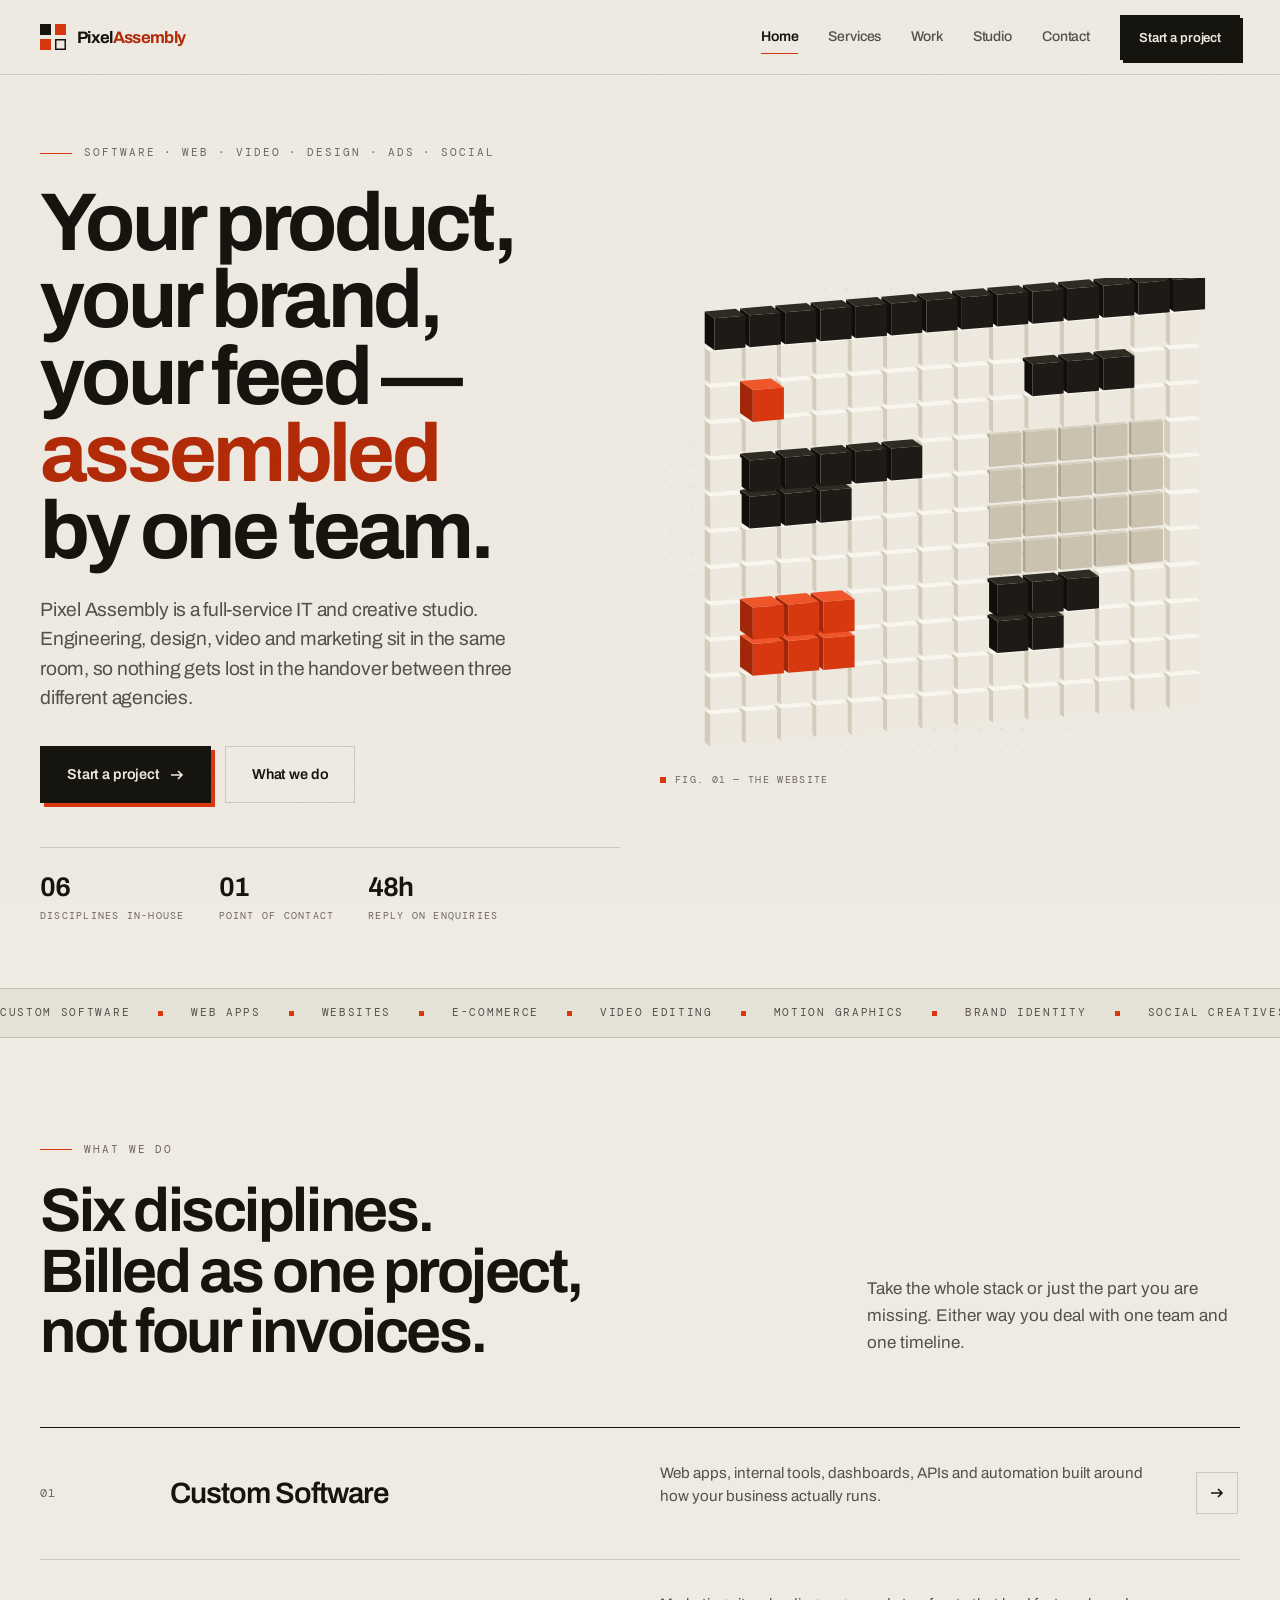
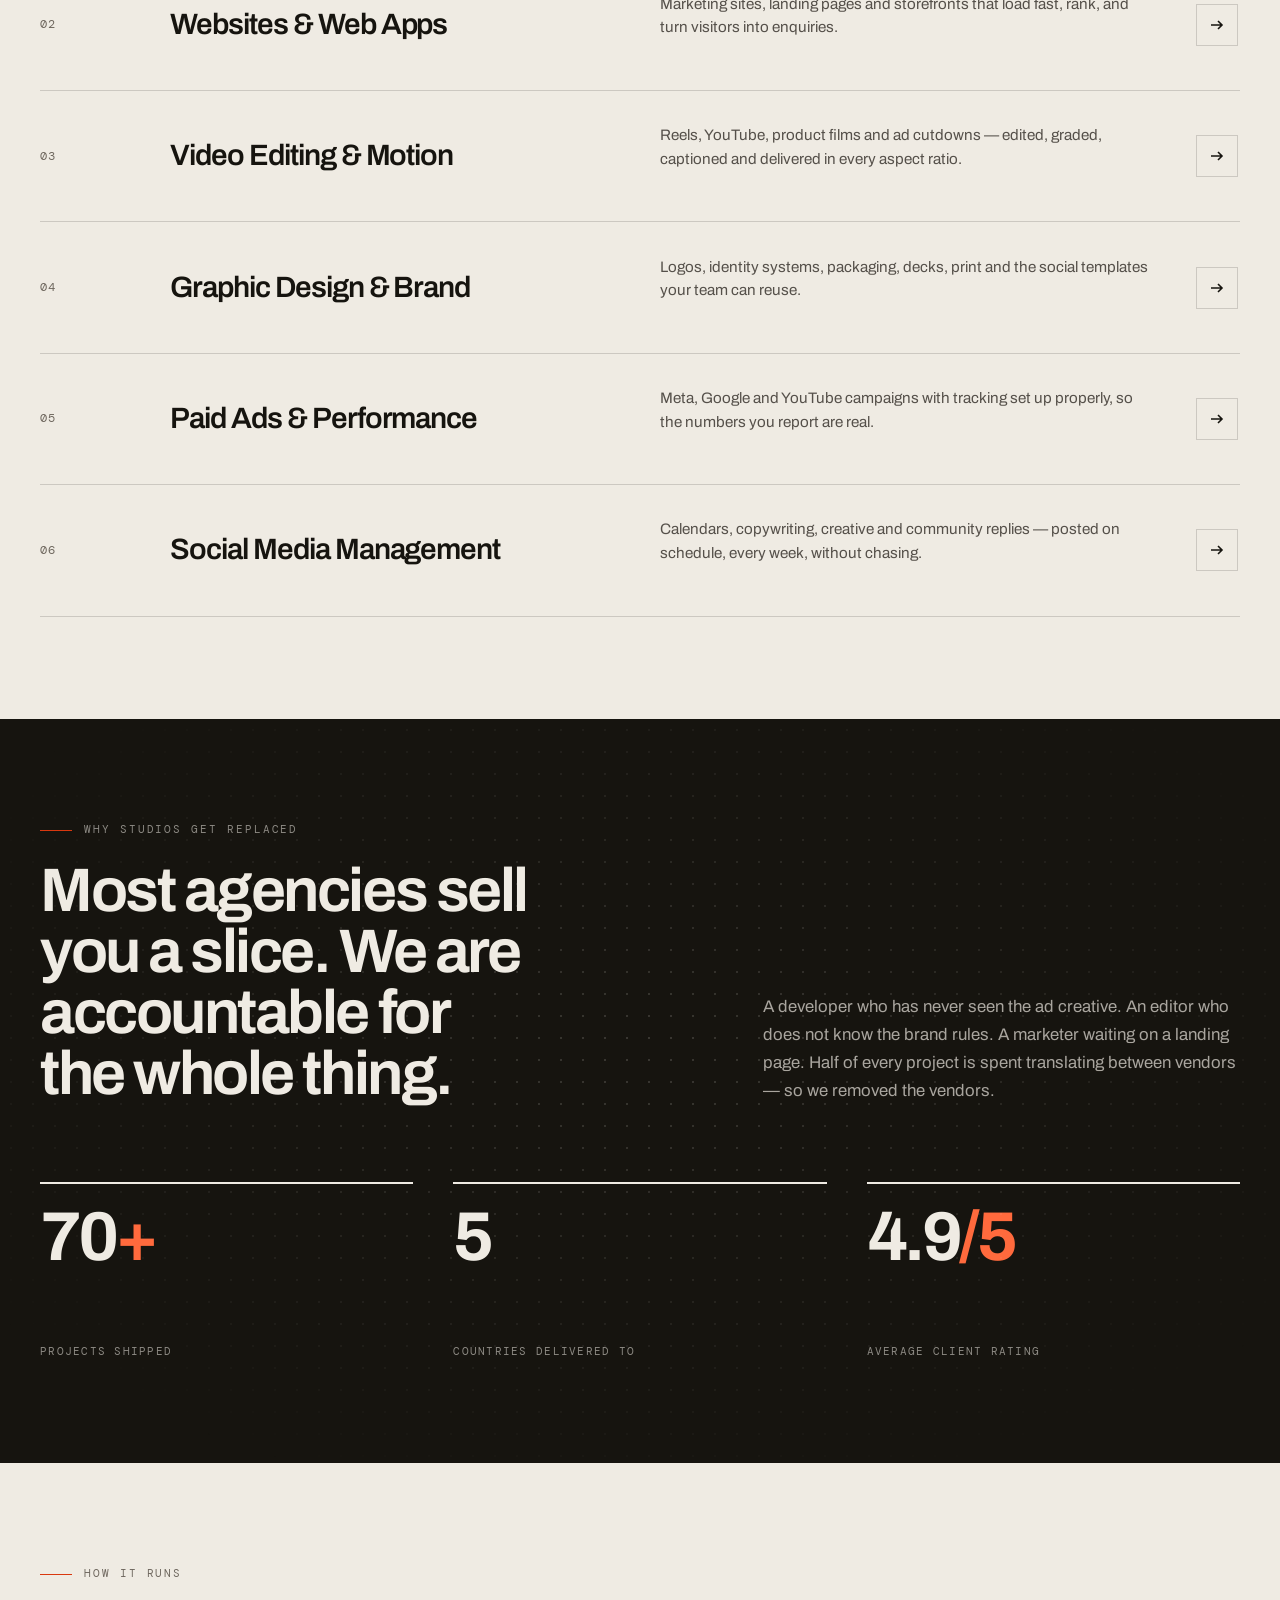
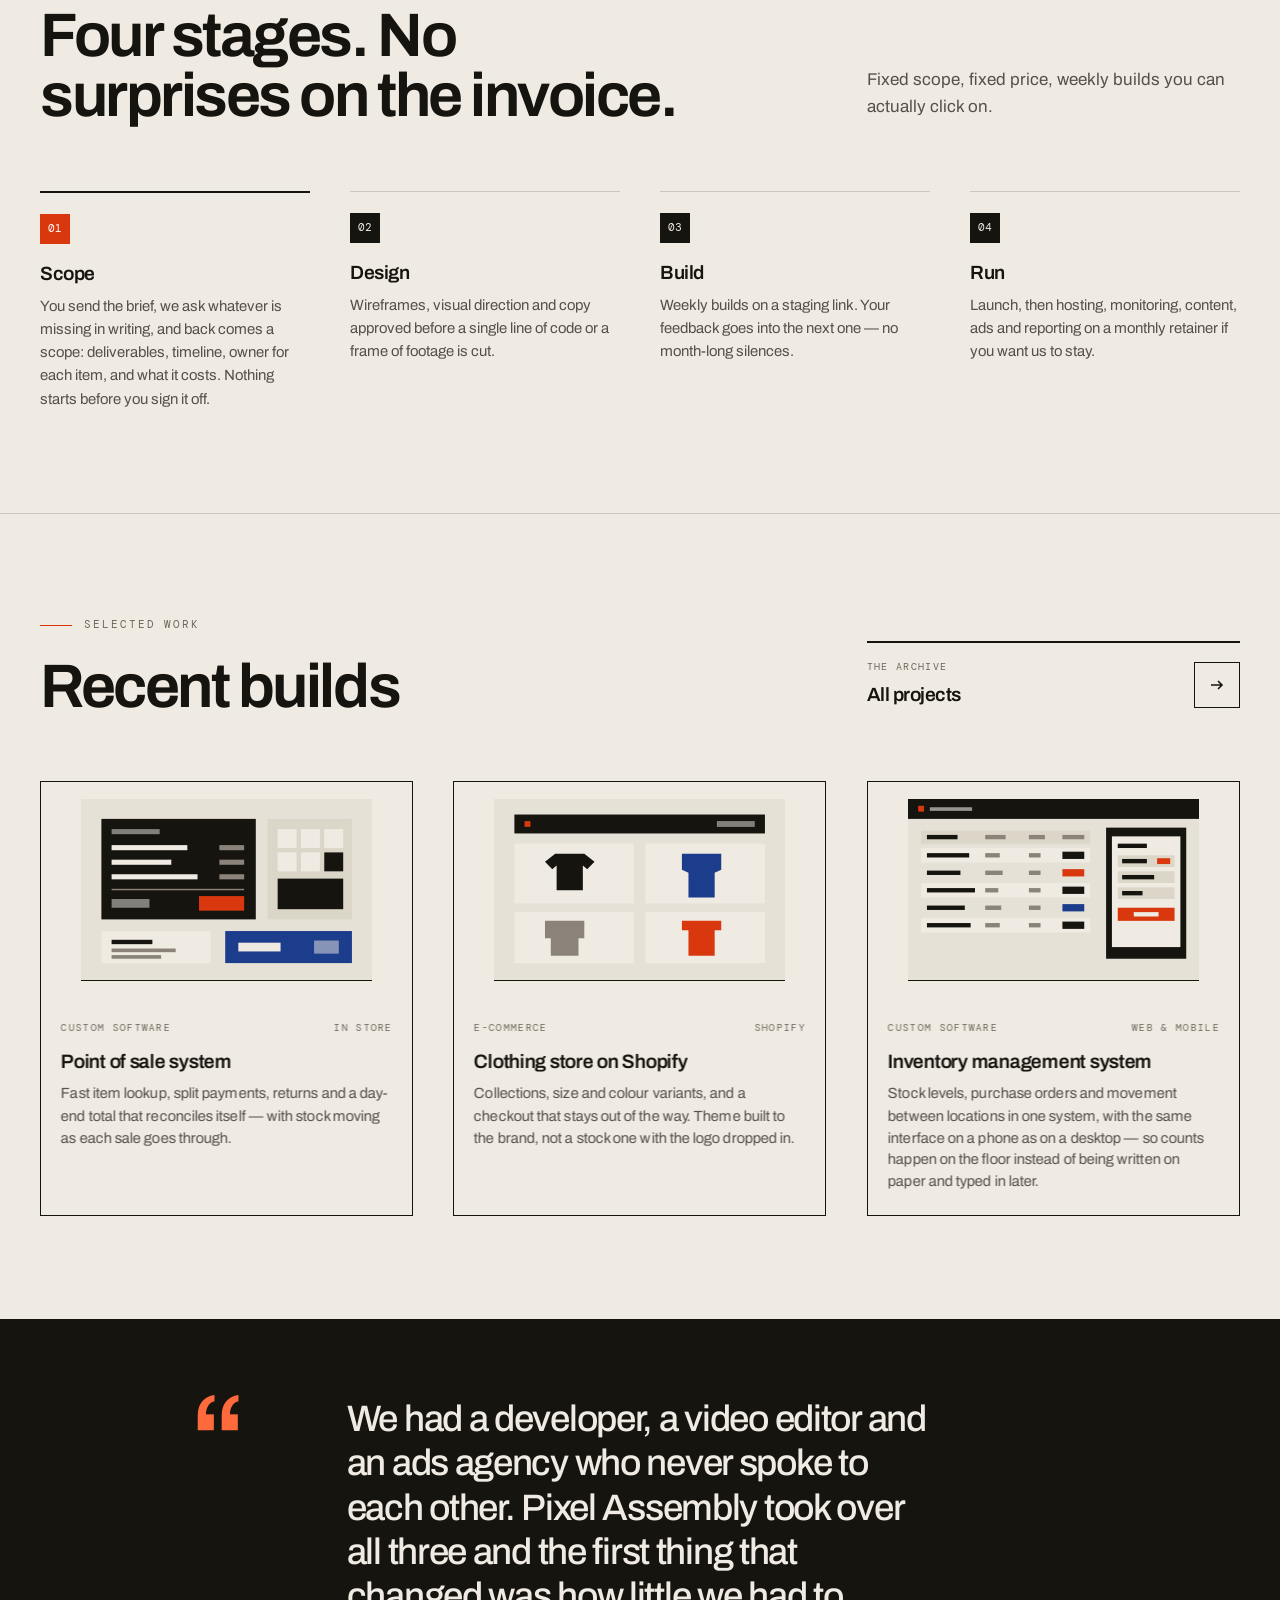
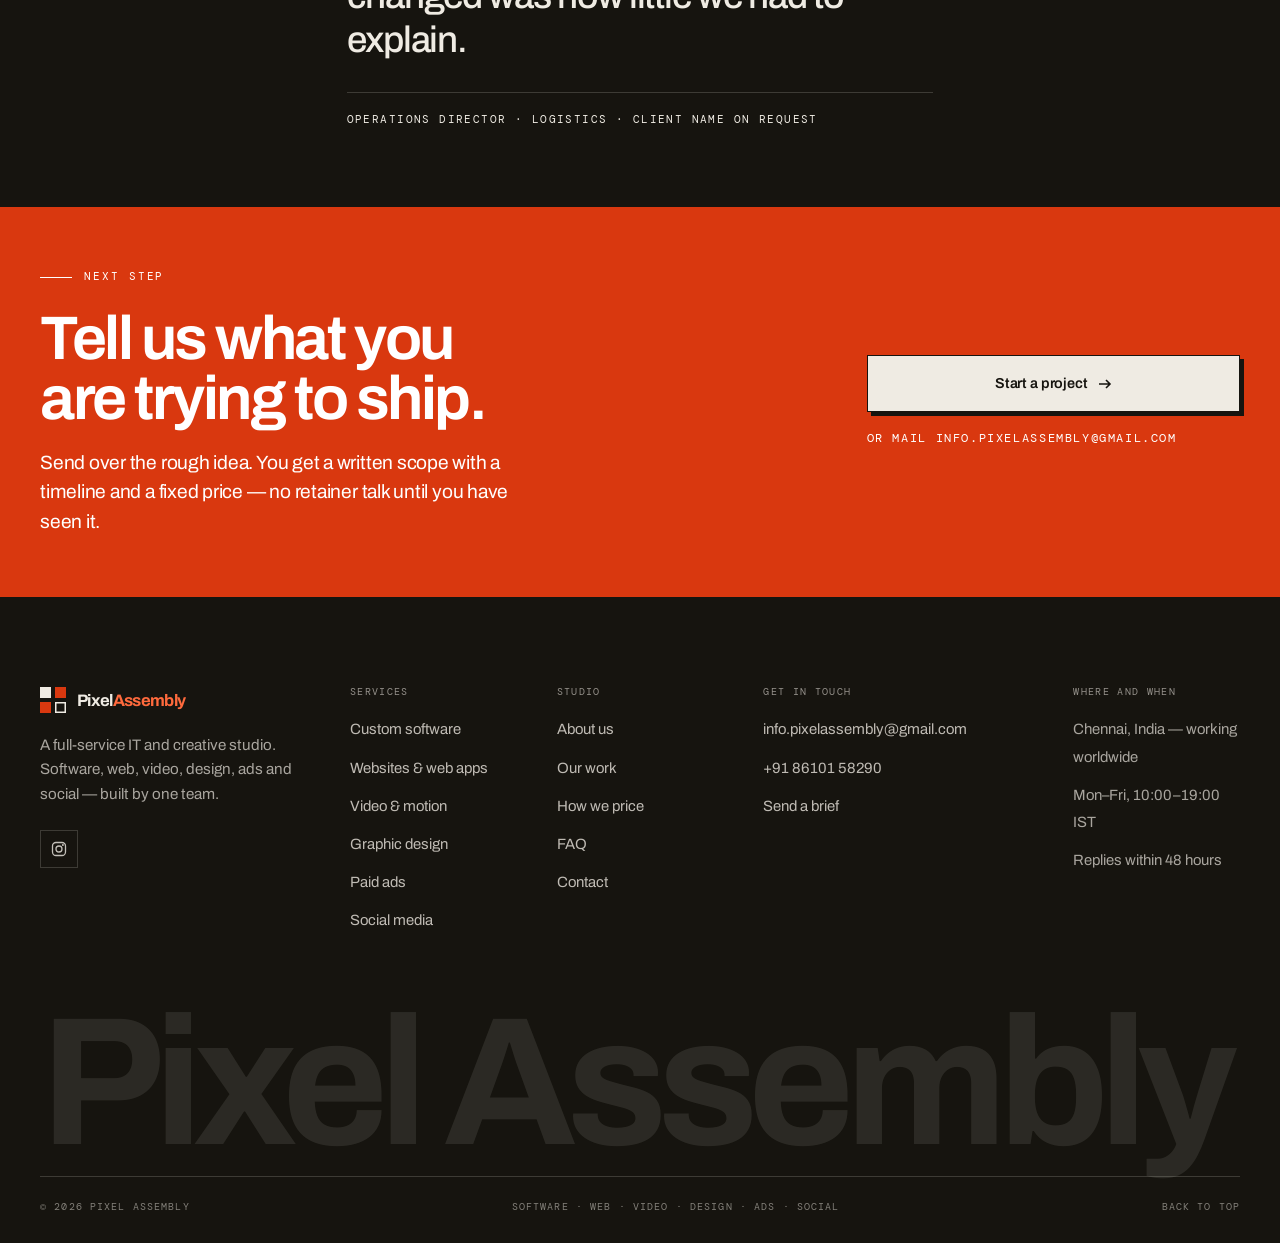
<file: index.html>
<!doctype html>
<html lang="en">
<head>
<meta charset="utf-8">
<meta name="viewport" content="width=device-width, initial-scale=1">
<title>Pixel Assembly — Software, Websites, Video, Design &amp; Ads</title>
<meta name="description" content="Pixel Assembly is a full-service IT and creative studio: custom software, websites, video editing, graphic design, paid ads and social media management — one team, one point of contact.">
<link rel="canonical" href="https://pixelassembly.studio/">
<meta name="theme-color" content="#efebe3">

<meta property="og:type" content="website">
<meta property="og:site_name" content="Pixel Assembly">
<meta property="og:title" content="Pixel Assembly — Software, Websites, Video, Design &amp; Ads">
<meta property="og:description" content="Custom software, websites, video, design, ads and social — handled by one team, so nothing gets lost between agencies.">
<meta property="og:url" content="https://pixelassembly.studio/">
<meta name="twitter:card" content="summary_large_image">

<link rel="icon" href="assets/img/favicon.svg" type="image/svg+xml">
<link rel="preconnect" href="https://fonts.googleapis.com">
<link rel="preconnect" href="https://fonts.gstatic.com" crossorigin>
<link rel="stylesheet" href="https://fonts.googleapis.com/css2?family=Archivo:ital,wght@0,100..900;1,100..900&family=DM+Mono:wght@400;500&display=swap">
<link rel="stylesheet" href="assets/css/styles.css">

<script type="application/ld+json">
{
  "@context": "https://schema.org",
  "@type": "ProfessionalService",
  "name": "Pixel Assembly",
  "description": "Full-service IT and creative studio: custom software, websites, video editing, graphic design, paid advertising and social media management.",
  "url": "https://pixelassembly.studio/",
  "email": "info.pixelassembly@gmail.com",
  "telephone": "+91-86101-58290",
  "address": {
    "@type": "PostalAddress",
    "addressLocality": "Chennai",
    "addressRegion": "Tamil Nadu",
    "addressCountry": "IN"
  },
  "areaServed": "Worldwide",
  "makesOffer": [
    { "@type": "Offer", "itemOffered": { "@type": "Service", "name": "Custom software development" } },
    { "@type": "Offer", "itemOffered": { "@type": "Service", "name": "Website design and development" } },
    { "@type": "Offer", "itemOffered": { "@type": "Service", "name": "Video editing and motion graphics" } },
    { "@type": "Offer", "itemOffered": { "@type": "Service", "name": "Graphic design and brand identity" } },
    { "@type": "Offer", "itemOffered": { "@type": "Service", "name": "Paid advertising and performance marketing" } },
    { "@type": "Offer", "itemOffered": { "@type": "Service", "name": "Social media management" } }
  ]
}
</script>
</head>
<body>
<a class="skip" href="#main">Skip to content</a>

<!-- ============================================================ header -->
<header class="hdr">
  <div class="container hdr__in">
    <a class="brand" href="index.html" aria-label="Pixel Assembly — home">
      <svg class="brand__mark" viewBox="0 0 26 26" aria-hidden="true">
        <rect width="11" height="11" fill="#16140F"/>
        <rect x="15" width="11" height="11" fill="#D9380F"/>
        <rect y="15" width="11" height="11" fill="#D9380F"/>
        <rect x="15.75" y="15.75" width="9.5" height="9.5" fill="none" stroke="#16140F" stroke-width="1.5"/>
      </svg>
      <span class="brand__txt">Pixel<span>Assembly</span></span>
    </a>

    <nav class="nav" id="nav" aria-label="Primary">
      <a href="index.html" aria-current="page">Home</a>
      <a href="services.html">Services</a>
      <a href="work.html">Work</a>
      <a href="about.html">Studio</a>
      <a href="contact.html">Contact</a>
      <a class="btn btn--solid btn--sm" href="contact.html">Start a project</a>
    </nav>

    <button class="burger" id="burger" type="button" aria-expanded="false" aria-controls="nav" aria-label="Open menu">
      <span></span><span></span><span></span>
    </button>
  </div>
</header>

<main id="main">

  <!-- ========================================================== hero -->
  <section class="hero">
    <div class="container hero__grid">
      <div class="hero__copy">
        <p class="eyebrow">Software &middot; Web &middot; Video &middot; Design &middot; Ads &middot; Social</p>
        <h1 class="d1 balance">Your product, your brand, your feed &mdash; <em>assembled</em> by one team.</h1>
        <p class="lede hero__lede">Pixel Assembly is a full-service IT and creative studio. Engineering, design, video and marketing sit in the same room, so nothing gets lost in the handover between three different agencies.</p>

        <div class="btn-row">
          <a class="btn btn--solid" href="contact.html">
            Start a project
            <svg width="14" height="14" viewBox="0 0 14 14" fill="none" aria-hidden="true"><path d="M1 7h11M8 3l4 4-4 4" stroke="currentColor" stroke-width="1.6"/></svg>
          </a>
          <a class="btn btn--ghost" href="services.html">What we do</a>
        </div>

        <div class="hero__meta">
          <div><b>06</b><span>Disciplines in-house</span></div>
          <div><b>01</b><span>Point of contact</span></div>
          <div><b>48h</b><span>Reply on enquiries</span></div>
        </div>
      </div>

      <div class="hero__stage">
        <div class="dots" aria-hidden="true"></div>
        <!-- A lattice of cubes that rises into the things a client ends up
             with — their site, their brand, their feed, an edit, a campaign,
             the build underneath — then re-forms into the next. Drawn by
             assets/js/main.js; the figure maps are at the top of that file. -->
        <div class="stage3d" aria-hidden="true">
          <canvas class="stage3d__cv" id="assembly"></canvas>
        </div>
        <p class="stage3d__cap" id="assembly-cap" aria-hidden="true">Fig. 01 &mdash; the website</p>
      </div>
    </div>
  </section>

  <!-- ======================================================== ticker -->
  <div class="ticker" aria-hidden="true">
    <div class="ticker__track">
      <div class="ticker__set">
        <span class="ticker__item">Custom software</span>
        <span class="ticker__item">Web apps</span>
        <span class="ticker__item">Websites</span>
        <span class="ticker__item">E-commerce</span>
        <span class="ticker__item">Video editing</span>
        <span class="ticker__item">Motion graphics</span>
        <span class="ticker__item">Brand identity</span>
        <span class="ticker__item">Social creatives</span>
        <span class="ticker__item">Meta ads</span>
        <span class="ticker__item">Google ads</span>
        <span class="ticker__item">SEO</span>
        <span class="ticker__item">Content calendars</span>
        <span class="ticker__item">UI / UX</span>
        <span class="ticker__item">Mobile apps</span>
        <span class="ticker__item">API integrations</span>
        <span class="ticker__item">Automation</span>
      </div>
    </div>
  </div>

  <!-- ===================================================== what we do -->
  <section class="sect" id="services">
    <div class="container">
      <div class="sect-head" data-reveal>
        <div class="sect-head__title">
          <p class="eyebrow">What we do</p>
          <h2 class="d2 balance">Six disciplines. Billed as one project, not four invoices.</h2>
        </div>
        <div class="sect-head__aside">
          <p class="soft">Take the whole stack or just the part you are missing. Either way you deal with one team and one timeline.</p>
        </div>
      </div>

      <ol class="ledger" data-reveal>
        <li class="ledger__row">
          <span class="ledger__num">01</span>
          <h3 class="ledger__name">Custom Software</h3>
          <p class="ledger__desc">Web apps, internal tools, dashboards, APIs and automation built around how your business actually runs.</p>
          <a class="ledger__go" href="services.html#software" aria-label="Custom software">
            <svg width="14" height="14" viewBox="0 0 14 14" fill="none" aria-hidden="true"><path d="M1 7h11M8 3l4 4-4 4" stroke="currentColor" stroke-width="1.6"/></svg>
          </a>
        </li>
        <li class="ledger__row">
          <span class="ledger__num">02</span>
          <h3 class="ledger__name">Websites &amp; Web Apps</h3>
          <p class="ledger__desc">Marketing sites, landing pages and storefronts that load fast, rank, and turn visitors into enquiries.</p>
          <a class="ledger__go" href="services.html#web" aria-label="Websites and web apps">
            <svg width="14" height="14" viewBox="0 0 14 14" fill="none" aria-hidden="true"><path d="M1 7h11M8 3l4 4-4 4" stroke="currentColor" stroke-width="1.6"/></svg>
          </a>
        </li>
        <li class="ledger__row">
          <span class="ledger__num">03</span>
          <h3 class="ledger__name">Video Editing &amp; Motion</h3>
          <p class="ledger__desc">Reels, YouTube, product films and ad cutdowns &mdash; edited, graded, captioned and delivered in every aspect ratio.</p>
          <a class="ledger__go" href="services.html#video" aria-label="Video editing and motion">
            <svg width="14" height="14" viewBox="0 0 14 14" fill="none" aria-hidden="true"><path d="M1 7h11M8 3l4 4-4 4" stroke="currentColor" stroke-width="1.6"/></svg>
          </a>
        </li>
        <li class="ledger__row">
          <span class="ledger__num">04</span>
          <h3 class="ledger__name">Graphic Design &amp; Brand</h3>
          <p class="ledger__desc">Logos, identity systems, packaging, decks, print and the social templates your team can reuse.</p>
          <a class="ledger__go" href="services.html#design" aria-label="Graphic design and brand">
            <svg width="14" height="14" viewBox="0 0 14 14" fill="none" aria-hidden="true"><path d="M1 7h11M8 3l4 4-4 4" stroke="currentColor" stroke-width="1.6"/></svg>
          </a>
        </li>
        <li class="ledger__row">
          <span class="ledger__num">05</span>
          <h3 class="ledger__name">Paid Ads &amp; Performance</h3>
          <p class="ledger__desc">Meta, Google and YouTube campaigns with tracking set up properly, so the numbers you report are real.</p>
          <a class="ledger__go" href="services.html#ads" aria-label="Paid ads and performance">
            <svg width="14" height="14" viewBox="0 0 14 14" fill="none" aria-hidden="true"><path d="M1 7h11M8 3l4 4-4 4" stroke="currentColor" stroke-width="1.6"/></svg>
          </a>
        </li>
        <li class="ledger__row">
          <span class="ledger__num">06</span>
          <h3 class="ledger__name">Social Media Management</h3>
          <p class="ledger__desc">Calendars, copywriting, creative and community replies &mdash; posted on schedule, every week, without chasing.</p>
          <a class="ledger__go" href="services.html#social" aria-label="Social media management">
            <svg width="14" height="14" viewBox="0 0 14 14" fill="none" aria-hidden="true"><path d="M1 7h11M8 3l4 4-4 4" stroke="currentColor" stroke-width="1.6"/></svg>
          </a>
        </li>
      </ol>
    </div>
  </section>

  <!-- ====================================================== studio/stats -->
  <section class="sect inv">
    <div class="dots" aria-hidden="true"></div>
    <div class="container">
      <div class="grid" style="align-items:end" data-reveal>
        <div style="grid-column:1/7">
          <p class="eyebrow">Why studios get replaced</p>
          <h2 class="d2 balance">Most agencies sell you a slice. We are accountable for the whole thing.</h2>
        </div>
        <div style="grid-column:8/13">
          <p class="body-lg">A developer who has never seen the ad creative. An editor who does not know the brand rules. A marketer waiting on a landing page. Half of every project is spent translating between vendors &mdash; so we removed the vendors.</p>
        </div>
      </div>

      <!-- PLACEHOLDER FIGURES — replace with your real numbers before launch -->
      <div class="stats stats--3" style="margin-top:clamp(48px,6vw,86px)" data-reveal>
        <div class="stats__cell">
          <p class="stats__n"><span data-count="70">0</span><i>+</i></p>
          <p class="stats__l">Projects shipped</p>
        </div>
        <div class="stats__cell">
          <p class="stats__n"><span data-count="5">0</span></p>
          <p class="stats__l">Countries delivered to</p>
        </div>
        <div class="stats__cell">
          <p class="stats__n"><span data-count="4.9" data-dec="1">0</span><i>/5</i></p>
          <p class="stats__l">Average client rating</p>
        </div>
      </div>
    </div>
  </section>

  <!-- ======================================================= process -->
  <section class="sect">
    <div class="container">
      <div class="sect-head" data-reveal>
        <div class="sect-head__title">
          <p class="eyebrow">How it runs</p>
          <h2 class="d2 balance">Four stages. No surprises on the invoice.</h2>
        </div>
        <div class="sect-head__aside">
          <p class="soft">Fixed scope, fixed price, weekly builds you can actually click on.</p>
        </div>
      </div>

      <div class="track" data-reveal>
        <div class="track__step">
          <span class="track__k">01</span>
          <h3 class="d4">Scope</h3>
          <p>You send the brief, we ask whatever is missing in writing, and back comes a scope: deliverables, timeline, owner for each item, and what it costs. Nothing starts before you sign it off.</p>
        </div>
        <div class="track__step">
          <span class="track__k">02</span>
          <h3 class="d4">Design</h3>
          <p>Wireframes, visual direction and copy approved before a single line of code or a frame of footage is cut.</p>
        </div>
        <div class="track__step">
          <span class="track__k">03</span>
          <h3 class="d4">Build</h3>
          <p>Weekly builds on a staging link. Your feedback goes into the next one &mdash; no month-long silences.</p>
        </div>
        <div class="track__step">
          <span class="track__k">04</span>
          <h3 class="d4">Run</h3>
          <p>Launch, then hosting, monitoring, content, ads and reporting on a monthly retainer if you want us to stay.</p>
        </div>
      </div>
    </div>
  </section>

  <!-- ==================================================== selected work -->
  <section class="sect sect-rule">
    <div class="container">
      <div class="sect-head" data-reveal>
        <div class="sect-head__title">
          <p class="eyebrow">Selected work</p>
          <h2 class="d2 balance">Recent builds</h2>
        </div>
        <div class="sect-head__aside">
          <a class="more" href="work.html">
            <span class="more__k">The archive</span>
            <span class="more__t">All projects</span>
            <span class="more__i" aria-hidden="true">
              <svg width="14" height="14" viewBox="0 0 14 14" fill="none"><path d="M1 7h11M8 3l4 4-4 4" stroke="currentColor" stroke-width="1.6"/></svg>
            </span>
          </a>
        </div>
      </div>

      <!-- Three of the builds from work.html. Keep them in step with that page. -->
      <div class="work">
        <article class="work__item tilt" data-tilt="8" data-reveal>
          <a class="card tilt__in" href="work.html">
            <figure class="card__fig card--wide" style="aspect-ratio:16/10">
              <svg viewBox="0 0 400 250" preserveAspectRatio="xMidYMid slice" aria-hidden="true" style="width:100%;height:100%">
                <rect width="400" height="250" fill="#E6E1D7"/>
                <rect x="28" y="28" width="212" height="138" fill="#16140F"/>
                <rect x="42" y="42" width="66" height="7" fill="#EFEBE3" opacity=".5"/>
                <rect x="42" y="64" width="104" height="7" fill="#EFEBE3"/>
                <rect x="190" y="64" width="34" height="7" fill="#8B8379"/>
                <rect x="42" y="84" width="82" height="7" fill="#EFEBE3"/>
                <rect x="190" y="84" width="34" height="7" fill="#8B8379"/>
                <rect x="42" y="104" width="118" height="7" fill="#EFEBE3"/>
                <rect x="190" y="104" width="34" height="7" fill="#8B8379"/>
                <rect x="42" y="124" width="182" height="2" fill="#8B8379"/>
                <rect x="42" y="138" width="52" height="12" fill="#EFEBE3" opacity=".5"/>
                <rect x="162" y="134" width="62" height="20" fill="#D9380F"/>
                <rect x="256" y="28" width="116" height="138" fill="#DCD6C9"/>
                <rect x="270" y="42" width="26" height="26" fill="#EFEBE3"/>
                <rect x="302" y="42" width="26" height="26" fill="#EFEBE3"/>
                <rect x="334" y="42" width="26" height="26" fill="#EFEBE3"/>
                <rect x="270" y="74" width="26" height="26" fill="#EFEBE3"/>
                <rect x="302" y="74" width="26" height="26" fill="#EFEBE3"/>
                <rect x="334" y="74" width="26" height="26" fill="#16140F"/>
                <rect x="270" y="110" width="90" height="42" fill="#16140F"/>
                <rect x="28" y="182" width="150" height="44" fill="#EFEBE3"/>
                <rect x="42" y="194" width="56" height="6" fill="#16140F"/>
                <rect x="42" y="206" width="88" height="5" fill="#8B8379"/>
                <rect x="42" y="215" width="68" height="5" fill="#8B8379"/>
                <rect x="198" y="182" width="174" height="44" fill="#1C3C8C"/>
                <rect x="216" y="198" width="58" height="12" fill="#EFEBE3"/>
                <rect x="320" y="195" width="34" height="18" fill="#EFEBE3" opacity=".5"/>
              </svg>
            </figure>
            <div class="card__body tilt__pop--deep">
              <div class="card__meta"><span>Custom software</span><span>In store</span></div>
              <h3 class="d4">Point of sale system</h3>
              <p class="measure">Fast item lookup, split payments, returns and a day-end total that reconciles itself &mdash; with stock moving as each sale goes through.</p>
            </div>
          </a>
        </article>

        <article class="work__item tilt" data-tilt="8" data-reveal data-delay="1">
          <a class="card tilt__in" href="work.html">
            <figure class="card__fig card--wide" style="aspect-ratio:16/10">
              <svg viewBox="0 0 400 250" preserveAspectRatio="xMidYMid slice" aria-hidden="true" style="width:100%;height:100%">
                <rect width="400" height="250" fill="#E6E1D7"/>
                <rect x="28" y="22" width="344" height="26" fill="#16140F"/>
                <rect x="42" y="31" width="8" height="8" fill="#D9380F"/>
                <rect x="306" y="31" width="52" height="8" fill="#EFEBE3" opacity=".5"/>
                <rect x="28" y="62" width="164" height="82" fill="#EFEBE3"/>
                <path d="M84 76h40l14 11-10 10-6-5v34H86V92l-6 5-10-10z" fill="#16140F"/>
                <rect x="208" y="62" width="164" height="82" fill="#EFEBE3"/>
                <path d="M258 76h54v22l-9 4v34h-36V102l-9-4z" fill="#1C3C8C"/>
                <rect x="28" y="156" width="164" height="70" fill="#EFEBE3"/>
                <path d="M70 168h54v24h-8v24H78v-24h-8z" fill="#8B8379"/>
                <rect x="208" y="156" width="164" height="70" fill="#EFEBE3"/>
                <path d="M258 168h54v13h-9v35h-36v-35h-9z" fill="#D9380F"/>
              </svg>
            </figure>
            <div class="card__body tilt__pop--deep">
              <div class="card__meta"><span>E-commerce</span><span>Shopify</span></div>
              <h3 class="d4">Clothing store on Shopify</h3>
              <p class="measure">Collections, size and colour variants, and a checkout that stays out of the way. Theme built to the brand, not a stock one with the logo dropped in.</p>
            </div>
          </a>
        </article>

        <article class="work__item tilt" data-tilt="8" data-reveal data-delay="2">
          <a class="card tilt__in" href="work.html">
            <figure class="card__fig card--wide" style="aspect-ratio:16/10">
              <svg viewBox="0 0 400 250" preserveAspectRatio="xMidYMid slice" aria-hidden="true" style="width:100%;height:100%">
                <rect width="400" height="250" fill="#E6E1D7"/>
                <rect width="400" height="28" fill="#16140F"/>
                <rect x="14" y="10" width="8" height="8" fill="#D9380F"/>
                <rect x="30" y="12" width="58" height="5" fill="#EFEBE3" opacity=".6"/>
                <rect x="18" y="44" width="232" height="18" fill="#DCD6C9"/>
                <rect x="26" y="50" width="42" height="6" fill="#16140F"/>
                <rect x="106" y="50" width="28" height="6" fill="#8B8379"/>
                <rect x="166" y="50" width="22" height="6" fill="#8B8379"/>
                <rect x="212" y="50" width="30" height="6" fill="#8B8379"/>
                <rect x="18" y="68" width="232" height="20" fill="#EFEBE3"/>
                <rect x="26" y="75" width="58" height="6" fill="#16140F"/>
                <rect x="106" y="75" width="20" height="6" fill="#8B8379"/>
                <rect x="166" y="75" width="16" height="6" fill="#8B8379"/>
                <rect x="212" y="73" width="30" height="10" fill="#16140F"/>
                <rect x="26" y="99" width="46" height="6" fill="#16140F"/>
                <rect x="106" y="99" width="24" height="6" fill="#8B8379"/>
                <rect x="166" y="99" width="16" height="6" fill="#8B8379"/>
                <rect x="212" y="97" width="30" height="10" fill="#D9380F"/>
                <rect x="18" y="116" width="232" height="20" fill="#EFEBE3"/>
                <rect x="26" y="123" width="66" height="6" fill="#16140F"/>
                <rect x="106" y="123" width="18" height="6" fill="#8B8379"/>
                <rect x="166" y="123" width="16" height="6" fill="#8B8379"/>
                <rect x="212" y="121" width="30" height="10" fill="#16140F"/>
                <rect x="26" y="147" width="52" height="6" fill="#16140F"/>
                <rect x="106" y="147" width="22" height="6" fill="#8B8379"/>
                <rect x="166" y="147" width="16" height="6" fill="#8B8379"/>
                <rect x="212" y="145" width="30" height="10" fill="#1C3C8C"/>
                <rect x="18" y="164" width="232" height="20" fill="#EFEBE3"/>
                <rect x="26" y="171" width="60" height="6" fill="#16140F"/>
                <rect x="106" y="171" width="20" height="6" fill="#8B8379"/>
                <rect x="166" y="171" width="16" height="6" fill="#8B8379"/>
                <rect x="212" y="169" width="30" height="10" fill="#16140F"/>
                <rect x="272" y="40" width="110" height="180" fill="#16140F"/>
                <rect x="280" y="52" width="94" height="152" fill="#EFEBE3"/>
                <rect x="288" y="62" width="40" height="6" fill="#16140F"/>
                <rect x="288" y="78" width="78" height="16" fill="#DCD6C9"/>
                <rect x="294" y="83" width="34" height="6" fill="#16140F"/>
                <rect x="342" y="82" width="18" height="8" fill="#D9380F"/>
                <rect x="288" y="100" width="78" height="16" fill="#DCD6C9"/>
                <rect x="294" y="105" width="44" height="6" fill="#16140F"/>
                <rect x="288" y="122" width="78" height="16" fill="#DCD6C9"/>
                <rect x="294" y="127" width="28" height="6" fill="#16140F"/>
                <rect x="288" y="150" width="78" height="18" fill="#D9380F"/>
                <rect x="310" y="156" width="34" height="6" fill="#EFEBE3"/>
              </svg>
            </figure>
            <div class="card__body tilt__pop--deep">
              <div class="card__meta"><span>Custom software</span><span>Web &amp; mobile</span></div>
              <h3 class="d4">Inventory management system</h3>
              <p class="measure">Stock levels, purchase orders and movement between locations in one system, with the same interface on a phone as on a desktop &mdash; so counts happen on the floor instead of being written on paper and typed in later.</p>
            </div>
          </a>
        </article>
      </div>
    </div>
  </section>

  <!-- ========================================================= quote -->
  <section class="sect-sm inv">
    <div class="container container-tight">
      <!-- PLACEHOLDER TESTIMONIAL — replace with a real, approved quote -->
      <figure class="quote" data-reveal>
        <div class="quote__mark" aria-hidden="true">&ldquo;</div>
        <div class="quote__body">
          <blockquote>We had a developer, a video editor and an ads agency who never spoke to each other. Pixel Assembly took over all three and the first thing that changed was how little we had to explain.</blockquote>
          <figcaption>Operations Director &middot; Logistics &middot; Client name on request</figcaption>
        </div>
      </figure>
    </div>
  </section>

  <!-- =========================================================== cta -->
  <section class="sect-sm band-flame">
    <div class="container">
      <div class="grid" style="align-items:center">
        <div style="grid-column:1/8">
          <p class="eyebrow">Next step</p>
          <h2 class="d2 balance">Tell us what you are trying to ship.</h2>
          <p class="lede" style="margin-top:18px;max-width:46ch">Send over the rough idea. You get a written scope with a timeline and a fixed price &mdash; no retainer talk until you have seen it.</p>
        </div>
        <div style="grid-column:9/13">
          <a class="btn" href="contact.html" style="width:100%;justify-content:center">
            Start a project
            <svg width="14" height="14" viewBox="0 0 14 14" fill="none" aria-hidden="true"><path d="M1 7h11M8 3l4 4-4 4" stroke="currentColor" stroke-width="1.6"/></svg>
          </a>
          <p class="mono" style="margin-top:18px">Or mail info.pixelassembly@gmail.com</p>
        </div>
      </div>
    </div>
  </section>

</main>

<!-- ============================================================ footer -->
<footer class="ftr inv">
  <div class="container">
    <div class="ftr__top">
      <div class="ftr__brand">
        <a class="brand" href="index.html" style="margin-bottom:20px">
          <svg class="brand__mark" viewBox="0 0 26 26" aria-hidden="true">
            <rect width="11" height="11" fill="#EFEBE3"/>
            <rect x="15" width="11" height="11" fill="#D9380F"/>
            <rect y="15" width="11" height="11" fill="#D9380F"/>
            <rect x="15.75" y="15.75" width="9.5" height="9.5" fill="none" stroke="#EFEBE3" stroke-width="1.5"/>
          </svg>
          <span class="brand__txt" style="color:var(--paper)">Pixel<span>Assembly</span></span>
        </a>
        <p class="soft" style="max-width:34ch;font-size:.95rem">A full-service IT and creative studio. Software, web, video, design, ads and social &mdash; built by one team.</p>
        <div class="ftr__social">
          <a href="https://www.instagram.com/pixel.assembly_/" target="_blank" rel="noopener" aria-label="Instagram"><svg width="16" height="16" viewBox="0 0 16 16" fill="none" aria-hidden="true"><rect x="1.5" y="1.5" width="13" height="13" rx="3.5" stroke="currentColor" stroke-width="1.3"/><circle cx="8" cy="8" r="3" stroke="currentColor" stroke-width="1.3"/><circle cx="11.9" cy="4.1" r="1" fill="currentColor"/></svg></a>
        </div>
      </div>

      <div class="ftr__col">
        <h4>Services</h4>
        <ul>
          <li><a href="services.html#software">Custom software</a></li>
          <li><a href="services.html#web">Websites &amp; web apps</a></li>
          <li><a href="services.html#video">Video &amp; motion</a></li>
          <li><a href="services.html#design">Graphic design</a></li>
          <li><a href="services.html#ads">Paid ads</a></li>
          <li><a href="services.html#social">Social media</a></li>
        </ul>
      </div>

      <div class="ftr__col">
        <h4>Studio</h4>
        <ul>
          <li><a href="about.html">About us</a></li>
          <li><a href="work.html">Our work</a></li>
          <li><a href="services.html#engagement">How we price</a></li>
          <li><a href="services.html#faq">FAQ</a></li>
          <li><a href="contact.html">Contact</a></li>
        </ul>
      </div>

      <div class="ftr__col ftr__col--wide">
        <h4>Get in touch</h4>
        <ul>
          <li><a href="mailto:info.pixelassembly@gmail.com">info.pixelassembly@gmail.com</a></li>
          <li><a href="tel:+918610158290">+91 86101 58290</a></li>
          <li><a href="contact.html">Send a brief</a></li>
        </ul>
      </div>

      <div class="ftr__col">
        <h4>Where and when</h4>
        <ul>
          <li><span class="soft" style="font-size:.93rem">Chennai, India &mdash; working worldwide</span></li>
          <li><span class="soft" style="font-size:.93rem">Mon&ndash;Fri, 10:00&ndash;19:00 IST</span></li>
          <li><span class="soft" style="font-size:.93rem">Replies within 48 hours</span></li>
        </ul>
      </div>
    </div>

    <div class="ftr__word" aria-hidden="true">Pixel&nbsp;Assembly</div>

    <div class="ftr__bar">
      <span>&copy; <span data-year>2026</span> Pixel Assembly</span>
      <span>Software &middot; Web &middot; Video &middot; Design &middot; Ads &middot; Social</span>
      <span><a href="#main">Back to top</a></span>
    </div>
  </div>
</footer>

<script src="assets/js/main.js" defer></script>
</body>
</html>
</file>
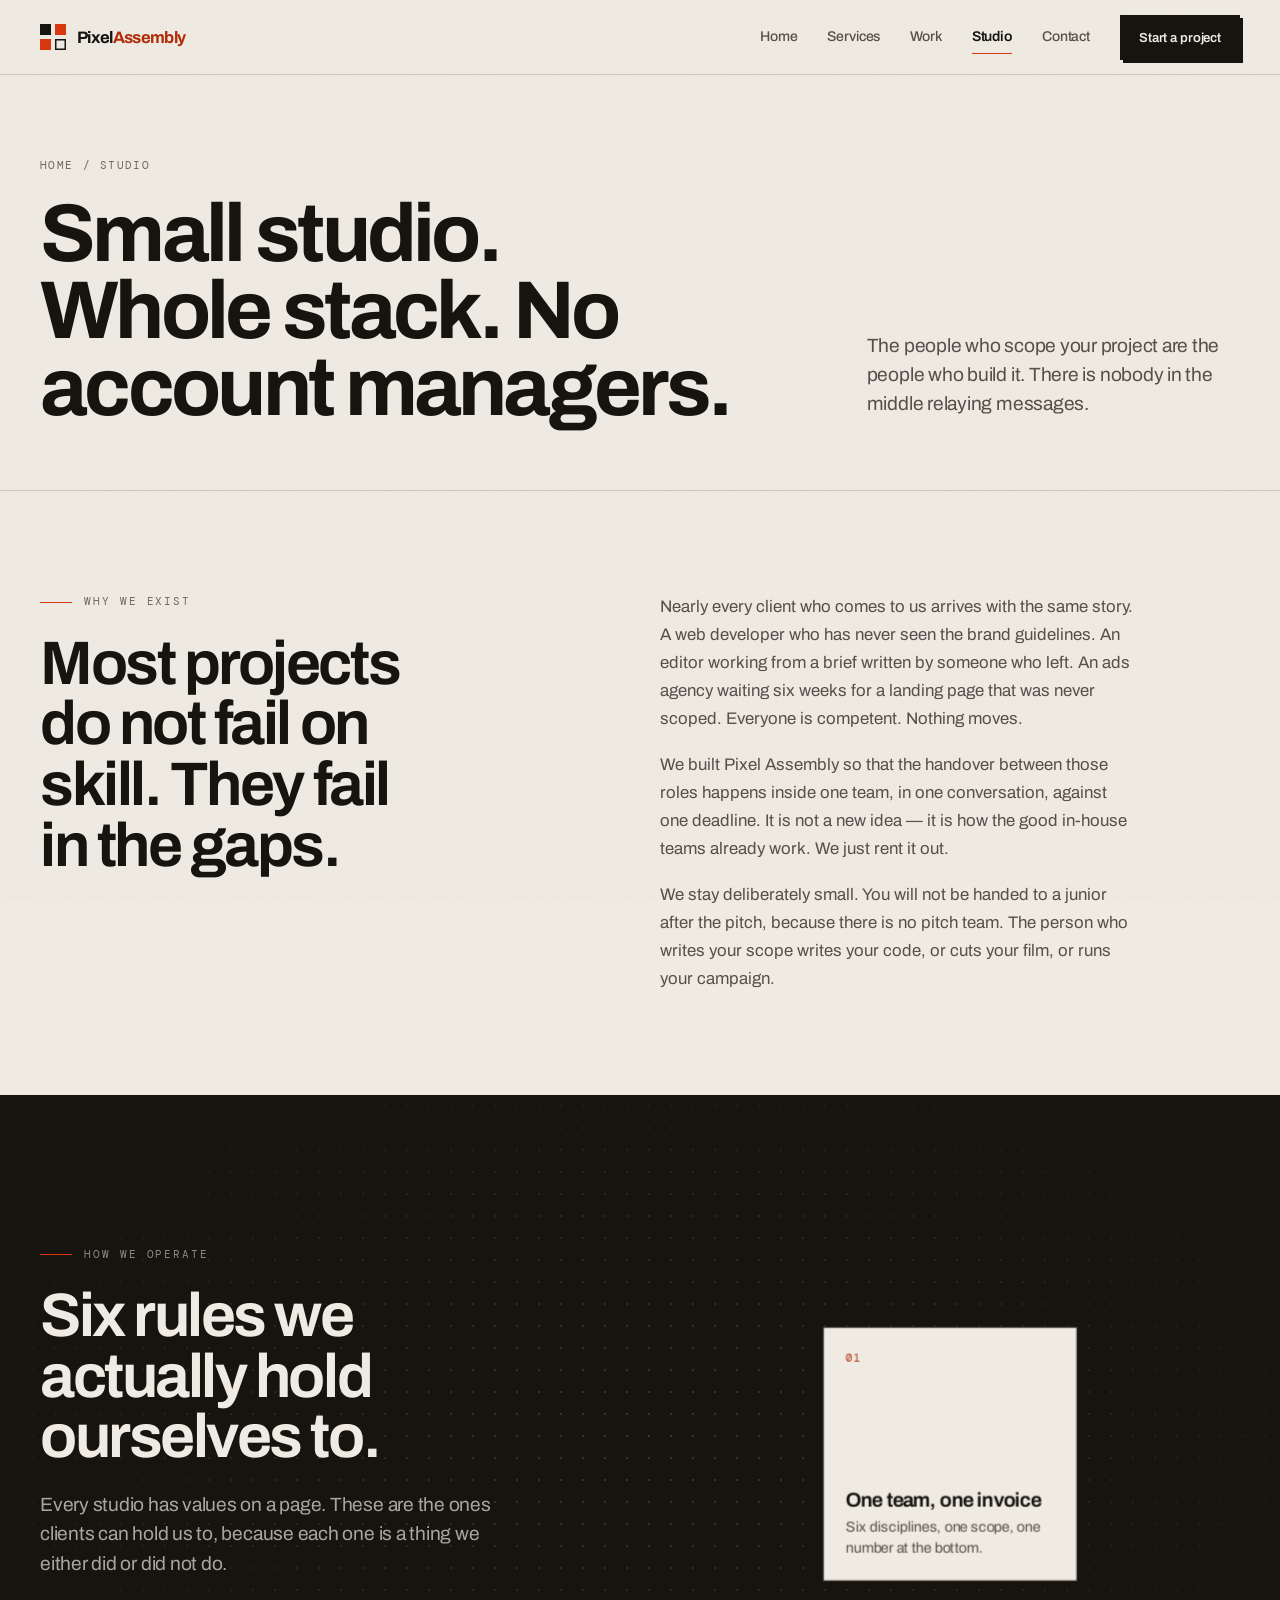
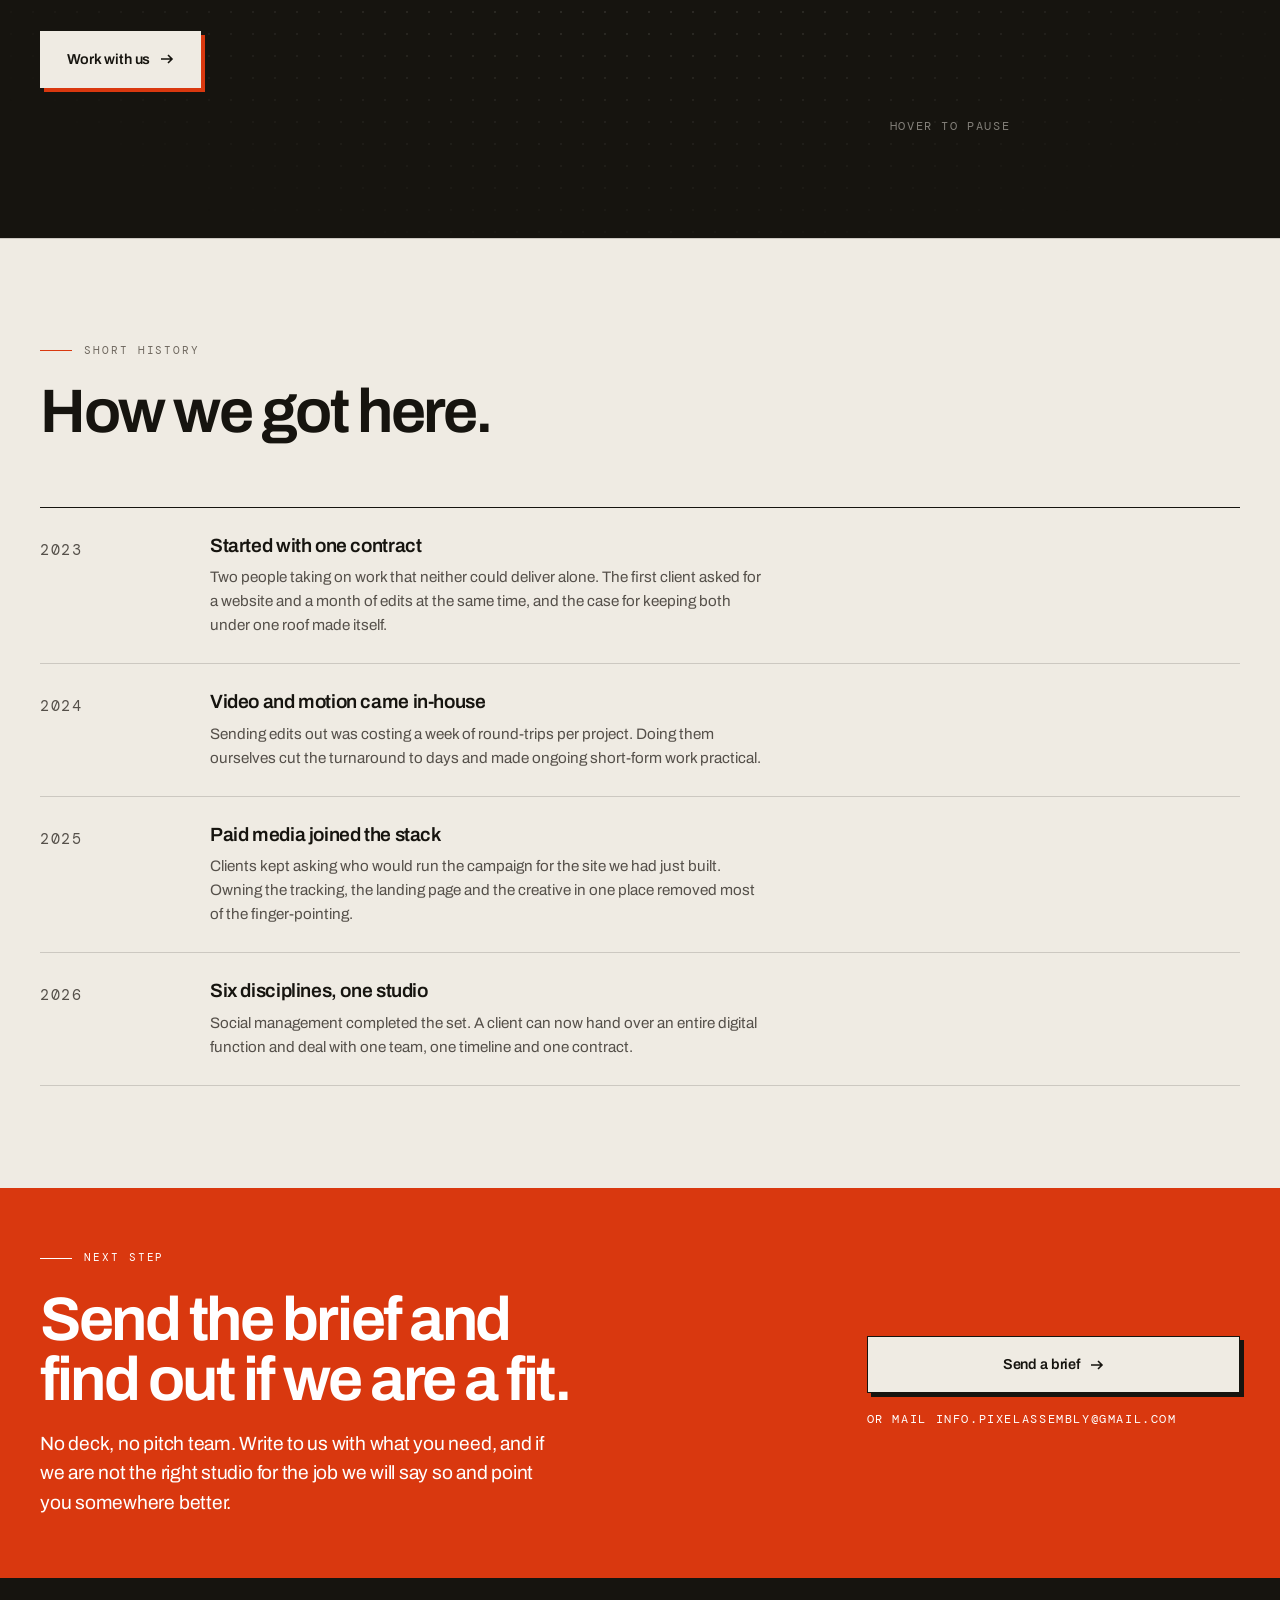
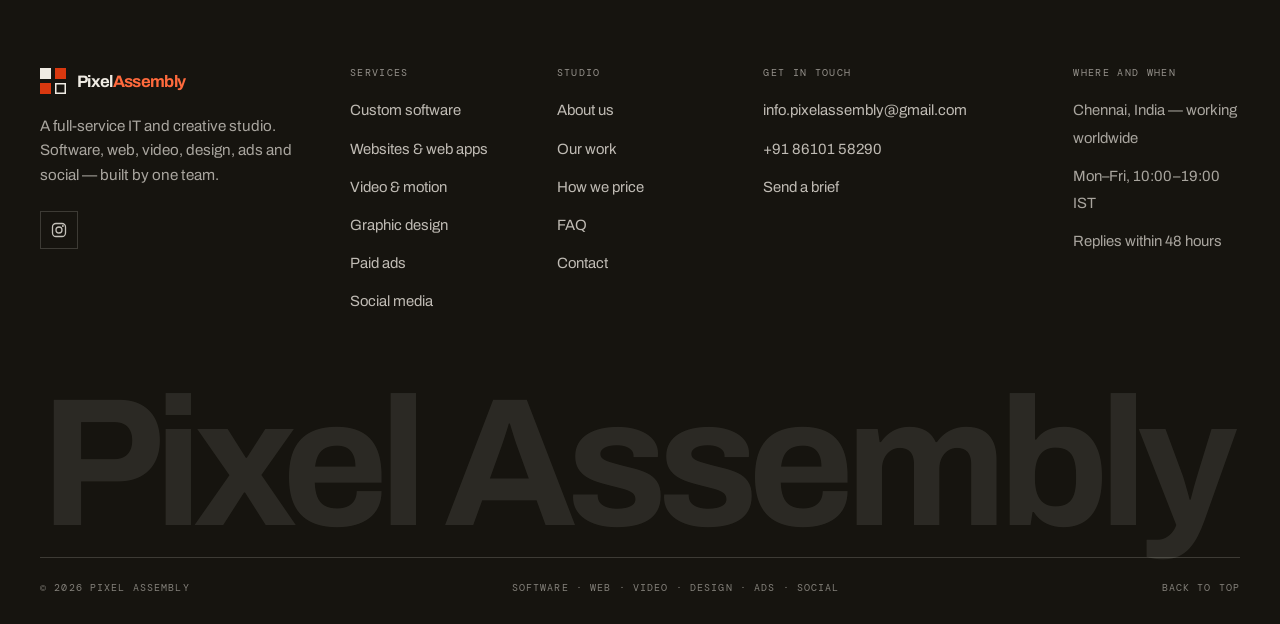
<file: about.html>
<!doctype html>
<html lang="en">
<head>
<meta charset="utf-8">
<meta name="viewport" content="width=device-width, initial-scale=1">
<title>Studio — How Pixel Assembly works | Pixel Assembly</title>
<meta name="description" content="Pixel Assembly is a small full-service studio: engineers, designers, editors and marketers in one team. How we work, what we believe, and who you will actually be talking to.">
<link rel="canonical" href="https://pixelassembly.studio/about.html">
<meta name="theme-color" content="#efebe3">
<meta property="og:type" content="website">
<meta property="og:site_name" content="Pixel Assembly">
<meta property="og:title" content="Studio | Pixel Assembly">
<meta property="og:description" content="A small full-service studio: engineers, designers, editors and marketers in one team.">
<meta property="og:url" content="https://pixelassembly.studio/about.html">
<link rel="icon" href="assets/img/favicon.svg" type="image/svg+xml">
<link rel="preconnect" href="https://fonts.googleapis.com">
<link rel="preconnect" href="https://fonts.gstatic.com" crossorigin>
<link rel="stylesheet" href="https://fonts.googleapis.com/css2?family=Archivo:ital,wght@0,100..900;1,100..900&family=DM+Mono:wght@400;500&display=swap">
<link rel="stylesheet" href="assets/css/styles.css">
</head>
<body>
<a class="skip" href="#main">Skip to content</a>

<header class="hdr">
  <div class="container hdr__in">
    <a class="brand" href="index.html" aria-label="Pixel Assembly — home">
      <svg class="brand__mark" viewBox="0 0 26 26" aria-hidden="true">
        <rect width="11" height="11" fill="#16140F"/>
        <rect x="15" width="11" height="11" fill="#D9380F"/>
        <rect y="15" width="11" height="11" fill="#D9380F"/>
        <rect x="15.75" y="15.75" width="9.5" height="9.5" fill="none" stroke="#16140F" stroke-width="1.5"/>
      </svg>
      <span class="brand__txt">Pixel<span>Assembly</span></span>
    </a>
    <nav class="nav" id="nav" aria-label="Primary">
      <a href="index.html">Home</a>
      <a href="services.html">Services</a>
      <a href="work.html">Work</a>
      <a href="about.html" aria-current="page">Studio</a>
      <a href="contact.html">Contact</a>
      <a class="btn btn--solid btn--sm" href="contact.html">Start a project</a>
    </nav>
    <button class="burger" id="burger" type="button" aria-expanded="false" aria-controls="nav" aria-label="Open menu">
      <span></span><span></span><span></span>
    </button>
  </div>
</header>

<main id="main">

  <section class="phead">
    <div class="container phead__grid">
      <div class="phead__title">
        <nav class="crumb" aria-label="Breadcrumb"><a href="index.html">Home</a> <span>/</span> <span>Studio</span></nav>
        <h1 class="d1 balance">Small studio. Whole stack. No account managers.</h1>
      </div>
      <div class="phead__aside">
        <p class="lede">The people who scope your project are the people who build it. There is nobody in the middle relaying messages.</p>
      </div>
    </div>
  </section>

  <!-- ========================================================= story -->
  <section class="sect">
    <div class="container grid">
      <div style="grid-column:1/6" data-reveal>
        <p class="eyebrow">Why we exist</p>
        <h2 class="d2 balance">Most projects do not fail on skill. They fail in the gaps.</h2>
      </div>
      <div style="grid-column:7/12" data-reveal data-delay="1">
        <p class="body-lg">Nearly every client who comes to us arrives with the same story. A web developer who has never seen the brand guidelines. An editor working from a brief written by someone who left. An ads agency waiting six weeks for a landing page that was never scoped. Everyone is competent. Nothing moves.</p>
        <p class="body-lg">We built Pixel Assembly so that the handover between those roles happens inside one team, in one conversation, against one deadline. It is not a new idea &mdash; it is how the good in-house teams already work. We just rent it out.</p>
        <p class="body-lg">We stay deliberately small. You will not be handed to a junior after the pitch, because there is no pitch team. The person who writes your scope writes your code, or cuts your film, or runs your campaign.</p>
      </div>
    </div>
  </section>

  <!-- ======================================================== values -->
  <section class="sect inv">
    <div class="dots" aria-hidden="true"></div>
    <div class="container grid" style="align-items:center">
      <div style="grid-column:1/6" data-reveal>
        <p class="eyebrow">How we operate</p>
        <h2 class="d2 balance">Six rules we actually hold ourselves to.</h2>
        <p class="lede" style="margin-top:22px">Every studio has values on a page. These are the ones clients can hold us to, because each one is a thing we either did or did not do.</p>
        <a class="btn btn--solid" href="contact.html" style="margin-top:32px">
          Work with us
          <svg width="14" height="14" viewBox="0 0 14 14" fill="none" aria-hidden="true"><path d="M1 7h11M8 3l4 4-4 4" stroke="currentColor" stroke-width="1.6"/></svg>
        </a>
      </div>

      <div style="grid-column:7/13" data-reveal data-delay="1">
        <!-- 3D rotating cube — hover to pause -->
        <div class="cube-wrap" tabindex="0" role="img" aria-label="Rotating cube showing six studio principles: one team one invoice, scope in writing, you own everything, we say the hard thing, we ship weekly, no account managers">
          <div class="cube" aria-hidden="true">
            <div class="cube__f cube__f--1"><span class="mono">01</span><div><b>One team, one invoice</b><p>Six disciplines, one scope, one number at the bottom.</p></div></div>
            <div class="cube__f cube__f--2"><span class="mono">02</span><div><b>Scope in writing</b><p>Nothing starts until both sides have signed the same document.</p></div></div>
            <div class="cube__f cube__f--3"><span class="mono">03</span><div><b>You own everything</b><p>Code, files, accounts and domains transfer on final payment.</p></div></div>
            <div class="cube__f cube__f--4"><span class="mono">04</span><div><b>We say the hard thing</b><p>If a channel is wasting your money, you hear it from us first.</p></div></div>
            <div class="cube__f cube__f--5"><span class="mono">05</span><div><b>We ship weekly</b><p>A link you can click every Friday, not a reveal in month three.</p></div></div>
            <div class="cube__f cube__f--6"><span class="mono">06</span><div><b>No account managers</b><p>You talk to the people doing the work. Always.</p></div></div>
          </div>
        </div>
        <p class="mono muted" style="text-align:center;margin-top:8px">Hover to pause</p>
      </div>
    </div>
  </section>

  <!-- ====================================================== timeline -->
  <section class="sect sect-rule">
    <div class="container">
      <div class="sect-head" data-reveal>
        <div class="sect-head__title">
          <p class="eyebrow">Short history</p>
          <h2 class="d2 balance">How we got here.</h2>
        </div>
      </div>

      <!-- PLACEHOLDER TIMELINE — rewrite with your real dates and milestones -->
      <div class="tl" data-reveal>
        <div class="tl__row">
          <p class="tl__yr">2023</p>
          <div>
            <h3 class="d4">Started with one contract</h3>
            <p>Two people taking on work that neither could deliver alone. The first client asked for a website and a month of edits at the same time, and the case for keeping both under one roof made itself.</p>
          </div>
        </div>
        <div class="tl__row">
          <p class="tl__yr">2024</p>
          <div>
            <h3 class="d4">Video and motion came in-house</h3>
            <p>Sending edits out was costing a week of round-trips per project. Doing them ourselves cut the turnaround to days and made ongoing short-form work practical.</p>
          </div>
        </div>
        <div class="tl__row">
          <p class="tl__yr">2025</p>
          <div>
            <h3 class="d4">Paid media joined the stack</h3>
            <p>Clients kept asking who would run the campaign for the site we had just built. Owning the tracking, the landing page and the creative in one place removed most of the finger-pointing.</p>
          </div>
        </div>
        <div class="tl__row">
          <p class="tl__yr">2026</p>
          <div>
            <h3 class="d4">Six disciplines, one studio</h3>
            <p>Social management completed the set. A client can now hand over an entire digital function and deal with one team, one timeline and one contract.</p>
          </div>
        </div>
      </div>
    </div>
  </section>

  <section class="sect-sm band-flame">
    <div class="container">
      <div class="grid" style="align-items:center">
        <div style="grid-column:1/8">
          <p class="eyebrow">Next step</p>
          <h2 class="d2 balance">Send the brief and find out if we are a fit.</h2>
          <p class="lede" style="margin-top:18px;max-width:46ch">No deck, no pitch team. Write to us with what you need, and if we are not the right studio for the job we will say so and point you somewhere better.</p>
        </div>
        <div style="grid-column:9/13">
          <a class="btn" href="contact.html" style="width:100%;justify-content:center">
            Send a brief
            <svg width="14" height="14" viewBox="0 0 14 14" fill="none" aria-hidden="true"><path d="M1 7h11M8 3l4 4-4 4" stroke="currentColor" stroke-width="1.6"/></svg>
          </a>
          <p class="mono" style="margin-top:18px">Or mail info.pixelassembly@gmail.com</p>
        </div>
      </div>
    </div>
  </section>

</main>

<footer class="ftr inv">
  <div class="container">
    <div class="ftr__top">
      <div class="ftr__brand">
        <a class="brand" href="index.html" style="margin-bottom:20px">
          <svg class="brand__mark" viewBox="0 0 26 26" aria-hidden="true">
            <rect width="11" height="11" fill="#EFEBE3"/>
            <rect x="15" width="11" height="11" fill="#D9380F"/>
            <rect y="15" width="11" height="11" fill="#D9380F"/>
            <rect x="15.75" y="15.75" width="9.5" height="9.5" fill="none" stroke="#EFEBE3" stroke-width="1.5"/>
          </svg>
          <span class="brand__txt" style="color:var(--paper)">Pixel<span>Assembly</span></span>
        </a>
        <p class="soft" style="max-width:34ch;font-size:.95rem">A full-service IT and creative studio. Software, web, video, design, ads and social &mdash; built by one team.</p>
        <div class="ftr__social">
          <a href="https://www.instagram.com/pixel.assembly_/" target="_blank" rel="noopener" aria-label="Instagram"><svg width="16" height="16" viewBox="0 0 16 16" fill="none" aria-hidden="true"><rect x="1.5" y="1.5" width="13" height="13" rx="3.5" stroke="currentColor" stroke-width="1.3"/><circle cx="8" cy="8" r="3" stroke="currentColor" stroke-width="1.3"/><circle cx="11.9" cy="4.1" r="1" fill="currentColor"/></svg></a>
        </div>
      </div>
      <div class="ftr__col">
        <h4>Services</h4>
        <ul>
          <li><a href="services.html#software">Custom software</a></li>
          <li><a href="services.html#web">Websites &amp; web apps</a></li>
          <li><a href="services.html#video">Video &amp; motion</a></li>
          <li><a href="services.html#design">Graphic design</a></li>
          <li><a href="services.html#ads">Paid ads</a></li>
          <li><a href="services.html#social">Social media</a></li>
        </ul>
      </div>
      <div class="ftr__col">
        <h4>Studio</h4>
        <ul>
          <li><a href="about.html">About us</a></li>
          <li><a href="work.html">Our work</a></li>
          <li><a href="services.html#engagement">How we price</a></li>
          <li><a href="services.html#faq">FAQ</a></li>
          <li><a href="contact.html">Contact</a></li>
        </ul>
      </div>
      <div class="ftr__col ftr__col--wide">
        <h4>Get in touch</h4>
        <ul>
          <li><a href="mailto:info.pixelassembly@gmail.com">info.pixelassembly@gmail.com</a></li>
          <li><a href="tel:+918610158290">+91 86101 58290</a></li>
          <li><a href="contact.html">Send a brief</a></li>
        </ul>
      </div>
      <div class="ftr__col">
        <h4>Where and when</h4>
        <ul>
          <li><span class="soft" style="font-size:.93rem">Chennai, India &mdash; working worldwide</span></li>
          <li><span class="soft" style="font-size:.93rem">Mon&ndash;Fri, 10:00&ndash;19:00 IST</span></li>
          <li><span class="soft" style="font-size:.93rem">Replies within 48 hours</span></li>
        </ul>
      </div>
    </div>
    <div class="ftr__word" aria-hidden="true">Pixel&nbsp;Assembly</div>
    <div class="ftr__bar">
      <span>&copy; <span data-year>2026</span> Pixel Assembly</span>
      <span>Software &middot; Web &middot; Video &middot; Design &middot; Ads &middot; Social</span>
      <span><a href="#main">Back to top</a></span>
    </div>
  </div>
</footer>

<script src="assets/js/main.js" defer></script>
</body>
</html>
</file>
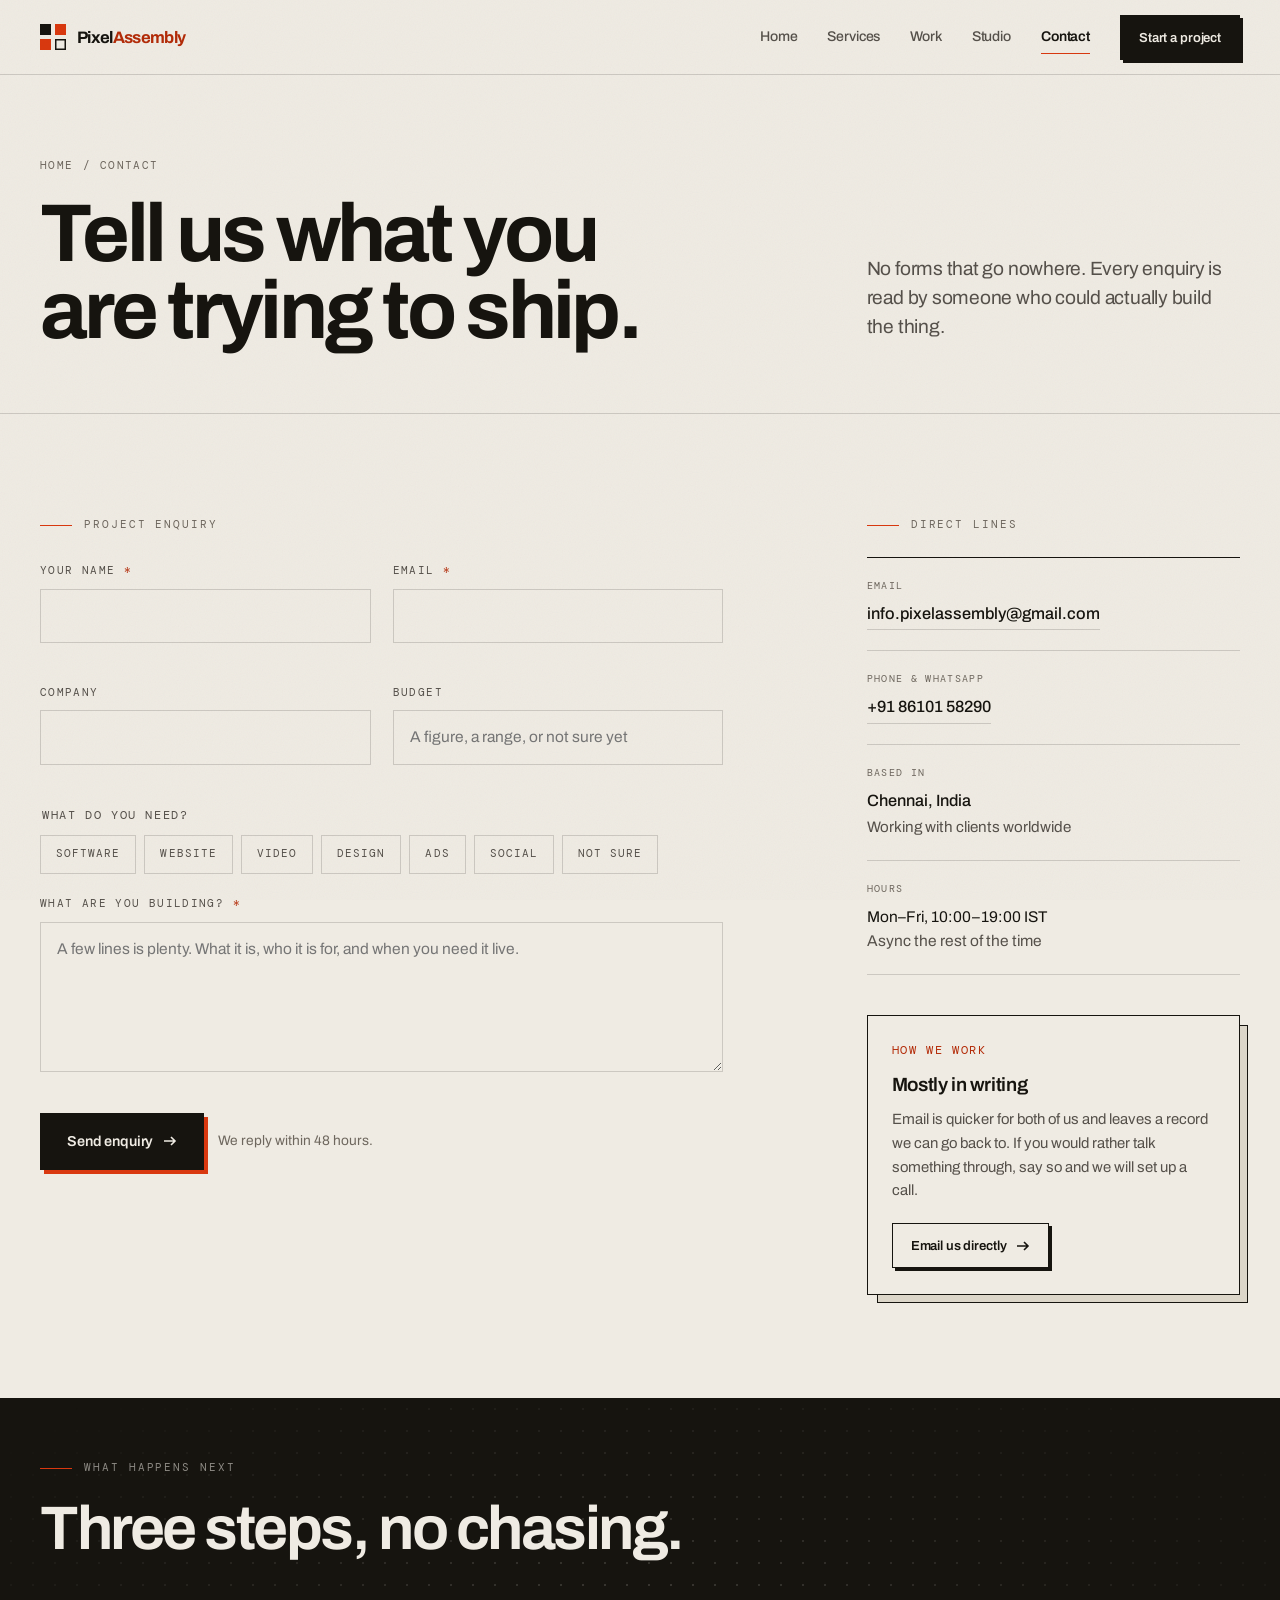
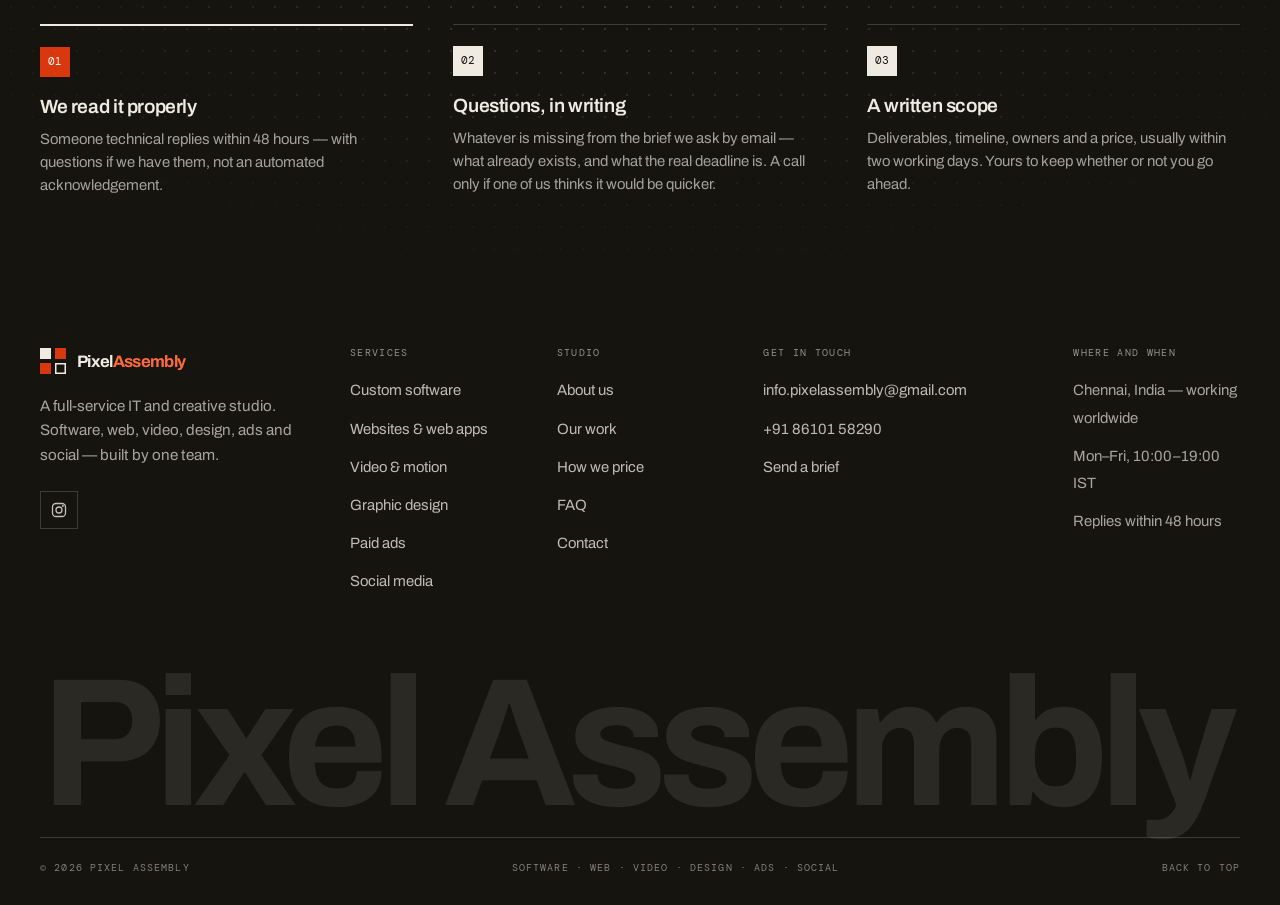
<file: contact.html>
<!doctype html>
<html lang="en">
<head>
<meta charset="utf-8">
<meta name="viewport" content="width=device-width, initial-scale=1">
<title>Contact — Start a project | Pixel Assembly</title>
<meta name="description" content="Tell us what you are trying to ship. Send a brief and get a written scope, timeline and price back — usually within two working days. Based in Chennai, India, working worldwide.">
<link rel="canonical" href="https://pixelassembly.studio/contact.html">
<meta name="theme-color" content="#efebe3">
<meta property="og:type" content="website">
<meta property="og:site_name" content="Pixel Assembly">
<meta property="og:title" content="Contact | Pixel Assembly">
<meta property="og:description" content="Send a brief and get a written scope, timeline and fixed price back.">
<meta property="og:url" content="https://pixelassembly.studio/contact.html">
<link rel="icon" href="assets/img/favicon.svg" type="image/svg+xml">
<link rel="preconnect" href="https://fonts.googleapis.com">
<link rel="preconnect" href="https://fonts.gstatic.com" crossorigin>
<link rel="stylesheet" href="https://fonts.googleapis.com/css2?family=Archivo:ital,wght@0,100..900;1,100..900&family=DM+Mono:wght@400;500&display=swap">
<link rel="stylesheet" href="assets/css/styles.css">
</head>
<body>
<a class="skip" href="#main">Skip to content</a>

<header class="hdr">
  <div class="container hdr__in">
    <a class="brand" href="index.html" aria-label="Pixel Assembly — home">
      <svg class="brand__mark" viewBox="0 0 26 26" aria-hidden="true">
        <rect width="11" height="11" fill="#16140F"/>
        <rect x="15" width="11" height="11" fill="#D9380F"/>
        <rect y="15" width="11" height="11" fill="#D9380F"/>
        <rect x="15.75" y="15.75" width="9.5" height="9.5" fill="none" stroke="#16140F" stroke-width="1.5"/>
      </svg>
      <span class="brand__txt">Pixel<span>Assembly</span></span>
    </a>
    <nav class="nav" id="nav" aria-label="Primary">
      <a href="index.html">Home</a>
      <a href="services.html">Services</a>
      <a href="work.html">Work</a>
      <a href="about.html">Studio</a>
      <a href="contact.html" aria-current="page">Contact</a>
      <a class="btn btn--solid btn--sm" href="#enquiry">Start a project</a>
    </nav>
    <button class="burger" id="burger" type="button" aria-expanded="false" aria-controls="nav" aria-label="Open menu">
      <span></span><span></span><span></span>
    </button>
  </div>
</header>

<main id="main">

  <section class="phead">
    <div class="container phead__grid">
      <div class="phead__title">
        <nav class="crumb" aria-label="Breadcrumb"><a href="index.html">Home</a> <span>/</span> <span>Contact</span></nav>
        <h1 class="d1 balance">Tell us what you are trying to ship.</h1>
      </div>
      <div class="phead__aside">
        <p class="lede">No forms that go nowhere. Every enquiry is read by someone who could actually build the thing.</p>
      </div>
    </div>
  </section>

  <section class="sect">
    <div class="container grid">

      <!-- ------------------------------------------------------ form -->
      <div style="grid-column:1/8">
        <form class="form" id="enquiry" novalidate data-reveal>
          <p class="eyebrow" style="margin-bottom:6px">Project enquiry</p>

          <div class="row-2">
            <div class="field">
              <label for="name">Your name <span class="req" aria-hidden="true">*</span></label>
              <input type="text" id="name" name="name" autocomplete="name" required>
              <p class="field__err" aria-live="polite"></p>
            </div>
            <div class="field">
              <label for="email">Email <span class="req" aria-hidden="true">*</span></label>
              <input type="email" id="email" name="email" autocomplete="email" required>
              <p class="field__err" aria-live="polite"></p>
            </div>
          </div>

          <div class="row-2">
            <div class="field">
              <label for="company">Company</label>
              <input type="text" id="company" name="company" autocomplete="organization">
              <p class="field__err" aria-live="polite"></p>
            </div>
            <div class="field">
              <label for="budget">Budget</label>
              <!-- Deliberately a free line rather than a set of brackets.
                   Asking someone to pick a band makes them anchor low or
                   close the tab; a box they can write anything in does
                   neither, and it matches how the work is actually priced. -->
              <input type="text" id="budget" name="budget" autocomplete="off"
                     placeholder="A figure, a range, or not sure yet">
              <p class="field__err" aria-live="polite"></p>
            </div>
          </div>

          <fieldset style="border:0;padding:0;margin:0">
            <legend class="mono" style="color:var(--ink-soft);margin-bottom:10px">What do you need?</legend>
            <div class="checks">
              <input type="checkbox" id="s1" name="services" value="Custom software"><label for="s1">Software</label>
              <input type="checkbox" id="s2" name="services" value="Website"><label for="s2">Website</label>
              <input type="checkbox" id="s3" name="services" value="Video editing"><label for="s3">Video</label>
              <input type="checkbox" id="s4" name="services" value="Graphic design"><label for="s4">Design</label>
              <input type="checkbox" id="s5" name="services" value="Paid ads"><label for="s5">Ads</label>
              <input type="checkbox" id="s6" name="services" value="Social media"><label for="s6">Social</label>
              <input type="checkbox" id="s7" name="services" value="Not sure"><label for="s7">Not sure</label>
            </div>
          </fieldset>

          <div class="field">
            <label for="message">What are you building? <span class="req" aria-hidden="true">*</span></label>
            <textarea id="message" name="message" required placeholder="A few lines is plenty. What it is, who it is for, and when you need it live."></textarea>
            <p class="field__err" aria-live="polite"></p>
          </div>

          <!-- Spam trap. Invisible to people, irresistible to bots; must stay empty. -->
          <div class="hp" aria-hidden="true">
            <label for="website">Website</label>
            <input type="text" id="website" name="website" tabindex="-1" autocomplete="off">
          </div>

          <div class="btn-row">
            <button class="btn btn--solid" type="submit" id="formSubmit">
              Send enquiry
              <svg width="14" height="14" viewBox="0 0 14 14" fill="none" aria-hidden="true"><path d="M1 7h11M8 3l4 4-4 4" stroke="currentColor" stroke-width="1.6"/></svg>
            </button>
            <p class="form__note">We reply within 48 hours.</p>
          </div>

          <p class="form__status" id="formStatus" role="status" aria-live="polite" hidden></p>
        </form>
      </div>

      <!-- --------------------------------------------------- details -->
      <aside style="grid-column:9/13" data-reveal data-delay="1">
        <p class="eyebrow">Direct lines</p>
        <dl class="contact-list">
          <div class="contact-list__row">
            <dt>Email</dt>
            <dd><a class="link-u" href="mailto:info.pixelassembly@gmail.com">info.pixelassembly@gmail.com</a></dd>
          </div>
          <div class="contact-list__row">
            <dt>Phone &amp; WhatsApp</dt>
            <dd><a class="link-u" href="tel:+918610158290">+91 86101 58290</a></dd>
          </div>
          <div class="contact-list__row">
            <dt>Based in</dt>
            <dd>Chennai, India<br><span class="soft" style="font-weight:400;font-size:.95rem">Working with clients worldwide</span></dd>
          </div>
          <div class="contact-list__row">
            <dt>Hours</dt>
            <dd style="font-weight:400;font-size:.97rem">Mon&ndash;Fri, 10:00&ndash;19:00 IST<br><span class="soft">Async the rest of the time</span></dd>
          </div>
        </dl>

        <div class="plate" style="margin-top:40px;padding:26px 24px">
          <p class="mono flame" style="margin-bottom:12px">How we work</p>
          <h2 class="d4" style="margin-bottom:12px">Mostly in writing</h2>
          <p class="soft" style="font-size:.93rem;margin-bottom:20px">Email is quicker for both of us and leaves a record we can go back to. If you would rather talk something through, say so and we will set up a call.</p>
          <a class="btn btn--sm" href="mailto:info.pixelassembly@gmail.com?subject=Project%20enquiry">
            Email us directly
            <svg width="14" height="14" viewBox="0 0 14 14" fill="none" aria-hidden="true"><path d="M1 7h11M8 3l4 4-4 4" stroke="currentColor" stroke-width="1.6"/></svg>
          </a>
        </div>
      </aside>

    </div>
  </section>

  <!-- ================================================== what happens -->
  <section class="sect-sm inv">
    <div class="dots" aria-hidden="true"></div>
    <div class="container">
      <div class="sect-head" data-reveal>
        <div class="sect-head__title">
          <p class="eyebrow">What happens next</p>
          <h2 class="d2 balance">Three steps, no chasing.</h2>
        </div>
      </div>
      <div class="track track--3" data-reveal>
        <div class="track__step">
          <span class="track__k">01</span>
          <h3 class="d4">We read it properly</h3>
          <p>Someone technical replies within 48 hours &mdash; with questions if we have them, not an automated acknowledgement.</p>
        </div>
        <div class="track__step">
          <span class="track__k">02</span>
          <h3 class="d4">Questions, in writing</h3>
          <p>Whatever is missing from the brief we ask by email &mdash; what already exists, and what the real deadline is. A call only if one of us thinks it would be quicker.</p>
        </div>
        <div class="track__step">
          <span class="track__k">03</span>
          <h3 class="d4">A written scope</h3>
          <p>Deliverables, timeline, owners and a price, usually within two working days. Yours to keep whether or not you go ahead.</p>
        </div>
      </div>
    </div>
  </section>

</main>

<footer class="ftr inv">
  <div class="container">
    <div class="ftr__top">
      <div class="ftr__brand">
        <a class="brand" href="index.html" style="margin-bottom:20px">
          <svg class="brand__mark" viewBox="0 0 26 26" aria-hidden="true">
            <rect width="11" height="11" fill="#EFEBE3"/>
            <rect x="15" width="11" height="11" fill="#D9380F"/>
            <rect y="15" width="11" height="11" fill="#D9380F"/>
            <rect x="15.75" y="15.75" width="9.5" height="9.5" fill="none" stroke="#EFEBE3" stroke-width="1.5"/>
          </svg>
          <span class="brand__txt" style="color:var(--paper)">Pixel<span>Assembly</span></span>
        </a>
        <p class="soft" style="max-width:34ch;font-size:.95rem">A full-service IT and creative studio. Software, web, video, design, ads and social &mdash; built by one team.</p>
        <div class="ftr__social">
          <a href="https://www.instagram.com/pixel.assembly_/" target="_blank" rel="noopener" aria-label="Instagram"><svg width="16" height="16" viewBox="0 0 16 16" fill="none" aria-hidden="true"><rect x="1.5" y="1.5" width="13" height="13" rx="3.5" stroke="currentColor" stroke-width="1.3"/><circle cx="8" cy="8" r="3" stroke="currentColor" stroke-width="1.3"/><circle cx="11.9" cy="4.1" r="1" fill="currentColor"/></svg></a>
        </div>
      </div>
      <div class="ftr__col">
        <h4>Services</h4>
        <ul>
          <li><a href="services.html#software">Custom software</a></li>
          <li><a href="services.html#web">Websites &amp; web apps</a></li>
          <li><a href="services.html#video">Video &amp; motion</a></li>
          <li><a href="services.html#design">Graphic design</a></li>
          <li><a href="services.html#ads">Paid ads</a></li>
          <li><a href="services.html#social">Social media</a></li>
        </ul>
      </div>
      <div class="ftr__col">
        <h4>Studio</h4>
        <ul>
          <li><a href="about.html">About us</a></li>
          <li><a href="work.html">Our work</a></li>
          <li><a href="services.html#engagement">How we price</a></li>
          <li><a href="services.html#faq">FAQ</a></li>
          <li><a href="contact.html">Contact</a></li>
        </ul>
      </div>
      <div class="ftr__col ftr__col--wide">
        <h4>Get in touch</h4>
        <ul>
          <li><a href="mailto:info.pixelassembly@gmail.com">info.pixelassembly@gmail.com</a></li>
          <li><a href="tel:+918610158290">+91 86101 58290</a></li>
          <li><a href="contact.html">Send a brief</a></li>
        </ul>
      </div>
      <div class="ftr__col">
        <h4>Where and when</h4>
        <ul>
          <li><span class="soft" style="font-size:.93rem">Chennai, India &mdash; working worldwide</span></li>
          <li><span class="soft" style="font-size:.93rem">Mon&ndash;Fri, 10:00&ndash;19:00 IST</span></li>
          <li><span class="soft" style="font-size:.93rem">Replies within 48 hours</span></li>
        </ul>
      </div>
    </div>
    <div class="ftr__word" aria-hidden="true">Pixel&nbsp;Assembly</div>
    <div class="ftr__bar">
      <span>&copy; <span data-year>2026</span> Pixel Assembly</span>
      <span>Software &middot; Web &middot; Video &middot; Design &middot; Ads &middot; Social</span>
      <span><a href="#main">Back to top</a></span>
    </div>
  </div>
</footer>

<script src="assets/js/main.js" defer></script>
</body>
</html>
</file>
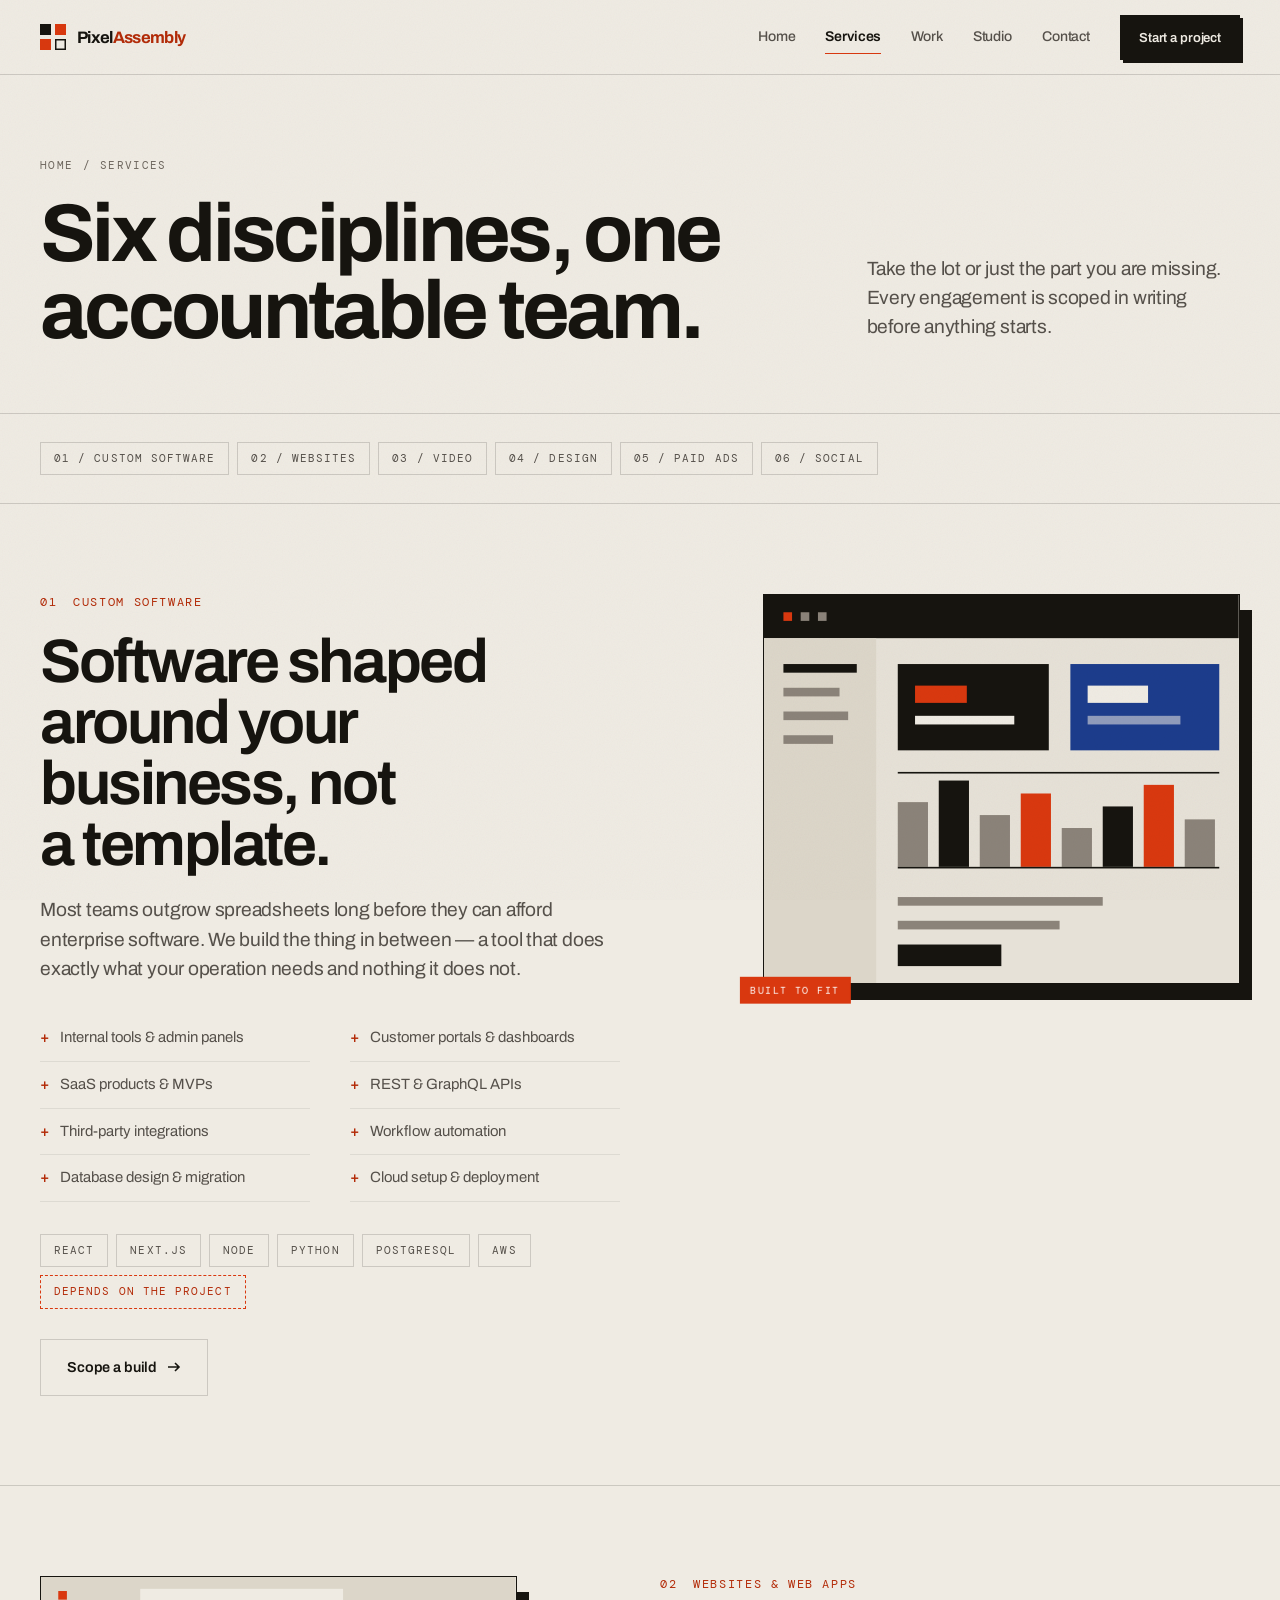
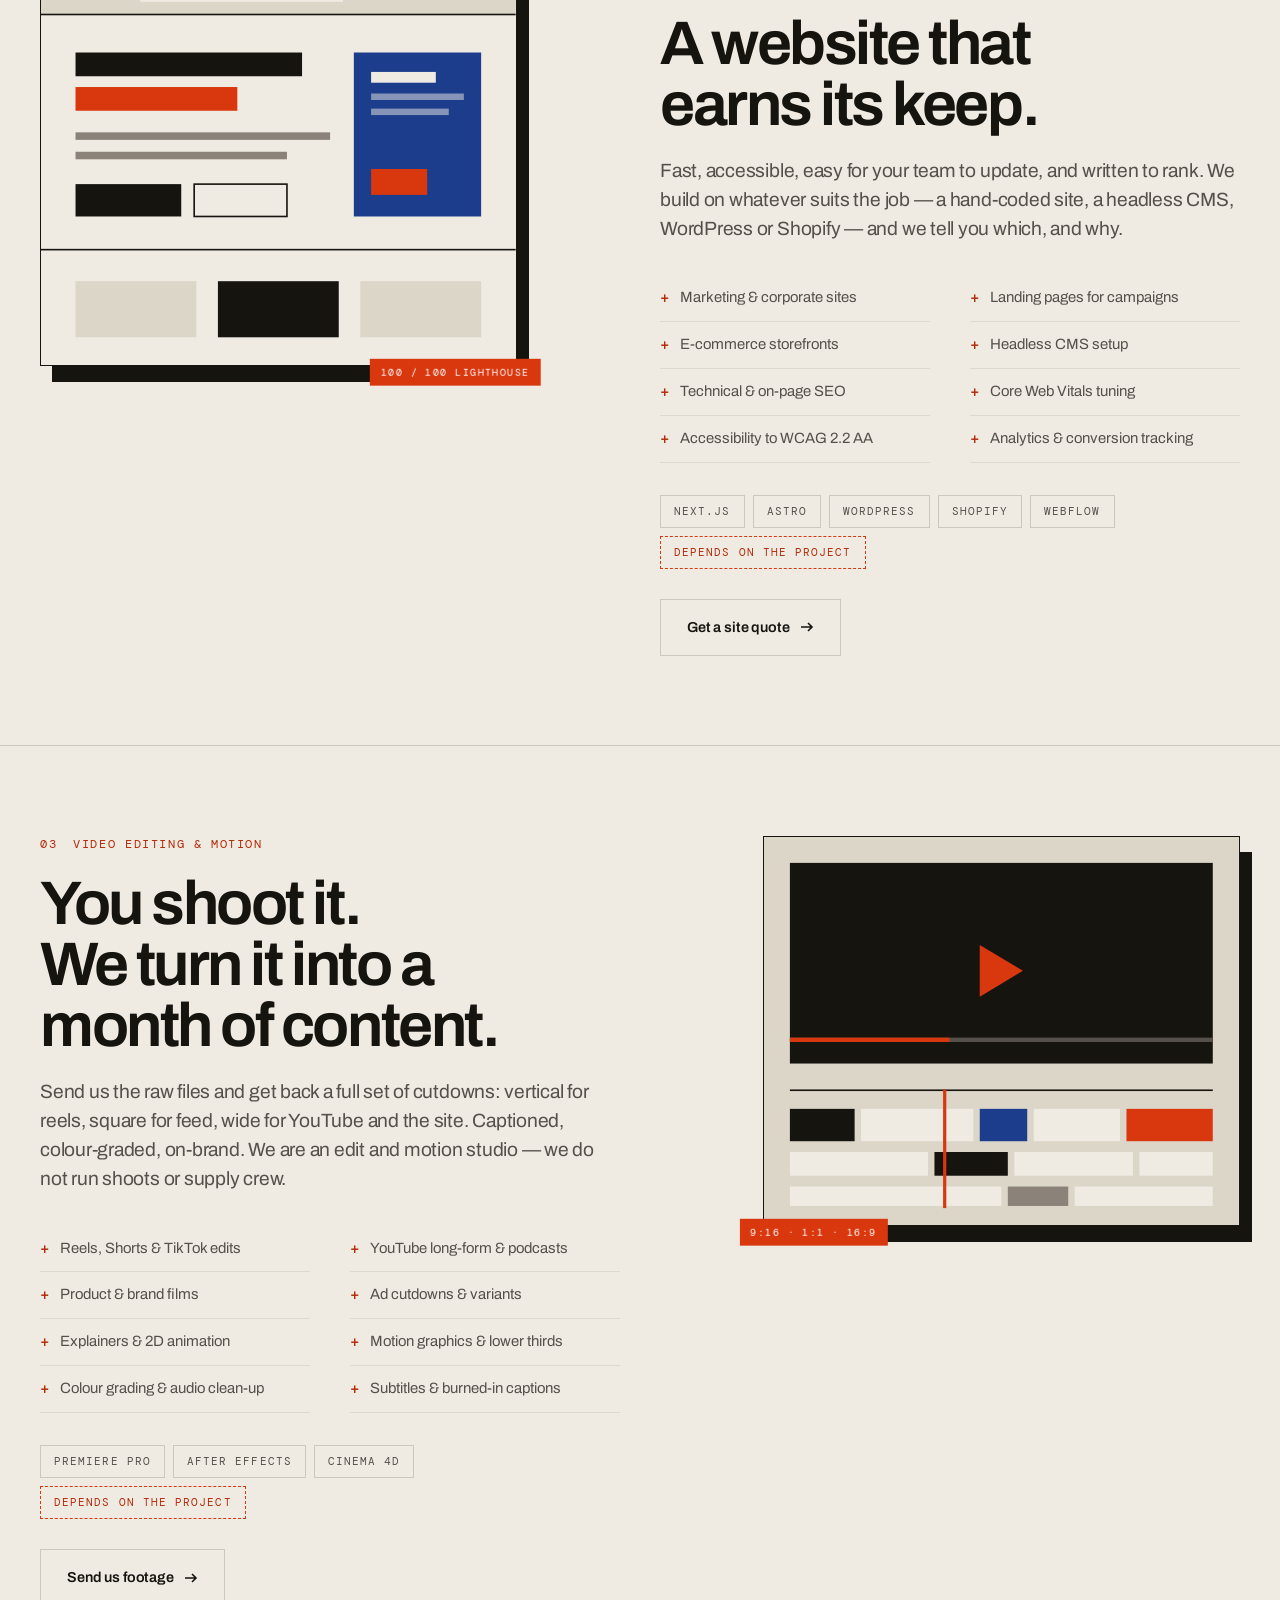
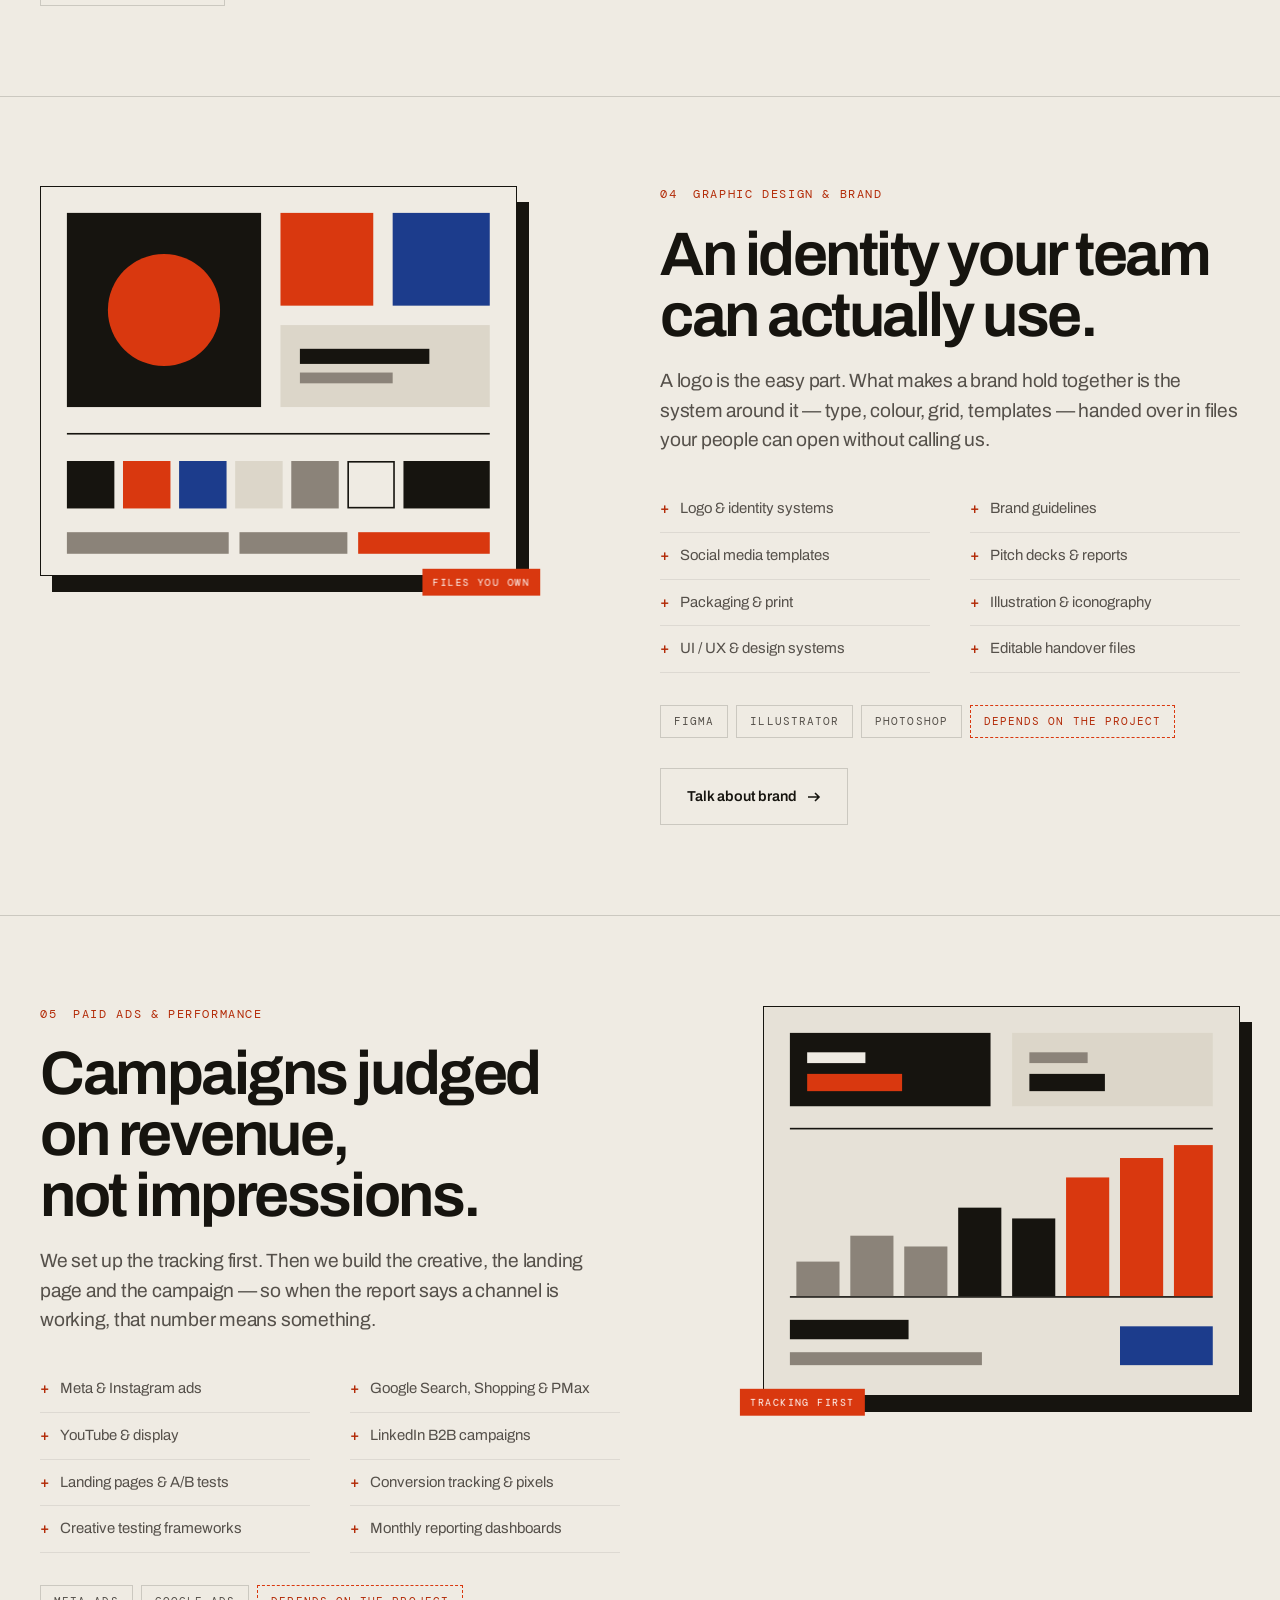
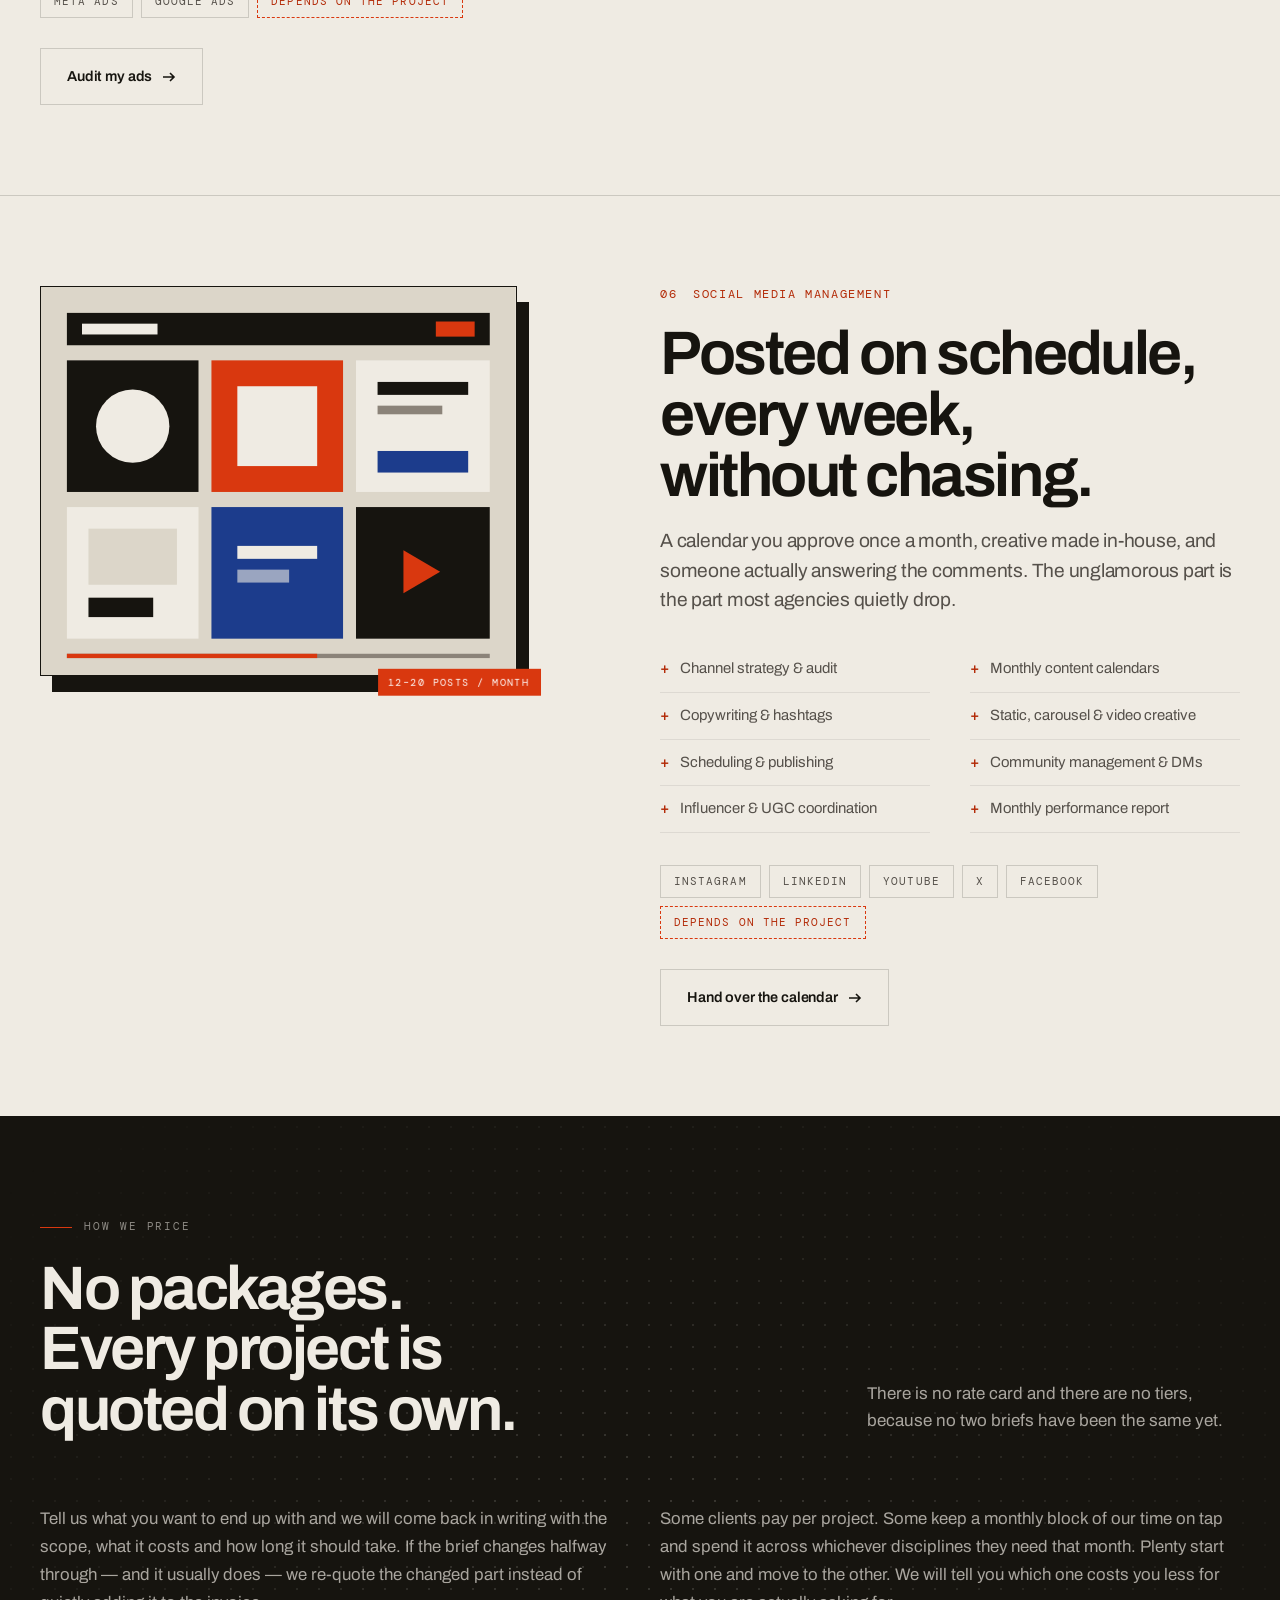
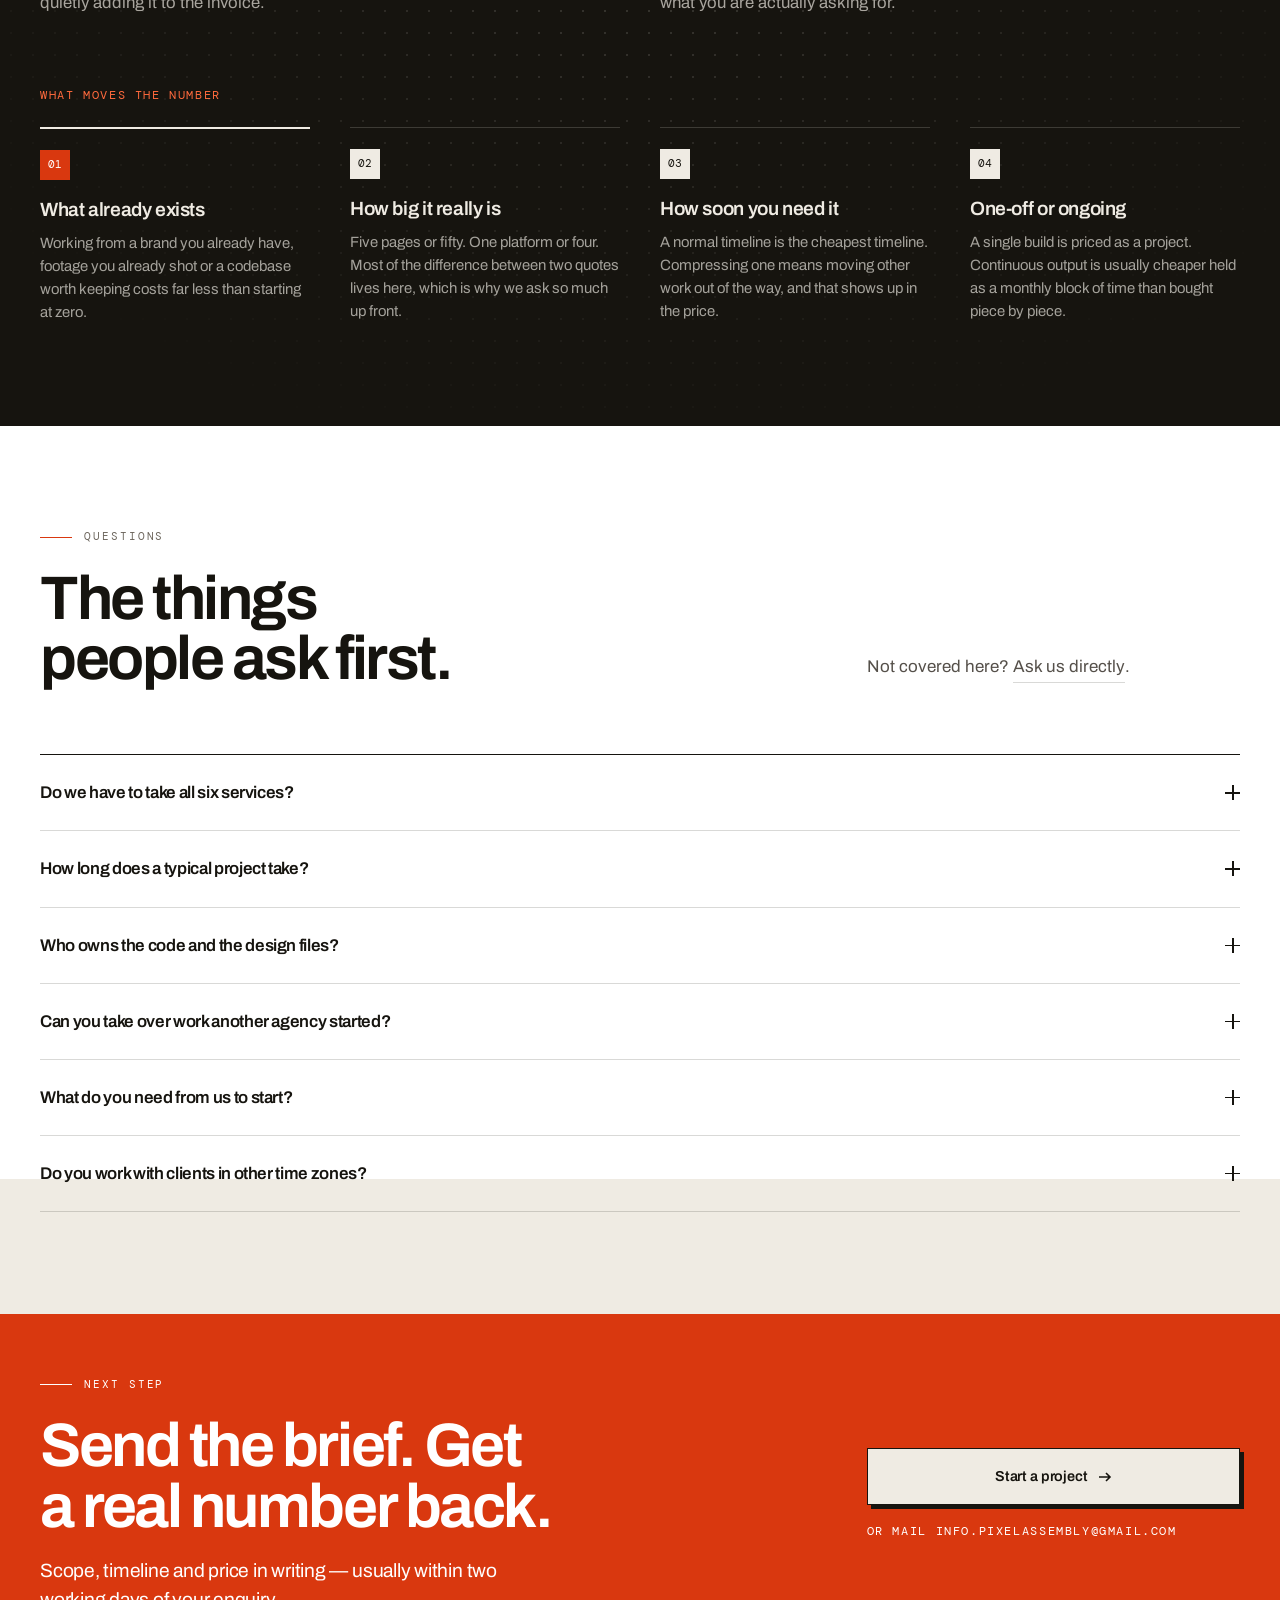
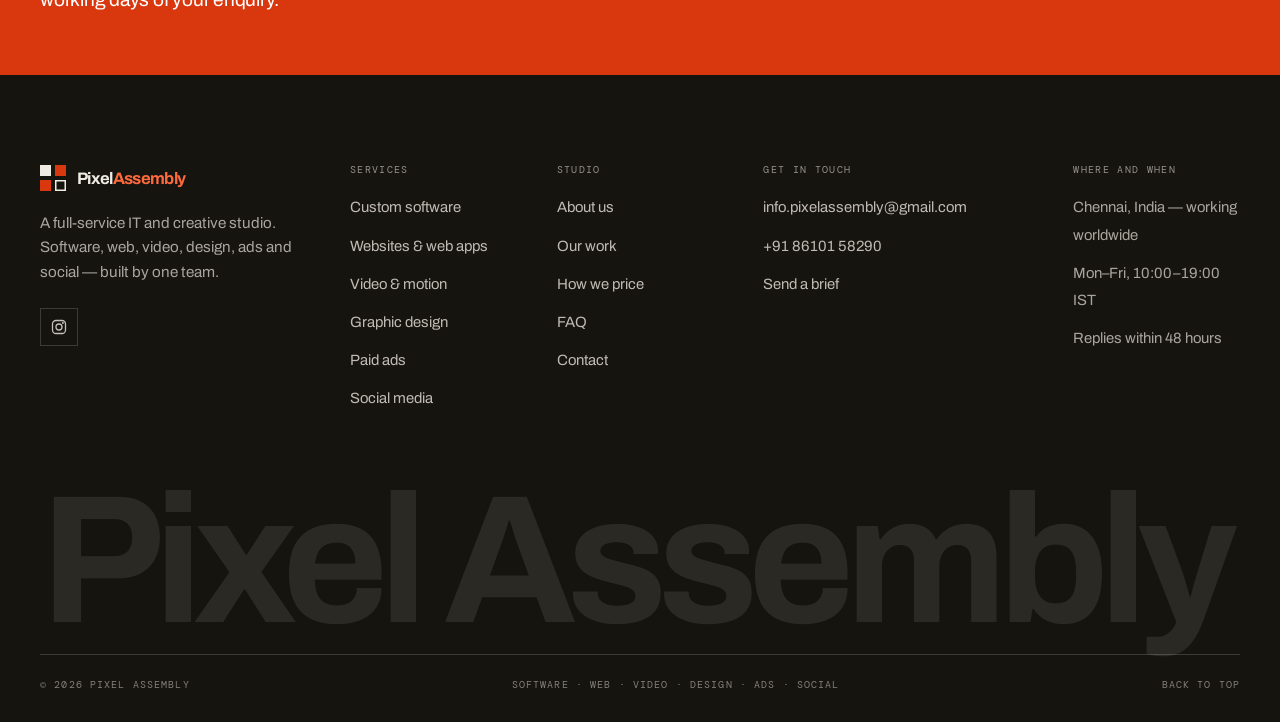
<file: services.html>
<!doctype html>
<html lang="en">
<head>
<meta charset="utf-8">
<meta name="viewport" content="width=device-width, initial-scale=1">
<title>Services — Software, Web, Video, Design, Ads &amp; Social | Pixel Assembly</title>
<meta name="description" content="Six disciplines under one roof: custom software, websites and web apps, video editing and motion, graphic design and brand, paid advertising, and social media management.">
<link rel="canonical" href="https://pixelassembly.studio/services.html">
<meta name="theme-color" content="#efebe3">
<meta property="og:type" content="website">
<meta property="og:site_name" content="Pixel Assembly">
<meta property="og:title" content="Services | Pixel Assembly">
<meta property="og:description" content="Custom software, websites, video, design, ads and social media — scoped, priced and delivered by one team.">
<meta property="og:url" content="https://pixelassembly.studio/services.html">
<link rel="icon" href="assets/img/favicon.svg" type="image/svg+xml">
<link rel="preconnect" href="https://fonts.googleapis.com">
<link rel="preconnect" href="https://fonts.gstatic.com" crossorigin>
<link rel="stylesheet" href="https://fonts.googleapis.com/css2?family=Archivo:ital,wght@0,100..900;1,100..900&family=DM+Mono:wght@400;500&display=swap">
<link rel="stylesheet" href="assets/css/styles.css">
</head>
<body>
<a class="skip" href="#main">Skip to content</a>

<header class="hdr">
  <div class="container hdr__in">
    <a class="brand" href="index.html" aria-label="Pixel Assembly — home">
      <svg class="brand__mark" viewBox="0 0 26 26" aria-hidden="true">
        <rect width="11" height="11" fill="#16140F"/>
        <rect x="15" width="11" height="11" fill="#D9380F"/>
        <rect y="15" width="11" height="11" fill="#D9380F"/>
        <rect x="15.75" y="15.75" width="9.5" height="9.5" fill="none" stroke="#16140F" stroke-width="1.5"/>
      </svg>
      <span class="brand__txt">Pixel<span>Assembly</span></span>
    </a>
    <nav class="nav" id="nav" aria-label="Primary">
      <a href="index.html">Home</a>
      <a href="services.html" aria-current="page">Services</a>
      <a href="work.html">Work</a>
      <a href="about.html">Studio</a>
      <a href="contact.html">Contact</a>
      <a class="btn btn--solid btn--sm" href="contact.html">Start a project</a>
    </nav>
    <button class="burger" id="burger" type="button" aria-expanded="false" aria-controls="nav" aria-label="Open menu">
      <span></span><span></span><span></span>
    </button>
  </div>
</header>

<main id="main">

  <!-- ================================================== page header -->
  <section class="phead">
    <div class="container phead__grid">
      <div class="phead__title">
        <nav class="crumb" aria-label="Breadcrumb"><a href="index.html">Home</a> <span>/</span> <span>Services</span></nav>
        <h1 class="d1 balance">Six disciplines, one accountable team.</h1>
      </div>
      <div class="phead__aside">
        <p class="lede">Take the lot or just the part you are missing. Every engagement is scoped in writing before anything starts.</p>
      </div>
    </div>
  </section>

  <div class="container" style="padding-top:28px;padding-bottom:28px">
    <div class="chip-row">
      <a class="chip" href="#software">01 / Custom software</a>
      <a class="chip" href="#web">02 / Websites</a>
      <a class="chip" href="#video">03 / Video</a>
      <a class="chip" href="#design">04 / Design</a>
      <a class="chip" href="#ads">05 / Paid ads</a>
      <a class="chip" href="#social">06 / Social</a>
    </div>
  </div>

  <!-- ====================================================== 01 software -->
  <section class="svc" id="software">
    <div class="container svc__grid">
      <div class="svc__copy" data-reveal>
        <p class="svc__kicker"><span>01</span><span>Custom software</span></p>
        <h2 class="d2 balance">Software shaped around your business, not a template.</h2>
        <p class="lede measure">Most teams outgrow spreadsheets long before they can afford enterprise software. We build the thing in between — a tool that does exactly what your operation needs and nothing it does not.</p>

        <ul class="deliver">
          <li>Internal tools &amp; admin panels</li>
          <li>Customer portals &amp; dashboards</li>
          <li>SaaS products &amp; MVPs</li>
          <li>REST &amp; GraphQL APIs</li>
          <li>Third-party integrations</li>
          <li>Workflow automation</li>
          <li>Database design &amp; migration</li>
          <li>Cloud setup &amp; deployment</li>
        </ul>

        <div class="chip-row" style="margin-bottom:30px">
          <span class="chip">React</span><span class="chip">Next.js</span><span class="chip">Node</span>
          <span class="chip">Python</span><span class="chip">PostgreSQL</span><span class="chip">AWS</span><span class="chip chip--more">Depends on the project</span>
        </div>

        <a class="btn btn--ghost" href="contact.html">Scope a build
          <svg width="14" height="14" viewBox="0 0 14 14" fill="none" aria-hidden="true"><path d="M1 7h11M8 3l4 4-4 4" stroke="currentColor" stroke-width="1.6"/></svg>
        </a>
      </div>

      <div class="svc__visual tilt" data-tilt="10" data-reveal data-delay="1">
        <div class="tilt__in" style="position:relative;border:1.5px solid var(--ink);box-shadow:12px 16px 0 var(--ink)">
          <svg viewBox="0 0 440 360" aria-hidden="true" style="width:100%;height:auto;display:block">
            <rect width="440" height="360" fill="#E6E1D7"/>
            <rect x="0" y="0" width="440" height="40" fill="#16140F"/>
            <rect x="18" y="16" width="8" height="8" fill="#D9380F"/>
            <rect x="34" y="16" width="8" height="8" fill="#8B8379"/>
            <rect x="50" y="16" width="8" height="8" fill="#8B8379"/>
            <rect x="0" y="40" width="104" height="320" fill="#DCD6C9"/>
            <rect x="18" y="64" width="68" height="8" fill="#16140F"/>
            <rect x="18" y="86" width="52" height="8" fill="#8B8379"/>
            <rect x="18" y="108" width="60" height="8" fill="#8B8379"/>
            <rect x="18" y="130" width="46" height="8" fill="#8B8379"/>
            <rect x="124" y="64" width="140" height="80" fill="#16140F"/>
            <rect x="140" y="84" width="48" height="16" fill="#D9380F"/>
            <rect x="140" y="112" width="92" height="8" fill="#EFEBE3"/>
            <rect x="284" y="64" width="138" height="80" fill="#1C3C8C"/>
            <rect x="300" y="84" width="56" height="16" fill="#EFEBE3"/>
            <rect x="300" y="112" width="86" height="8" fill="#EFEBE3" opacity=".55"/>
            <rect x="124" y="164" width="298" height="1.5" fill="#16140F"/>
            <rect x="124" y="192" width="28" height="60" fill="#8B8379"/>
            <rect x="162" y="172" width="28" height="80" fill="#16140F"/>
            <rect x="200" y="204" width="28" height="48" fill="#8B8379"/>
            <rect x="238" y="184" width="28" height="68" fill="#D9380F"/>
            <rect x="276" y="216" width="28" height="36" fill="#8B8379"/>
            <rect x="314" y="196" width="28" height="56" fill="#16140F"/>
            <rect x="352" y="176" width="28" height="76" fill="#D9380F"/>
            <rect x="390" y="208" width="28" height="44" fill="#8B8379"/>
            <rect x="124" y="252" width="298" height="1.5" fill="#16140F"/>
            <rect x="124" y="280" width="190" height="8" fill="#8B8379"/>
            <rect x="124" y="302" width="150" height="8" fill="#8B8379"/>
            <rect x="124" y="324" width="96" height="20" fill="#16140F"/>
          </svg>
          <span class="tag tag--flame tilt__pop" style="position:absolute;left:-16px;bottom:-14px">Built to fit</span>
        </div>
      </div>
    </div>
  </section>

  <!-- =========================================================== 02 web -->
  <section class="svc svc--flip" id="web">
    <div class="container svc__grid">
      <div class="svc__copy" data-reveal>
        <p class="svc__kicker"><span>02</span><span>Websites &amp; web apps</span></p>
        <h2 class="d2 balance">A website that earns its keep.</h2>
        <p class="lede measure">Fast, accessible, easy for your team to update, and written to rank. We build on whatever suits the job — a hand-coded site, a headless CMS, WordPress or Shopify — and we tell you which, and why.</p>

        <ul class="deliver">
          <li>Marketing &amp; corporate sites</li>
          <li>Landing pages for campaigns</li>
          <li>E-commerce storefronts</li>
          <li>Headless CMS setup</li>
          <li>Technical &amp; on-page SEO</li>
          <li>Core Web Vitals tuning</li>
          <li>Accessibility to WCAG 2.2 AA</li>
          <li>Analytics &amp; conversion tracking</li>
        </ul>

        <div class="chip-row" style="margin-bottom:30px">
          <span class="chip">Next.js</span><span class="chip">Astro</span><span class="chip">WordPress</span>
          <span class="chip">Shopify</span><span class="chip">Webflow</span><span class="chip chip--more">Depends on the project</span>
        </div>

        <a class="btn btn--ghost" href="contact.html">Get a site quote
          <svg width="14" height="14" viewBox="0 0 14 14" fill="none" aria-hidden="true"><path d="M1 7h11M8 3l4 4-4 4" stroke="currentColor" stroke-width="1.6"/></svg>
        </a>
      </div>

      <div class="svc__visual tilt" data-tilt="10" data-reveal data-delay="1">
        <div class="tilt__in" style="position:relative;border:1.5px solid var(--ink);box-shadow:12px 16px 0 var(--ink)">
          <svg viewBox="0 0 440 360" aria-hidden="true" style="width:100%;height:auto;display:block">
            <rect width="440" height="360" fill="#EFEBE3"/>
            <rect x="0" y="0" width="440" height="34" fill="#DCD6C9"/>
            <rect x="16" y="13" width="8" height="8" fill="#D9380F"/>
            <rect x="92" y="11" width="188" height="12" fill="#EFEBE3"/>
            <rect x="0" y="34" width="440" height="1.5" fill="#16140F"/>
            <rect x="32" y="70" width="210" height="22" fill="#16140F"/>
            <rect x="32" y="102" width="150" height="22" fill="#D9380F"/>
            <rect x="32" y="144" width="236" height="7" fill="#8B8379"/>
            <rect x="32" y="162" width="196" height="7" fill="#8B8379"/>
            <rect x="32" y="192" width="98" height="30" fill="#16140F"/>
            <rect x="142" y="192" width="86" height="30" fill="none" stroke="#16140F" stroke-width="1.5"/>
            <rect x="290" y="70" width="118" height="152" fill="#1C3C8C"/>
            <rect x="306" y="88" width="60" height="10" fill="#EFEBE3"/>
            <rect x="306" y="108" width="86" height="6" fill="#EFEBE3" opacity=".5"/>
            <rect x="306" y="122" width="72" height="6" fill="#EFEBE3" opacity=".5"/>
            <rect x="306" y="178" width="52" height="24" fill="#D9380F"/>
            <rect x="0" y="252" width="440" height="1.5" fill="#16140F"/>
            <rect x="32" y="282" width="112" height="52" fill="#DCD6C9"/>
            <rect x="164" y="282" width="112" height="52" fill="#16140F"/>
            <rect x="296" y="282" width="112" height="52" fill="#DCD6C9"/>
          </svg>
          <span class="tag tag--flame tilt__pop" style="position:absolute;right:-16px;bottom:-14px">100 / 100 Lighthouse</span>
        </div>
      </div>
    </div>
  </section>

  <!-- ========================================================= 03 video -->
  <section class="svc" id="video">
    <div class="container svc__grid">
      <div class="svc__copy" data-reveal>
        <p class="svc__kicker"><span>03</span><span>Video editing &amp; motion</span></p>
        <h2 class="d2 balance">You shoot it. We turn it into a month of content.</h2>
        <p class="lede measure">Send us the raw files and get back a full set of cutdowns: vertical for reels, square for feed, wide for YouTube and the site. Captioned, colour-graded, on-brand. We are an edit and motion studio &mdash; we do not run shoots or supply crew.</p>

        <ul class="deliver">
          <li>Reels, Shorts &amp; TikTok edits</li>
          <li>YouTube long-form &amp; podcasts</li>
          <li>Product &amp; brand films</li>
          <li>Ad cutdowns &amp; variants</li>
          <li>Explainers &amp; 2D animation</li>
          <li>Motion graphics &amp; lower thirds</li>
          <li>Colour grading &amp; audio clean-up</li>
          <li>Subtitles &amp; burned-in captions</li>
        </ul>

        <div class="chip-row" style="margin-bottom:30px">
          <span class="chip">Premiere Pro</span><span class="chip">After Effects</span>
          <span class="chip">Cinema 4D</span><span class="chip chip--more">Depends on the project</span>
        </div>

        <a class="btn btn--ghost" href="contact.html">Send us footage
          <svg width="14" height="14" viewBox="0 0 14 14" fill="none" aria-hidden="true"><path d="M1 7h11M8 3l4 4-4 4" stroke="currentColor" stroke-width="1.6"/></svg>
        </a>
      </div>

      <div class="svc__visual tilt" data-tilt="10" data-reveal data-delay="1">
        <div class="tilt__in" style="position:relative;border:1.5px solid var(--ink);box-shadow:12px 16px 0 var(--ink)">
          <svg viewBox="0 0 440 360" aria-hidden="true" style="width:100%;height:auto;display:block">
            <rect width="440" height="360" fill="#DCD6C9"/>
            <rect x="24" y="24" width="392" height="186" fill="#16140F"/>
            <path d="M200 100l40 24-40 24z" fill="#D9380F"/>
            <rect x="24" y="186" width="392" height="4" fill="#55504A"/>
            <rect x="24" y="186" width="148" height="4" fill="#D9380F"/>
            <rect x="24" y="234" width="392" height="1.5" fill="#16140F"/>
            <rect x="24" y="252" width="60" height="30" fill="#16140F"/>
            <rect x="90" y="252" width="104" height="30" fill="#EFEBE3"/>
            <rect x="200" y="252" width="44" height="30" fill="#1C3C8C"/>
            <rect x="250" y="252" width="80" height="30" fill="#EFEBE3"/>
            <rect x="336" y="252" width="80" height="30" fill="#D9380F"/>
            <rect x="24" y="292" width="128" height="22" fill="#EFEBE3"/>
            <rect x="158" y="292" width="68" height="22" fill="#16140F"/>
            <rect x="232" y="292" width="110" height="22" fill="#EFEBE3"/>
            <rect x="348" y="292" width="68" height="22" fill="#EFEBE3"/>
            <rect x="24" y="324" width="196" height="18" fill="#EFEBE3"/>
            <rect x="226" y="324" width="56" height="18" fill="#8B8379"/>
            <rect x="288" y="324" width="128" height="18" fill="#EFEBE3"/>
            <rect x="166" y="234" width="3" height="110" fill="#D9380F"/>
          </svg>
          <span class="tag tag--flame tilt__pop" style="position:absolute;left:-16px;bottom:-14px">9:16 · 1:1 · 16:9</span>
        </div>
      </div>
    </div>
  </section>

  <!-- ======================================================== 04 design -->
  <section class="svc svc--flip" id="design">
    <div class="container svc__grid">
      <div class="svc__copy" data-reveal>
        <p class="svc__kicker"><span>04</span><span>Graphic design &amp; brand</span></p>
        <h2 class="d2 balance">An identity your team can actually use.</h2>
        <p class="lede measure">A logo is the easy part. What makes a brand hold together is the system around it — type, colour, grid, templates — handed over in files your people can open without calling us.</p>

        <ul class="deliver">
          <li>Logo &amp; identity systems</li>
          <li>Brand guidelines</li>
          <li>Social media templates</li>
          <li>Pitch decks &amp; reports</li>
          <li>Packaging &amp; print</li>
          <li>Illustration &amp; iconography</li>
          <li>UI / UX &amp; design systems</li>
          <li>Editable handover files</li>
        </ul>

        <div class="chip-row" style="margin-bottom:30px">
          <span class="chip">Figma</span><span class="chip">Illustrator</span>
          <span class="chip">Photoshop</span><span class="chip chip--more">Depends on the project</span>
        </div>

        <a class="btn btn--ghost" href="contact.html">Talk about brand
          <svg width="14" height="14" viewBox="0 0 14 14" fill="none" aria-hidden="true"><path d="M1 7h11M8 3l4 4-4 4" stroke="currentColor" stroke-width="1.6"/></svg>
        </a>
      </div>

      <div class="svc__visual tilt" data-tilt="10" data-reveal data-delay="1">
        <div class="tilt__in" style="position:relative;border:1.5px solid var(--ink);box-shadow:12px 16px 0 var(--ink)">
          <svg viewBox="0 0 440 360" aria-hidden="true" style="width:100%;height:auto;display:block">
            <rect width="440" height="360" fill="#EFEBE3"/>
            <rect x="24" y="24" width="180" height="180" fill="#16140F"/>
            <circle cx="114" cy="114" r="52" fill="#D9380F"/>
            <rect x="222" y="24" width="86" height="86" fill="#D9380F"/>
            <rect x="326" y="24" width="90" height="86" fill="#1C3C8C"/>
            <rect x="222" y="128" width="194" height="76" fill="#DCD6C9"/>
            <rect x="240" y="150" width="120" height="14" fill="#16140F"/>
            <rect x="240" y="172" width="86" height="10" fill="#8B8379"/>
            <rect x="24" y="228" width="392" height="1.5" fill="#16140F"/>
            <rect x="24" y="254" width="44" height="44" fill="#16140F"/>
            <rect x="76" y="254" width="44" height="44" fill="#D9380F"/>
            <rect x="128" y="254" width="44" height="44" fill="#1C3C8C"/>
            <rect x="180" y="254" width="44" height="44" fill="#DCD6C9"/>
            <rect x="232" y="254" width="44" height="44" fill="#8B8379"/>
            <rect x="284.75" y="254.75" width="42.5" height="42.5" fill="none" stroke="#16140F" stroke-width="1.5"/>
            <rect x="336" y="254" width="80" height="44" fill="#16140F"/>
            <rect x="24" y="320" width="150" height="20" fill="#8B8379"/>
            <rect x="184" y="320" width="100" height="20" fill="#8B8379"/>
            <rect x="294" y="320" width="122" height="20" fill="#D9380F"/>
          </svg>
          <span class="tag tag--flame tilt__pop" style="position:absolute;right:-16px;bottom:-14px">Files you own</span>
        </div>
      </div>
    </div>
  </section>

  <!-- =========================================================== 05 ads -->
  <section class="svc" id="ads">
    <div class="container svc__grid">
      <div class="svc__copy" data-reveal>
        <p class="svc__kicker"><span>05</span><span>Paid ads &amp; performance</span></p>
        <h2 class="d2 balance">Campaigns judged on revenue, not impressions.</h2>
        <p class="lede measure">We set up the tracking first. Then we build the creative, the landing page and the campaign — so when the report says a channel is working, that number means something.</p>

        <ul class="deliver">
          <li>Meta &amp; Instagram ads</li>
          <li>Google Search, Shopping &amp; PMax</li>
          <li>YouTube &amp; display</li>
          <li>LinkedIn B2B campaigns</li>
          <li>Landing pages &amp; A/B tests</li>
          <li>Conversion tracking &amp; pixels</li>
          <li>Creative testing frameworks</li>
          <li>Monthly reporting dashboards</li>
        </ul>

        <div class="chip-row" style="margin-bottom:30px">
          <span class="chip">Meta Ads</span><span class="chip">Google Ads</span><span class="chip chip--more">Depends on the project</span>
        </div>

        <a class="btn btn--ghost" href="contact.html">Audit my ads
          <svg width="14" height="14" viewBox="0 0 14 14" fill="none" aria-hidden="true"><path d="M1 7h11M8 3l4 4-4 4" stroke="currentColor" stroke-width="1.6"/></svg>
        </a>
      </div>

      <div class="svc__visual tilt" data-tilt="10" data-reveal data-delay="1">
        <div class="tilt__in" style="position:relative;border:1.5px solid var(--ink);box-shadow:12px 16px 0 var(--ink)">
          <svg viewBox="0 0 440 360" aria-hidden="true" style="width:100%;height:auto;display:block">
            <rect width="440" height="360" fill="#E6E1D7"/>
            <rect x="24" y="24" width="186" height="68" fill="#16140F"/>
            <rect x="40" y="42" width="54" height="10" fill="#EFEBE3"/>
            <rect x="40" y="62" width="88" height="16" fill="#D9380F"/>
            <rect x="230" y="24" width="186" height="68" fill="#DCD6C9"/>
            <rect x="246" y="42" width="54" height="10" fill="#8B8379"/>
            <rect x="246" y="62" width="70" height="16" fill="#16140F"/>
            <rect x="24" y="112" width="392" height="1.5" fill="#16140F"/>
            <rect x="24" y="268" width="392" height="1.5" fill="#16140F"/>
            <rect x="30" y="236" width="40" height="32" fill="#8B8379"/>
            <rect x="80" y="212" width="40" height="56" fill="#8B8379"/>
            <rect x="130" y="222" width="40" height="46" fill="#8B8379"/>
            <rect x="180" y="186" width="40" height="82" fill="#16140F"/>
            <rect x="230" y="196" width="40" height="72" fill="#16140F"/>
            <rect x="280" y="158" width="40" height="110" fill="#D9380F"/>
            <rect x="330" y="140" width="40" height="128" fill="#D9380F"/>
            <rect x="380" y="128" width="36" height="140" fill="#D9380F"/>
            <rect x="24" y="290" width="110" height="18" fill="#16140F"/>
            <rect x="24" y="320" width="178" height="12" fill="#8B8379"/>
            <rect x="330" y="296" width="86" height="36" fill="#1C3C8C"/>
          </svg>
          <span class="tag tag--flame tilt__pop" style="position:absolute;left:-16px;bottom:-14px">Tracking first</span>
        </div>
      </div>
    </div>
  </section>

  <!-- ======================================================== 06 social -->
  <section class="svc svc--flip" id="social">
    <div class="container svc__grid">
      <div class="svc__copy" data-reveal>
        <p class="svc__kicker"><span>06</span><span>Social media management</span></p>
        <h2 class="d2 balance">Posted on schedule, every week, without chasing.</h2>
        <p class="lede measure">A calendar you approve once a month, creative made in-house, and someone actually answering the comments. The unglamorous part is the part most agencies quietly drop.</p>

        <ul class="deliver">
          <li>Channel strategy &amp; audit</li>
          <li>Monthly content calendars</li>
          <li>Copywriting &amp; hashtags</li>
          <li>Static, carousel &amp; video creative</li>
          <li>Scheduling &amp; publishing</li>
          <li>Community management &amp; DMs</li>
          <li>Influencer &amp; UGC coordination</li>
          <li>Monthly performance report</li>
        </ul>

        <div class="chip-row" style="margin-bottom:30px">
          <span class="chip">Instagram</span><span class="chip">LinkedIn</span>
          <span class="chip">YouTube</span><span class="chip">X</span><span class="chip">Facebook</span><span class="chip chip--more">Depends on the project</span>
        </div>

        <a class="btn btn--ghost" href="contact.html">Hand over the calendar
          <svg width="14" height="14" viewBox="0 0 14 14" fill="none" aria-hidden="true"><path d="M1 7h11M8 3l4 4-4 4" stroke="currentColor" stroke-width="1.6"/></svg>
        </a>
      </div>

      <div class="svc__visual tilt" data-tilt="10" data-reveal data-delay="1">
        <div class="tilt__in" style="position:relative;border:1.5px solid var(--ink);box-shadow:12px 16px 0 var(--ink)">
          <svg viewBox="0 0 440 360" aria-hidden="true" style="width:100%;height:auto;display:block">
            <rect width="440" height="360" fill="#DCD6C9"/>
            <rect x="24" y="24" width="392" height="30" fill="#16140F"/>
            <rect x="38" y="34" width="70" height="10" fill="#EFEBE3"/>
            <rect x="366" y="32" width="36" height="14" fill="#D9380F"/>
            <rect x="24" y="68" width="122" height="122" fill="#16140F"/>
            <circle cx="85" cy="129" r="34" fill="#EFEBE3"/>
            <rect x="158" y="68" width="122" height="122" fill="#D9380F"/>
            <rect x="182" y="92" width="74" height="74" fill="#EFEBE3"/>
            <rect x="292" y="68" width="124" height="122" fill="#EFEBE3"/>
            <rect x="312" y="88" width="84" height="12" fill="#16140F"/>
            <rect x="312" y="110" width="60" height="8" fill="#8B8379"/>
            <rect x="312" y="152" width="84" height="20" fill="#1C3C8C"/>
            <rect x="24" y="204" width="122" height="122" fill="#EFEBE3"/>
            <rect x="44" y="224" width="82" height="52" fill="#DCD6C9"/>
            <rect x="44" y="288" width="60" height="18" fill="#16140F"/>
            <rect x="158" y="204" width="122" height="122" fill="#1C3C8C"/>
            <rect x="182" y="240" width="74" height="12" fill="#EFEBE3"/>
            <rect x="182" y="262" width="48" height="12" fill="#EFEBE3" opacity=".6"/>
            <rect x="292" y="204" width="124" height="122" fill="#16140F"/>
            <path d="M336 244l34 20-34 20z" fill="#D9380F"/>
            <rect x="24" y="340" width="392" height="4" fill="#8B8379"/>
            <rect x="24" y="340" width="232" height="4" fill="#D9380F"/>
          </svg>
          <span class="tag tag--flame tilt__pop" style="position:absolute;right:-16px;bottom:-14px">12&ndash;20 posts / month</span>
        </div>
      </div>
    </div>
  </section>

  <!-- ======================================================= pricing -->
  <section class="sect inv" id="engagement">
    <div class="dots" aria-hidden="true"></div>
    <div class="container">
      <div class="sect-head" data-reveal>
        <div class="sect-head__title">
          <p class="eyebrow">How we price</p>
          <h2 class="d2 balance">No packages. Every project is quoted on its own.</h2>
        </div>
        <div class="sect-head__aside">
          <p class="soft">There is no rate card and there are no tiers, because no two briefs have been the same yet.</p>
        </div>
      </div>

      <div class="grid" style="margin-bottom:clamp(46px,5.5vw,82px)">
        <div style="grid-column:1/7" data-reveal>
          <p class="body-lg">Tell us what you want to end up with and we will come back in writing with the scope, what it costs and how long it should take. If the brief changes halfway through &mdash; and it usually does &mdash; we re-quote the changed part instead of quietly adding it to the invoice.</p>
        </div>
        <div style="grid-column:7/13" data-reveal data-delay="1">
          <p class="body-lg">Some clients pay per project. Some keep a monthly block of our time on tap and spend it across whichever disciplines they need that month. Plenty start with one and move to the other. We will tell you which one costs you less for what you are actually asking for.</p>
        </div>
      </div>

      <p class="mono" style="color:var(--flame-text);margin-bottom:22px" data-reveal>What moves the number</p>
      <div class="track" data-reveal>
        <div class="track__step">
          <span class="track__k">01</span>
          <h3 class="d4">What already exists</h3>
          <p>Working from a brand you already have, footage you already shot or a codebase worth keeping costs far less than starting at zero.</p>
        </div>
        <div class="track__step">
          <span class="track__k">02</span>
          <h3 class="d4">How big it really is</h3>
          <p>Five pages or fifty. One platform or four. Most of the difference between two quotes lives here, which is why we ask so much up front.</p>
        </div>
        <div class="track__step">
          <span class="track__k">03</span>
          <h3 class="d4">How soon you need it</h3>
          <p>A normal timeline is the cheapest timeline. Compressing one means moving other work out of the way, and that shows up in the price.</p>
        </div>
        <div class="track__step">
          <span class="track__k">04</span>
          <h3 class="d4">One-off or ongoing</h3>
          <p>A single build is priced as a project. Continuous output is usually cheaper held as a monthly block of time than bought piece by piece.</p>
        </div>
      </div>
    </div>
  </section>

  <!-- =========================================================== faq -->
  <section class="sect" id="faq">
    <div class="container">
      <div class="sect-head" data-reveal>
        <div class="sect-head__title">
          <p class="eyebrow">Questions</p>
          <h2 class="d2 balance">The things people ask first.</h2>
        </div>
        <div class="sect-head__aside">
          <p class="soft">Not covered here? <a class="link-u" href="contact.html">Ask us directly</a>.</p>
        </div>
      </div>

      <div class="acc" data-reveal>
        <div class="acc__item">
          <button class="acc__btn" type="button" aria-expanded="false" aria-controls="faq1">
            Do we have to take all six services?
            <span class="acc__ico" aria-hidden="true"></span>
          </button>
          <div class="acc__panel" id="faq1"><div>
            No. Most clients start with one thing — usually a website or a video backlog — and add more once they can see how we work. The advantage of having all six available is that when the ad campaign needs a landing page, it does not turn into a three-week vendor negotiation.
          </div></div>
        </div>

        <div class="acc__item">
          <button class="acc__btn" type="button" aria-expanded="false" aria-controls="faq2">
            How long does a typical project take?
            <span class="acc__ico" aria-hidden="true"></span>
          </button>
          <div class="acc__panel" id="faq2"><div>
            It varies far more than most studios will admit, so we do not publish standard durations. A small page can take days; a custom application can run for months. What we will give you is a realistic timeline in writing alongside the quote, before you commit to anything &mdash; and if something is going to slip, you hear it while there is still time to react, not on the deadline.
          </div></div>
        </div>

        <div class="acc__item">
          <button class="acc__btn" type="button" aria-expanded="false" aria-controls="faq3">
            Who owns the code and the design files?
            <span class="acc__ico" aria-hidden="true"></span>
          </button>
          <div class="acc__panel" id="faq3"><div>
            You do, on final payment. Repositories, design files, raw project files, ad accounts and domains are all transferred to accounts in your name. We do not hold anything hostage, and we do not build on platforms that make leaving difficult.
          </div></div>
        </div>

        <div class="acc__item">
          <button class="acc__btn" type="button" aria-expanded="false" aria-controls="faq4">
            Can you take over work another agency started?
            <span class="acc__ico" aria-hidden="true"></span>
          </button>
          <div class="acc__panel" id="faq4"><div>
            Often, yes. We start with a paid audit — a few days reading the codebase, the ad account or the brand files — and then give you an honest answer about whether continuing or rebuilding costs less. Sometimes the answer is rebuild, and we will say so with reasons.
          </div></div>
        </div>

        <div class="acc__item">
          <button class="acc__btn" type="button" aria-expanded="false" aria-controls="faq5">
            What do you need from us to start?
            <span class="acc__ico" aria-hidden="true"></span>
          </button>
          <div class="acc__panel" id="faq5"><div>
            One decision-maker who can approve things, access to whatever already exists, and replies when we ask a question. We will not fill your calendar with status meetings &mdash; but projects slow down for one reason far more than any other, and it is feedback sitting unread in someone&rsquo;s inbox.
          </div></div>
        </div>

        <div class="acc__item">
          <button class="acc__btn" type="button" aria-expanded="false" aria-controls="faq6">
            Do you work with clients in other time zones?
            <span class="acc__ico" aria-hidden="true"></span>
          </button>
          <div class="acc__panel" id="faq6"><div>
            Yes, and it rarely comes up, because almost everything we do is written and asynchronous. We do not hold recurring meetings for the sake of it. If something genuinely needs talking through we will set up a call at a time that suits you, but that is the exception rather than the weekly routine.
          </div></div>
        </div>
      </div>
    </div>
  </section>

  <!-- =========================================================== cta -->
  <section class="sect-sm band-flame">
    <div class="container">
      <div class="grid" style="align-items:center">
        <div style="grid-column:1/8">
          <p class="eyebrow">Next step</p>
          <h2 class="d2 balance">Send the brief. Get a real number back.</h2>
          <p class="lede" style="margin-top:18px;max-width:46ch">Scope, timeline and price in writing &mdash; usually within two working days of your enquiry.</p>
        </div>
        <div style="grid-column:9/13">
          <a class="btn" href="contact.html" style="width:100%;justify-content:center">
            Start a project
            <svg width="14" height="14" viewBox="0 0 14 14" fill="none" aria-hidden="true"><path d="M1 7h11M8 3l4 4-4 4" stroke="currentColor" stroke-width="1.6"/></svg>
          </a>
          <p class="mono" style="margin-top:18px">Or mail info.pixelassembly@gmail.com</p>
        </div>
      </div>
    </div>
  </section>

</main>

<footer class="ftr inv">
  <div class="container">
    <div class="ftr__top">
      <div class="ftr__brand">
        <a class="brand" href="index.html" style="margin-bottom:20px">
          <svg class="brand__mark" viewBox="0 0 26 26" aria-hidden="true">
            <rect width="11" height="11" fill="#EFEBE3"/>
            <rect x="15" width="11" height="11" fill="#D9380F"/>
            <rect y="15" width="11" height="11" fill="#D9380F"/>
            <rect x="15.75" y="15.75" width="9.5" height="9.5" fill="none" stroke="#EFEBE3" stroke-width="1.5"/>
          </svg>
          <span class="brand__txt" style="color:var(--paper)">Pixel<span>Assembly</span></span>
        </a>
        <p class="soft" style="max-width:34ch;font-size:.95rem">A full-service IT and creative studio. Software, web, video, design, ads and social &mdash; built by one team.</p>
        <div class="ftr__social">
          <a href="https://www.instagram.com/pixel.assembly_/" target="_blank" rel="noopener" aria-label="Instagram"><svg width="16" height="16" viewBox="0 0 16 16" fill="none" aria-hidden="true"><rect x="1.5" y="1.5" width="13" height="13" rx="3.5" stroke="currentColor" stroke-width="1.3"/><circle cx="8" cy="8" r="3" stroke="currentColor" stroke-width="1.3"/><circle cx="11.9" cy="4.1" r="1" fill="currentColor"/></svg></a>
        </div>
      </div>
      <div class="ftr__col">
        <h4>Services</h4>
        <ul>
          <li><a href="services.html#software">Custom software</a></li>
          <li><a href="services.html#web">Websites &amp; web apps</a></li>
          <li><a href="services.html#video">Video &amp; motion</a></li>
          <li><a href="services.html#design">Graphic design</a></li>
          <li><a href="services.html#ads">Paid ads</a></li>
          <li><a href="services.html#social">Social media</a></li>
        </ul>
      </div>
      <div class="ftr__col">
        <h4>Studio</h4>
        <ul>
          <li><a href="about.html">About us</a></li>
          <li><a href="work.html">Our work</a></li>
          <li><a href="services.html#engagement">How we price</a></li>
          <li><a href="services.html#faq">FAQ</a></li>
          <li><a href="contact.html">Contact</a></li>
        </ul>
      </div>
      <div class="ftr__col ftr__col--wide">
        <h4>Get in touch</h4>
        <ul>
          <li><a href="mailto:info.pixelassembly@gmail.com">info.pixelassembly@gmail.com</a></li>
          <li><a href="tel:+918610158290">+91 86101 58290</a></li>
          <li><a href="contact.html">Send a brief</a></li>
        </ul>
      </div>
      <div class="ftr__col">
        <h4>Where and when</h4>
        <ul>
          <li><span class="soft" style="font-size:.93rem">Chennai, India &mdash; working worldwide</span></li>
          <li><span class="soft" style="font-size:.93rem">Mon&ndash;Fri, 10:00&ndash;19:00 IST</span></li>
          <li><span class="soft" style="font-size:.93rem">Replies within 48 hours</span></li>
        </ul>
      </div>
    </div>
    <div class="ftr__word" aria-hidden="true">Pixel&nbsp;Assembly</div>
    <div class="ftr__bar">
      <span>&copy; <span data-year>2026</span> Pixel Assembly</span>
      <span>Software &middot; Web &middot; Video &middot; Design &middot; Ads &middot; Social</span>
      <span><a href="#main">Back to top</a></span>
    </div>
  </div>
</footer>

<script src="assets/js/main.js" defer></script>
</body>
</html>
</file>
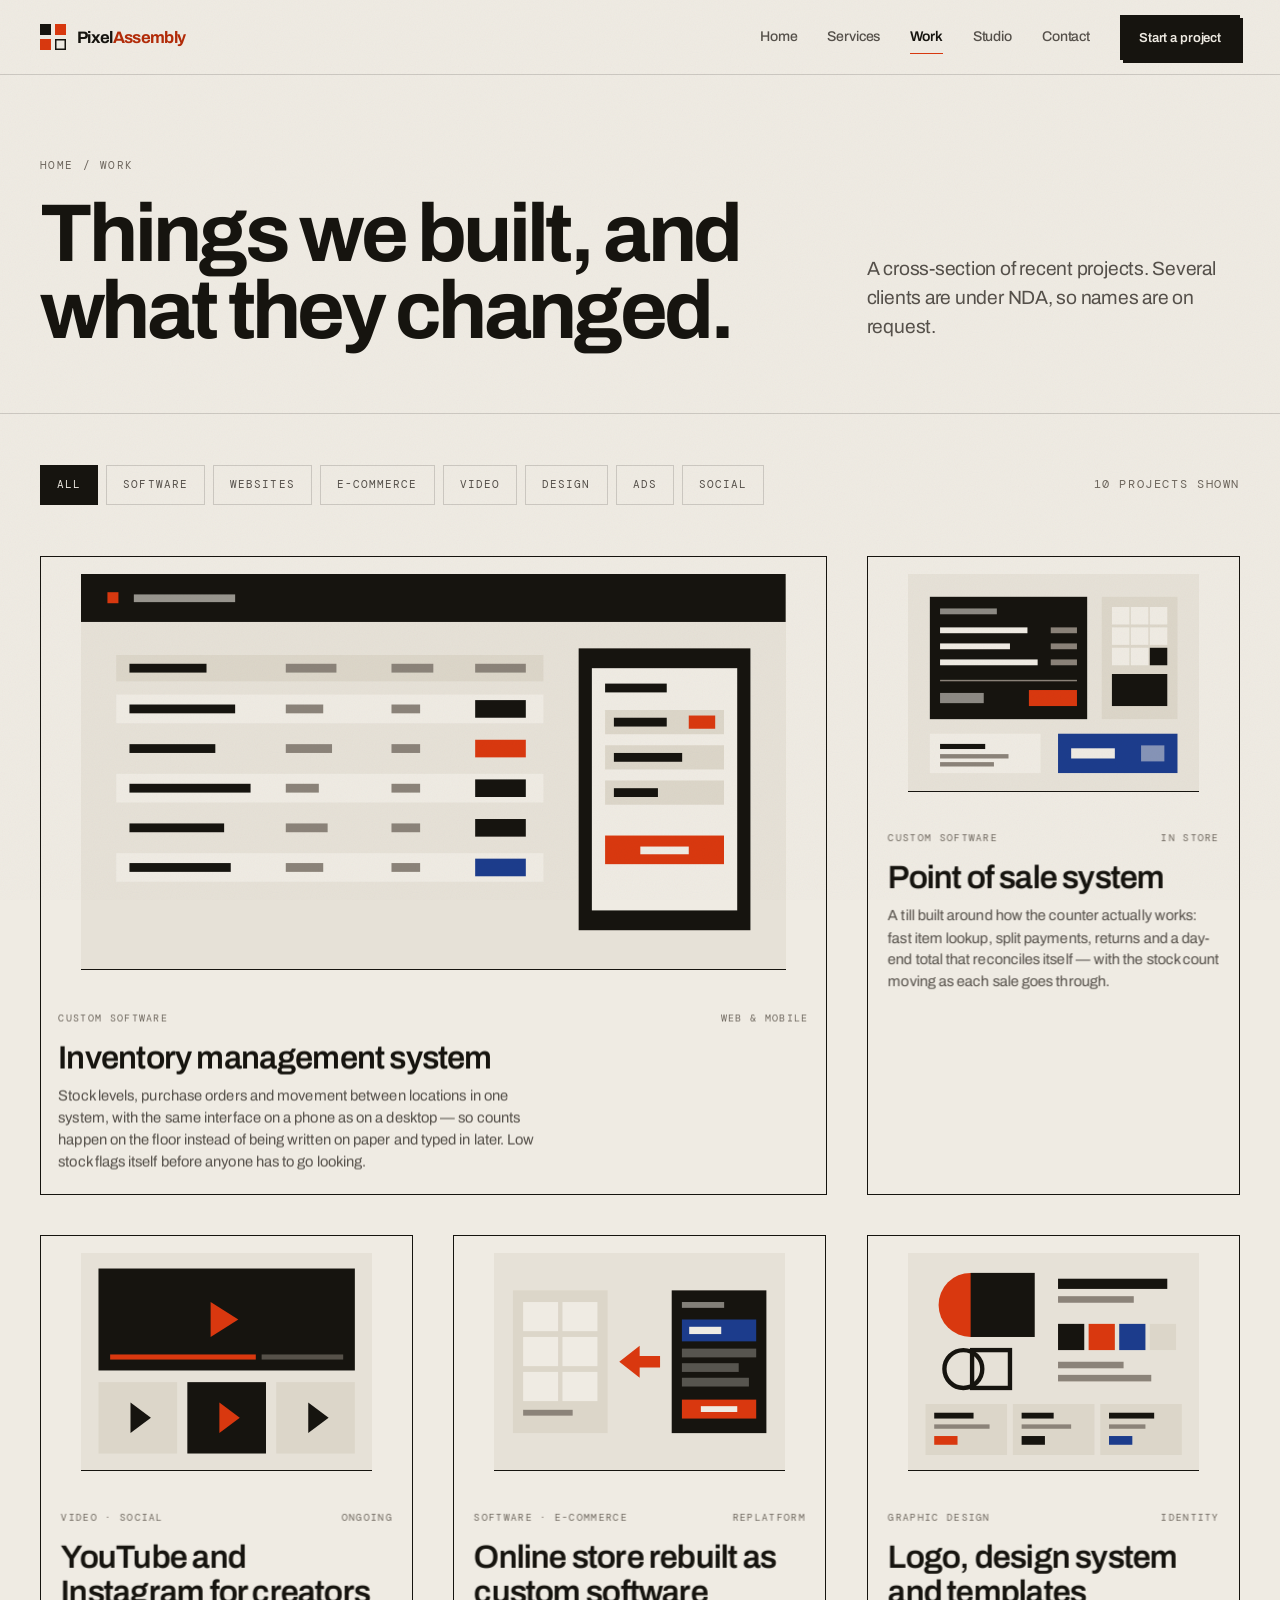
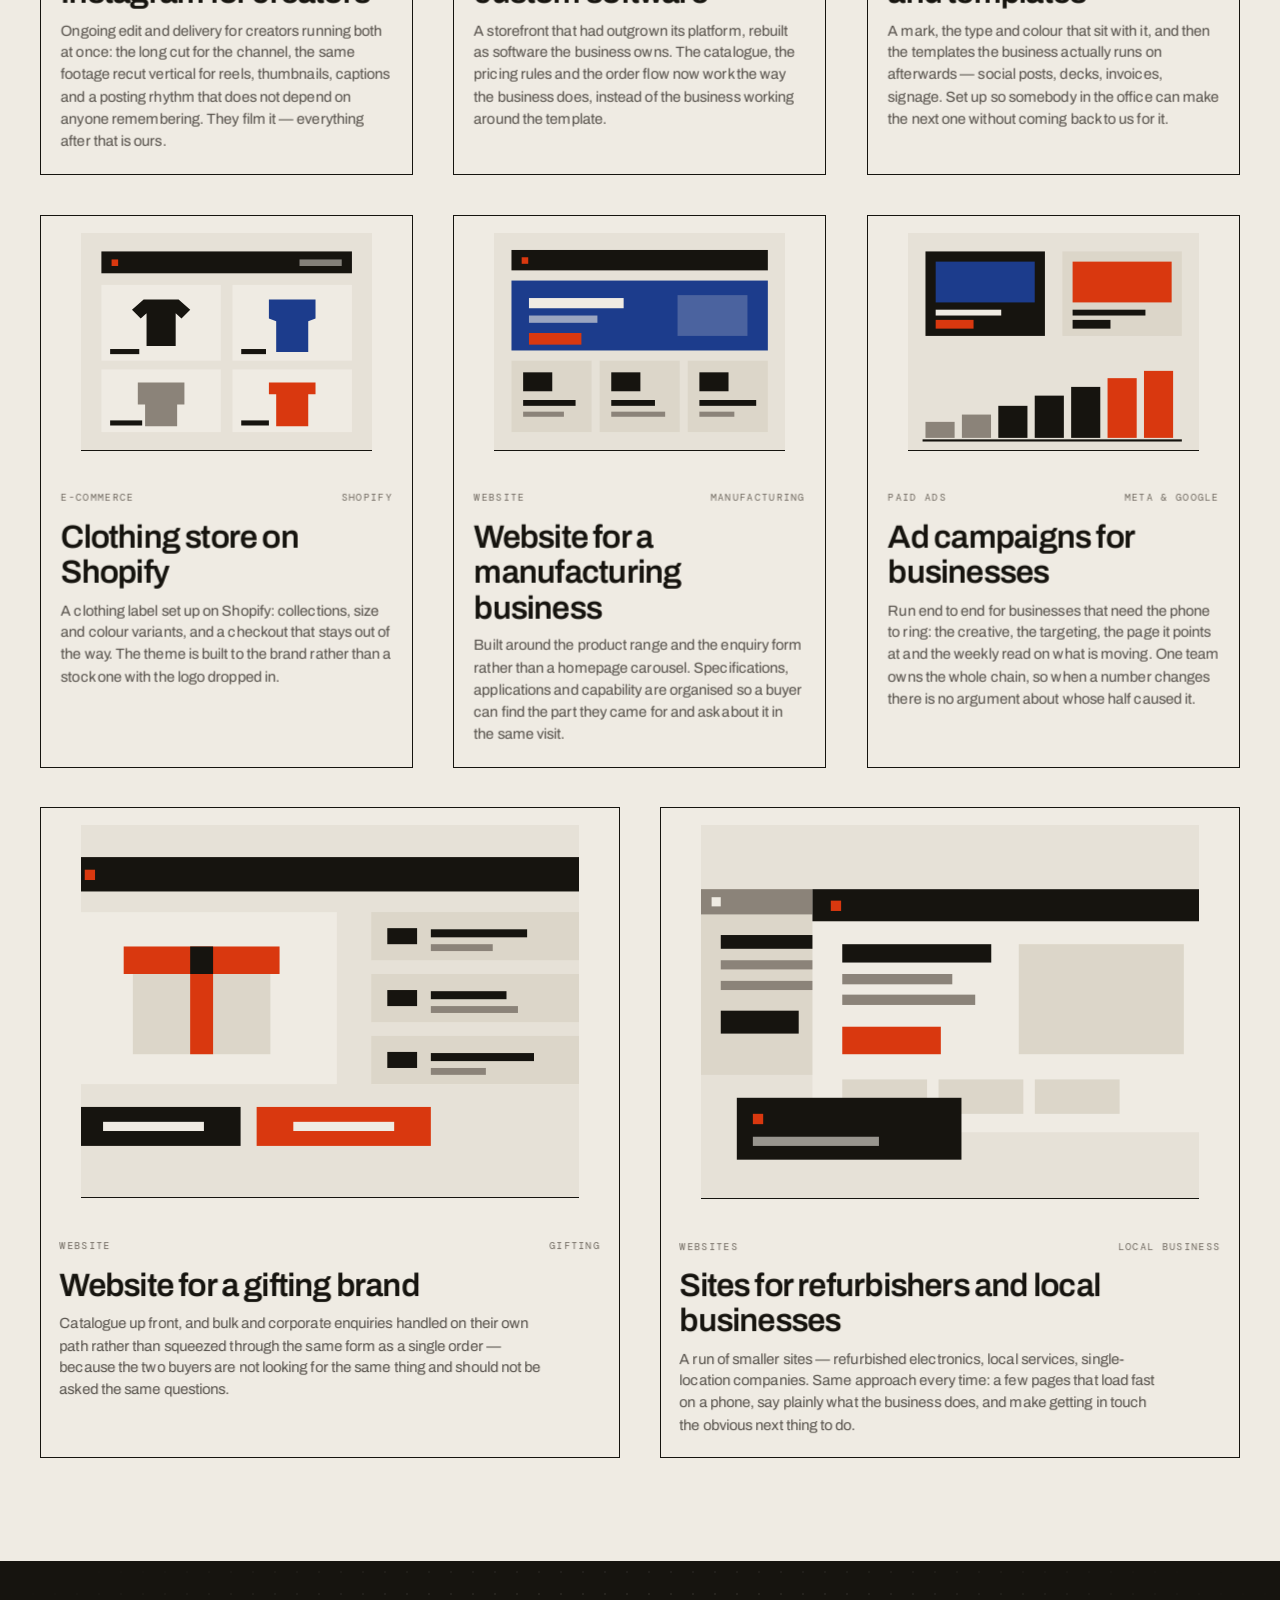
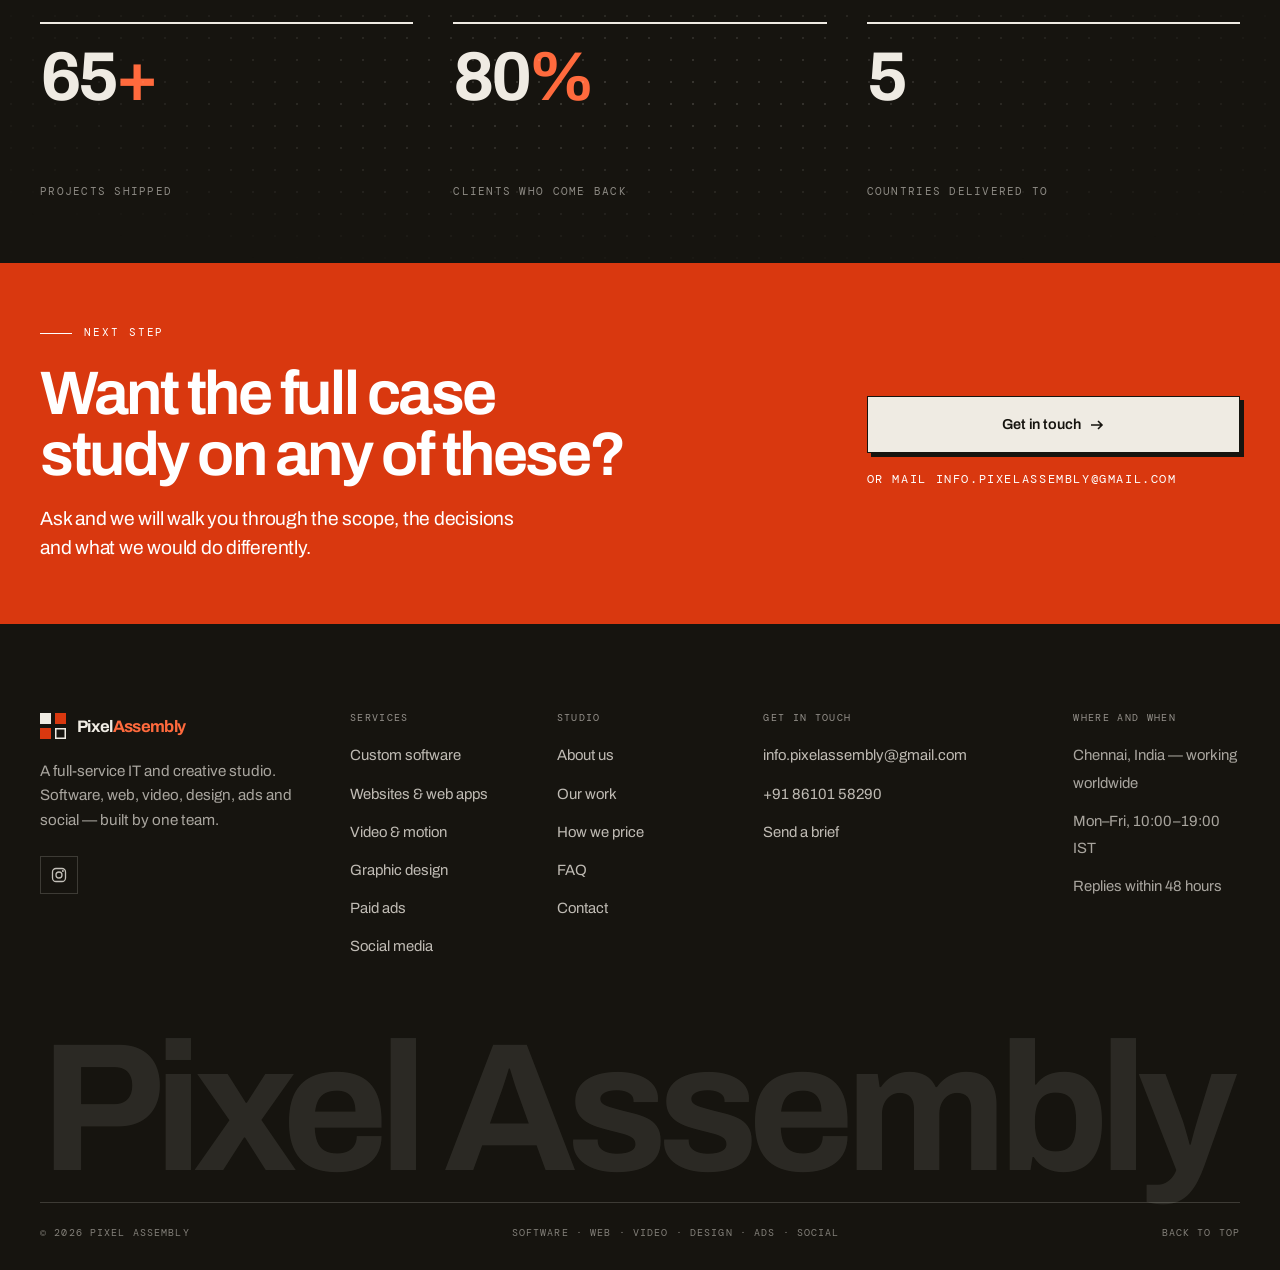
<file: work.html>
<!doctype html>
<html lang="en">
<head>
<meta charset="utf-8">
<meta name="viewport" content="width=device-width, initial-scale=1">
<title>Work — Selected projects | Pixel Assembly</title>
<meta name="description" content="Selected projects from Pixel Assembly: custom software, websites, video, brand identity, paid advertising and social media work across a range of industries.">
<link rel="canonical" href="https://pixelassembly.studio/work.html">
<meta name="theme-color" content="#efebe3">
<meta property="og:type" content="website">
<meta property="og:site_name" content="Pixel Assembly">
<meta property="og:title" content="Work | Pixel Assembly">
<meta property="og:description" content="Selected software, web, video, design, ads and social projects.">
<meta property="og:url" content="https://pixelassembly.studio/work.html">
<link rel="icon" href="assets/img/favicon.svg" type="image/svg+xml">
<link rel="preconnect" href="https://fonts.googleapis.com">
<link rel="preconnect" href="https://fonts.gstatic.com" crossorigin>
<link rel="stylesheet" href="https://fonts.googleapis.com/css2?family=Archivo:ital,wght@0,100..900;1,100..900&family=DM+Mono:wght@400;500&display=swap">
<link rel="stylesheet" href="assets/css/styles.css">
</head>
<body>
<a class="skip" href="#main">Skip to content</a>

<header class="hdr">
  <div class="container hdr__in">
    <a class="brand" href="index.html" aria-label="Pixel Assembly — home">
      <svg class="brand__mark" viewBox="0 0 26 26" aria-hidden="true">
        <rect width="11" height="11" fill="#16140F"/>
        <rect x="15" width="11" height="11" fill="#D9380F"/>
        <rect y="15" width="11" height="11" fill="#D9380F"/>
        <rect x="15.75" y="15.75" width="9.5" height="9.5" fill="none" stroke="#16140F" stroke-width="1.5"/>
      </svg>
      <span class="brand__txt">Pixel<span>Assembly</span></span>
    </a>
    <nav class="nav" id="nav" aria-label="Primary">
      <a href="index.html">Home</a>
      <a href="services.html">Services</a>
      <a href="work.html" aria-current="page">Work</a>
      <a href="about.html">Studio</a>
      <a href="contact.html">Contact</a>
      <a class="btn btn--solid btn--sm" href="contact.html">Start a project</a>
    </nav>
    <button class="burger" id="burger" type="button" aria-expanded="false" aria-controls="nav" aria-label="Open menu">
      <span></span><span></span><span></span>
    </button>
  </div>
</header>

<main id="main">

  <section class="phead">
    <div class="container phead__grid">
      <div class="phead__title">
        <nav class="crumb" aria-label="Breadcrumb"><a href="index.html">Home</a> <span>/</span> <span>Work</span></nav>
        <h1 class="d1 balance">Things we built, and what they changed.</h1>
      </div>
      <div class="phead__aside">
        <p class="lede">A cross-section of recent projects. Several clients are under NDA, so names are on request.</p>
      </div>
    </div>
  </section>

  <section class="sect work-projects">
    <div class="container">
      <div style="display:flex;flex-wrap:wrap;gap:20px;justify-content:space-between;align-items:center;margin-bottom:clamp(30px,4vw,54px)">
        <div class="filters" id="workFilters" role="group" aria-label="Filter projects by discipline">
          <button type="button" data-filter="all" aria-pressed="true">All</button>
          <button type="button" data-filter="software" aria-pressed="false">Software</button>
          <button type="button" data-filter="web" aria-pressed="false">Websites</button>
          <button type="button" data-filter="ecommerce" aria-pressed="false">E-commerce</button>
          <button type="button" data-filter="video" aria-pressed="false">Video</button>
          <button type="button" data-filter="design" aria-pressed="false">Design</button>
          <button type="button" data-filter="ads" aria-pressed="false">Ads</button>
          <button type="button" data-filter="social" aria-pressed="false">Social</button>
        </div>
        <p class="mono muted"><span id="workCount">10</span> projects shown</p>
      </div>

      <!-- These are your real builds. The wording is drafted — read it before
           launch. None of them carries an outcome line yet: add a `card__out`
           paragraph where you have a real, checkable result. -->
      <div class="work">

        <article class="work__item work__item--wide tilt" data-tilt="6" data-cat="software" data-reveal>
          <div class="card card--wide tilt__in">
            <figure class="card__fig">
              <svg viewBox="0 0 640 360" preserveAspectRatio="xMidYMid slice" aria-hidden="true" style="width:100%;height:100%">
                <rect width="640" height="360" fill="#E6E1D7"/>
                <rect width="640" height="44" fill="#16140F"/>
                <rect x="24" y="17" width="10" height="10" fill="#D9380F"/>
                <rect x="48" y="19" width="92" height="7" fill="#EFEBE3" opacity=".6"/>
                <rect x="32" y="74" width="388" height="24" fill="#DCD6C9"/>
                <rect x="44" y="82" width="70" height="8" fill="#16140F"/>
                <rect x="186" y="82" width="46" height="8" fill="#8B8379"/>
                <rect x="282" y="82" width="38" height="8" fill="#8B8379"/>
                <rect x="358" y="82" width="46" height="8" fill="#8B8379"/>
                <rect x="32" y="110" width="388" height="26" fill="#EFEBE3"/>
                <rect x="44" y="119" width="96" height="8" fill="#16140F"/>
                <rect x="186" y="119" width="34" height="8" fill="#8B8379"/>
                <rect x="282" y="119" width="26" height="8" fill="#8B8379"/>
                <rect x="358" y="115" width="46" height="16" fill="#16140F"/>
                <rect x="44" y="155" width="78" height="8" fill="#16140F"/>
                <rect x="186" y="155" width="42" height="8" fill="#8B8379"/>
                <rect x="282" y="155" width="26" height="8" fill="#8B8379"/>
                <rect x="358" y="151" width="46" height="16" fill="#D9380F"/>
                <rect x="32" y="182" width="388" height="26" fill="#EFEBE3"/>
                <rect x="44" y="191" width="110" height="8" fill="#16140F"/>
                <rect x="186" y="191" width="30" height="8" fill="#8B8379"/>
                <rect x="282" y="191" width="26" height="8" fill="#8B8379"/>
                <rect x="358" y="187" width="46" height="16" fill="#16140F"/>
                <rect x="44" y="227" width="86" height="8" fill="#16140F"/>
                <rect x="186" y="227" width="38" height="8" fill="#8B8379"/>
                <rect x="282" y="227" width="26" height="8" fill="#8B8379"/>
                <rect x="358" y="223" width="46" height="16" fill="#16140F"/>
                <rect x="32" y="254" width="388" height="26" fill="#EFEBE3"/>
                <rect x="44" y="263" width="92" height="8" fill="#16140F"/>
                <rect x="186" y="263" width="34" height="8" fill="#8B8379"/>
                <rect x="282" y="263" width="26" height="8" fill="#8B8379"/>
                <rect x="358" y="259" width="46" height="16" fill="#1C3C8C"/>
                <rect x="452" y="68" width="156" height="256" fill="#16140F"/>
                <rect x="464" y="86" width="132" height="220" fill="#EFEBE3"/>
                <rect x="476" y="100" width="56" height="8" fill="#16140F"/>
                <rect x="476" y="124" width="108" height="22" fill="#DCD6C9"/>
                <rect x="484" y="131" width="48" height="8" fill="#16140F"/>
                <rect x="552" y="129" width="24" height="12" fill="#D9380F"/>
                <rect x="476" y="156" width="108" height="22" fill="#DCD6C9"/>
                <rect x="484" y="163" width="62" height="8" fill="#16140F"/>
                <rect x="476" y="188" width="108" height="22" fill="#DCD6C9"/>
                <rect x="484" y="195" width="40" height="8" fill="#16140F"/>
                <rect x="476" y="238" width="108" height="26" fill="#D9380F"/>
                <rect x="508" y="248" width="44" height="7" fill="#EFEBE3"/>
              </svg>
            </figure>
            <div class="card__body tilt__pop--deep">
              <div class="card__meta"><span>Custom software</span><span>Web &amp; mobile</span></div>
              <h3 class="d3">Inventory management system</h3>
              <p class="measure">Stock levels, purchase orders and movement between locations in one system, with the same interface on a phone as on a desktop — so counts happen on the floor instead of being written on paper and typed in later. Low stock flags itself before anyone has to go looking.</p>
            </div>
          </div>
        </article>

        <article class="work__item tilt" data-tilt="8" data-cat="software" data-reveal data-delay="1">
          <div class="card tilt__in">
            <figure class="card__fig">
              <svg viewBox="0 0 400 300" preserveAspectRatio="xMidYMid slice" aria-hidden="true" style="width:100%;height:100%">
                <rect width="400" height="300" fill="#E6E1D7"/>
                <rect x="30" y="32" width="216" height="168" fill="#16140F"/>
                <rect x="44" y="48" width="78" height="8" fill="#EFEBE3" opacity=".55"/>
                <rect x="44" y="74" width="120" height="8" fill="#EFEBE3"/>
                <rect x="196" y="74" width="36" height="8" fill="#8B8379"/>
                <rect x="44" y="96" width="96" height="8" fill="#EFEBE3"/>
                <rect x="196" y="96" width="36" height="8" fill="#8B8379"/>
                <rect x="44" y="118" width="134" height="8" fill="#EFEBE3"/>
                <rect x="196" y="118" width="36" height="8" fill="#8B8379"/>
                <rect x="44" y="146" width="188" height="2" fill="#8B8379"/>
                <rect x="44" y="164" width="60" height="14" fill="#EFEBE3" opacity=".55"/>
                <rect x="166" y="160" width="66" height="22" fill="#D9380F"/>
                <rect x="266" y="32" width="104" height="168" fill="#DCD6C9"/>
                <rect x="280" y="46" width="24" height="24" fill="#EFEBE3"/>
                <rect x="306" y="46" width="24" height="24" fill="#EFEBE3"/>
                <rect x="332" y="46" width="24" height="24" fill="#EFEBE3"/>
                <rect x="280" y="74" width="24" height="24" fill="#EFEBE3"/>
                <rect x="306" y="74" width="24" height="24" fill="#EFEBE3"/>
                <rect x="332" y="74" width="24" height="24" fill="#EFEBE3"/>
                <rect x="280" y="102" width="24" height="24" fill="#EFEBE3"/>
                <rect x="306" y="102" width="24" height="24" fill="#EFEBE3"/>
                <rect x="332" y="102" width="24" height="24" fill="#16140F"/>
                <rect x="280" y="138" width="76" height="44" fill="#16140F"/>
                <rect x="30" y="220" width="152" height="54" fill="#EFEBE3"/>
                <rect x="44" y="234" width="62" height="7" fill="#16140F"/>
                <rect x="44" y="248" width="94" height="6" fill="#8B8379"/>
                <rect x="44" y="259" width="74" height="6" fill="#8B8379"/>
                <rect x="206" y="220" width="164" height="54" fill="#1C3C8C"/>
                <rect x="224" y="240" width="60" height="14" fill="#EFEBE3"/>
                <rect x="320" y="236" width="32" height="22" fill="#EFEBE3" opacity=".5"/>
              </svg>
            </figure>
            <div class="card__body tilt__pop--deep">
              <div class="card__meta"><span>Custom software</span><span>In store</span></div>
              <h3 class="d3">Point of sale system</h3>
              <p class="measure">A till built around how the counter actually works: fast item lookup, split payments, returns and a day-end total that reconciles itself — with the stock count moving as each sale goes through.</p>
            </div>
          </div>
        </article>
        <article class="work__item tilt" data-tilt="8" data-cat="video social" data-reveal>
          <div class="card tilt__in">
            <figure class="card__fig">
              <svg viewBox="0 0 400 300" preserveAspectRatio="xMidYMid slice" aria-hidden="true" style="width:100%;height:100%">
                <rect width="400" height="300" fill="#E6E1D7"/>
                <rect x="24" y="22" width="352" height="140" fill="#16140F"/>
                <path d="M178 68v48l38-24z" fill="#D9380F"/>
                <rect x="40" y="140" width="200" height="7" fill="#D9380F"/>
                <rect x="248" y="140" width="112" height="7" fill="#8B8379" opacity=".55"/>
                <rect x="24" y="178" width="108" height="98" fill="#DCD6C9"/>
                <path d="M68 206v42l28-21z" fill="#16140F"/>
                <rect x="146" y="178" width="108" height="98" fill="#16140F"/>
                <path d="M190 206v42l28-21z" fill="#D9380F"/>
                <rect x="268" y="178" width="108" height="98" fill="#DCD6C9"/>
                <path d="M312 206v42l28-21z" fill="#16140F"/>
              </svg>
            </figure>
            <div class="card__body tilt__pop--deep">
              <div class="card__meta"><span>Video &middot; Social</span><span>Ongoing</span></div>
              <h3 class="d3">YouTube and Instagram for creators</h3>
              <p class="measure">Ongoing edit and delivery for creators running both at once: the long cut for the channel, the same footage recut vertical for reels, thumbnails, captions and a posting rhythm that does not depend on anyone remembering. They film it &mdash; everything after that is ours.</p>
            </div>
          </div>
        </article>

        <article class="work__item tilt" data-tilt="8" data-cat="software ecommerce" data-reveal>
          <div class="card tilt__in">
            <figure class="card__fig">
              <svg viewBox="0 0 400 300" preserveAspectRatio="xMidYMid slice" aria-hidden="true" style="width:100%;height:100%">
                <rect width="400" height="300" fill="#E6E1D7"/>
                <rect x="26" y="52" width="130" height="196" fill="#DCD6C9"/>
                <rect x="40" y="68" width="48" height="40" fill="#EFEBE3"/>
                <rect x="94" y="68" width="48" height="40" fill="#EFEBE3"/>
                <rect x="40" y="116" width="48" height="40" fill="#EFEBE3"/>
                <rect x="94" y="116" width="48" height="40" fill="#EFEBE3"/>
                <rect x="40" y="164" width="48" height="40" fill="#EFEBE3"/>
                <rect x="94" y="164" width="48" height="40" fill="#EFEBE3"/>
                <rect x="40" y="216" width="68" height="8" fill="#8B8379"/>
                <path d="M172 150l28-22v14h28v16h-28v14z" fill="#D9380F"/>
                <rect x="244" y="52" width="130" height="196" fill="#16140F"/>
                <rect x="258" y="68" width="58" height="8" fill="#EFEBE3" opacity=".5"/>
                <rect x="258" y="92" width="102" height="30" fill="#1C3C8C"/>
                <rect x="268" y="102" width="44" height="10" fill="#EFEBE3"/>
                <rect x="258" y="132" width="102" height="12" fill="#EFEBE3" opacity=".3"/>
                <rect x="258" y="152" width="78" height="12" fill="#EFEBE3" opacity=".3"/>
                <rect x="258" y="172" width="92" height="12" fill="#EFEBE3" opacity=".3"/>
                <rect x="258" y="202" width="102" height="26" fill="#D9380F"/>
                <rect x="284" y="211" width="50" height="8" fill="#EFEBE3"/>
              </svg>
            </figure>
            <div class="card__body tilt__pop--deep">
              <div class="card__meta"><span>Software &middot; E-commerce</span><span>Replatform</span></div>
              <h3 class="d3">Online store rebuilt as custom software</h3>
              <p class="measure">A storefront that had outgrown its platform, rebuilt as software the business owns. The catalogue, the pricing rules and the order flow now work the way the business does, instead of the business working around the template.</p>
            </div>
          </div>
        </article>
        <article class="work__item tilt" data-tilt="8" data-cat="design" data-reveal data-delay="2">
          <div class="card tilt__in">
            <figure class="card__fig">
              <svg viewBox="0 0 400 300" preserveAspectRatio="xMidYMid slice" aria-hidden="true" style="width:100%;height:100%">
                <rect width="400" height="300" fill="#E6E1D7"/>
                <circle cx="86" cy="72" r="44" fill="#D9380F"/>
                <rect x="86" y="28" width="88" height="88" fill="#16140F"/>
                <circle cx="76" cy="160" r="26" fill="none" stroke="#16140F" stroke-width="6"/>
                <rect x="88" y="134" width="52" height="52" fill="none" stroke="#16140F" stroke-width="6"/>
                <rect x="206" y="36" width="150" height="14" fill="#16140F"/>
                <rect x="206" y="60" width="104" height="9" fill="#8B8379"/>
                <rect x="206" y="98" width="36" height="36" fill="#16140F"/>
                <rect x="248" y="98" width="36" height="36" fill="#D9380F"/>
                <rect x="290" y="98" width="36" height="36" fill="#1C3C8C"/>
                <rect x="332" y="98" width="36" height="36" fill="#DCD6C9"/>
                <rect x="206" y="150" width="90" height="9" fill="#8B8379"/>
                <rect x="206" y="168" width="128" height="9" fill="#8B8379"/>
                <rect x="24" y="208" width="112" height="70" fill="#DCD6C9"/>
                <rect x="36" y="220" width="54" height="8" fill="#16140F"/>
                <rect x="36" y="236" width="76" height="6" fill="#8B8379"/>
                <rect x="36" y="252" width="32" height="12" fill="#D9380F"/>
                <rect x="144" y="208" width="112" height="70" fill="#DCD6C9"/>
                <rect x="156" y="220" width="44" height="8" fill="#16140F"/>
                <rect x="156" y="236" width="68" height="6" fill="#8B8379"/>
                <rect x="156" y="252" width="32" height="12" fill="#16140F"/>
                <rect x="264" y="208" width="112" height="70" fill="#DCD6C9"/>
                <rect x="276" y="220" width="62" height="8" fill="#16140F"/>
                <rect x="276" y="236" width="50" height="6" fill="#8B8379"/>
                <rect x="276" y="252" width="32" height="12" fill="#1C3C8C"/>
              </svg>
            </figure>
            <div class="card__body tilt__pop--deep">
              <div class="card__meta"><span>Graphic design</span><span>Identity</span></div>
              <h3 class="d3">Logo, design system and templates</h3>
              <p class="measure">A mark, the type and colour that sit with it, and then the templates the business actually runs on afterwards &mdash; social posts, decks, invoices, signage. Set up so somebody in the office can make the next one without coming back to us for it.</p>
            </div>
          </div>
        </article>

        <article class="work__item tilt" data-tilt="8" data-cat="ecommerce web" data-reveal data-delay="1">
          <div class="card tilt__in">
            <figure class="card__fig">
              <svg viewBox="0 0 400 300" preserveAspectRatio="xMidYMid slice" aria-hidden="true" style="width:100%;height:100%">
                <rect width="400" height="300" fill="#E6E1D7"/>
                <rect x="28" y="26" width="344" height="30" fill="#16140F"/>
                <rect x="42" y="37" width="9" height="9" fill="#D9380F"/>
                <rect x="300" y="37" width="58" height="9" fill="#EFEBE3" opacity=".5"/>
                <rect x="28" y="72" width="164" height="104" fill="#EFEBE3"/>
                <path d="M86 92h48l16 14-12 12-8-7v45H90v-45l-8 7-12-12z" fill="#16140F"/>
                <rect x="208" y="72" width="164" height="104" fill="#EFEBE3"/>
                <path d="M258 92h64v26l-10 4v42h-44v-42l-10-4z" fill="#1C3C8C"/>
                <rect x="28" y="188" width="164" height="86" fill="#EFEBE3"/>
                <path d="M78 206h64v30h-10v30h-44v-30h-10z" fill="#8B8379"/>
                <rect x="208" y="188" width="164" height="86" fill="#EFEBE3"/>
                <path d="M258 206h64v16h-10v44h-44v-44h-10z" fill="#D9380F"/>
                <rect x="40" y="160" width="40" height="7" fill="#16140F"/>
                <rect x="220" y="160" width="34" height="7" fill="#16140F"/>
                <rect x="40" y="258" width="44" height="7" fill="#16140F"/>
                <rect x="220" y="258" width="38" height="7" fill="#16140F"/>
              </svg>
            </figure>
            <div class="card__body tilt__pop--deep">
              <div class="card__meta"><span>E-commerce</span><span>Shopify</span></div>
              <h3 class="d3">Clothing store on Shopify</h3>
              <p class="measure">A clothing label set up on Shopify: collections, size and colour variants, and a checkout that stays out of the way. The theme is built to the brand rather than a stock one with the logo dropped in.</p>
            </div>
          </div>
        </article>

        <article class="work__item tilt" data-tilt="8" data-cat="web" data-reveal data-delay="2">
          <div class="card tilt__in">
            <figure class="card__fig">
              <svg viewBox="0 0 400 300" preserveAspectRatio="xMidYMid slice" aria-hidden="true" style="width:100%;height:100%">
                <rect width="400" height="300" fill="#E6E1D7"/>
                <rect x="24" y="24" width="352" height="28" fill="#16140F"/>
                <rect x="38" y="34" width="9" height="9" fill="#D9380F"/>
                <rect x="24" y="66" width="352" height="96" fill="#1C3C8C"/>
                <rect x="48" y="90" width="130" height="14" fill="#EFEBE3"/>
                <rect x="48" y="114" width="94" height="10" fill="#EFEBE3" opacity=".6"/>
                <rect x="48" y="138" width="72" height="16" fill="#D9380F"/>
                <rect x="252" y="86" width="96" height="56" fill="#EFEBE3" opacity=".22"/>
                <rect x="24" y="176" width="110" height="98" fill="#DCD6C9"/>
                <rect x="40" y="192" width="40" height="26" fill="#16140F"/>
                <rect x="40" y="230" width="72" height="8" fill="#16140F"/>
                <rect x="40" y="246" width="56" height="7" fill="#8B8379"/>
                <rect x="145" y="176" width="110" height="98" fill="#DCD6C9"/>
                <rect x="161" y="192" width="40" height="26" fill="#16140F"/>
                <rect x="161" y="230" width="60" height="8" fill="#16140F"/>
                <rect x="161" y="246" width="74" height="7" fill="#8B8379"/>
                <rect x="266" y="176" width="110" height="98" fill="#DCD6C9"/>
                <rect x="282" y="192" width="40" height="26" fill="#16140F"/>
                <rect x="282" y="230" width="78" height="8" fill="#16140F"/>
                <rect x="282" y="246" width="48" height="7" fill="#8B8379"/>
              </svg>
            </figure>
            <div class="card__body tilt__pop--deep">
              <div class="card__meta"><span>Website</span><span>Manufacturing</span></div>
              <h3 class="d3">Website for a manufacturing business</h3>
              <p class="measure">Built around the product range and the enquiry form rather than a homepage carousel. Specifications, applications and capability are organised so a buyer can find the part they came for and ask about it in the same visit.</p>
            </div>
          </div>
        </article>
        <article class="work__item tilt" data-tilt="8" data-cat="ads" data-reveal data-delay="2">
          <div class="card tilt__in">
            <figure class="card__fig">
              <svg viewBox="0 0 400 300" preserveAspectRatio="xMidYMid slice" aria-hidden="true" style="width:100%;height:100%">
                <rect width="400" height="300" fill="#E6E1D7"/>
                <rect x="24" y="26" width="164" height="116" fill="#16140F"/>
                <rect x="38" y="40" width="136" height="56" fill="#1C3C8C"/>
                <rect x="38" y="106" width="90" height="8" fill="#EFEBE3"/>
                <rect x="38" y="120" width="52" height="12" fill="#D9380F"/>
                <rect x="212" y="26" width="164" height="116" fill="#DCD6C9"/>
                <rect x="226" y="40" width="136" height="56" fill="#D9380F"/>
                <rect x="226" y="106" width="100" height="8" fill="#16140F"/>
                <rect x="226" y="120" width="52" height="12" fill="#16140F"/>
                <rect x="24" y="260" width="40" height="22" fill="#8B8379"/>
                <rect x="74" y="250" width="40" height="32" fill="#8B8379"/>
                <rect x="124" y="238" width="40" height="44" fill="#16140F"/>
                <rect x="174" y="224" width="40" height="58" fill="#16140F"/>
                <rect x="224" y="212" width="40" height="70" fill="#16140F"/>
                <rect x="274" y="200" width="40" height="82" fill="#D9380F"/>
                <rect x="324" y="190" width="40" height="92" fill="#D9380F"/>
                <rect x="20" y="284" width="356" height="3" fill="#16140F"/>
              </svg>
            </figure>
            <div class="card__body tilt__pop--deep">
              <div class="card__meta"><span>Paid ads</span><span>Meta &amp; Google</span></div>
              <h3 class="d3">Ad campaigns for businesses</h3>
              <p class="measure">Run end to end for businesses that need the phone to ring: the creative, the targeting, the page it points at and the weekly read on what is moving. One team owns the whole chain, so when a number changes there is no argument about whose half caused it.</p>
            </div>
          </div>
        </article>

        <article class="work__item work__item--half tilt" data-tilt="7" data-cat="web" data-reveal>
          <div class="card tilt__in">
            <figure class="card__fig">
              <svg viewBox="0 0 520 325" preserveAspectRatio="xMidYMid slice" aria-hidden="true" style="width:100%;height:100%">
                <rect width="520" height="325" fill="#E6E1D7"/>
                <rect x="30" y="28" width="460" height="30" fill="#16140F"/>
                <rect x="46" y="39" width="9" height="9" fill="#D9380F"/>
                <rect x="30" y="76" width="236" height="150" fill="#EFEBE3"/>
                <rect x="88" y="130" width="120" height="70" fill="#DCD6C9"/>
                <rect x="138" y="130" width="20" height="70" fill="#D9380F"/>
                <rect x="80" y="106" width="136" height="24" fill="#D9380F"/>
                <rect x="138" y="106" width="20" height="24" fill="#16140F"/>
                <rect x="296" y="76" width="194" height="42" fill="#DCD6C9"/>
                <rect x="310" y="90" width="26" height="14" fill="#16140F"/>
                <rect x="348" y="91" width="84" height="7" fill="#16140F"/>
                <rect x="348" y="104" width="54" height="6" fill="#8B8379"/>
                <rect x="296" y="130" width="194" height="42" fill="#DCD6C9"/>
                <rect x="310" y="144" width="26" height="14" fill="#16140F"/>
                <rect x="348" y="145" width="66" height="7" fill="#16140F"/>
                <rect x="348" y="158" width="76" height="6" fill="#8B8379"/>
                <rect x="296" y="184" width="194" height="42" fill="#DCD6C9"/>
                <rect x="310" y="198" width="26" height="14" fill="#16140F"/>
                <rect x="348" y="199" width="90" height="7" fill="#16140F"/>
                <rect x="348" y="212" width="48" height="6" fill="#8B8379"/>
                <rect x="30" y="246" width="152" height="34" fill="#16140F"/>
                <rect x="62" y="259" width="88" height="8" fill="#EFEBE3"/>
                <rect x="196" y="246" width="152" height="34" fill="#D9380F"/>
                <rect x="228" y="259" width="88" height="8" fill="#EFEBE3"/>
              </svg>
            </figure>
            <div class="card__body tilt__pop--deep">
              <div class="card__meta"><span>Website</span><span>Gifting</span></div>
              <h3 class="d3">Website for a gifting brand</h3>
              <p class="measure">Catalogue up front, and bulk and corporate enquiries handled on their own path rather than squeezed through the same form as a single order — because the two buyers are not looking for the same thing and should not be asked the same questions.</p>
            </div>
          </div>
        </article>

        <article class="work__item work__item--half tilt" data-tilt="7" data-cat="web" data-reveal data-delay="1">
          <div class="card tilt__in">
            <figure class="card__fig">
              <svg viewBox="0 0 520 325" preserveAspectRatio="xMidYMid slice" aria-hidden="true" style="width:100%;height:100%">
                <rect width="520" height="325" fill="#E6E1D7"/>
                <rect x="40" y="56" width="236" height="162" fill="#DCD6C9"/>
                <rect x="40" y="56" width="236" height="22" fill="#8B8379"/>
                <rect x="52" y="63" width="8" height="8" fill="#EFEBE3"/>
                <rect x="60" y="96" width="92" height="12" fill="#16140F"/>
                <rect x="60" y="118" width="128" height="8" fill="#8B8379"/>
                <rect x="60" y="136" width="104" height="8" fill="#8B8379"/>
                <rect x="60" y="162" width="68" height="20" fill="#16140F"/>
                <rect x="140" y="56" width="340" height="212" fill="#EFEBE3"/>
                <rect x="140" y="56" width="340" height="28" fill="#16140F"/>
                <rect x="156" y="66" width="9" height="9" fill="#D9380F"/>
                <rect x="166" y="104" width="130" height="16" fill="#16140F"/>
                <rect x="166" y="130" width="96" height="9" fill="#8B8379"/>
                <rect x="166" y="148" width="116" height="9" fill="#8B8379"/>
                <rect x="166" y="176" width="86" height="24" fill="#D9380F"/>
                <rect x="320" y="104" width="144" height="96" fill="#DCD6C9"/>
                <rect x="166" y="222" width="74" height="30" fill="#DCD6C9"/>
                <rect x="250" y="222" width="74" height="30" fill="#DCD6C9"/>
                <rect x="334" y="222" width="74" height="30" fill="#DCD6C9"/>
                <rect x="74" y="238" width="196" height="54" fill="#16140F"/>
                <rect x="88" y="252" width="9" height="9" fill="#D9380F"/>
                <rect x="88" y="272" width="110" height="8" fill="#EFEBE3" opacity=".6"/>
              </svg>
            </figure>
            <div class="card__body tilt__pop--deep">
              <div class="card__meta"><span>Websites</span><span>Local business</span></div>
              <h3 class="d3">Sites for refurbishers and local businesses</h3>
              <p class="measure">A run of smaller sites — refurbished electronics, local services, single-location companies. Same approach every time: a few pages that load fast on a phone, say plainly what the business does, and make getting in touch the obvious next thing to do.</p>
            </div>
          </div>
        </article>

      </div>
    </div>
  </section>

  <section class="sect-sm inv">
    <div class="dots" aria-hidden="true"></div>
    <div class="container">
      <div class="stats stats--3" data-reveal>
        <div class="stats__cell">
          <p class="stats__n"><span data-count="70">0</span><i>+</i></p>
          <p class="stats__l">Projects shipped</p>
        </div>
        <div class="stats__cell">
          <p class="stats__n"><span data-count="86">0</span><i>%</i></p>
          <p class="stats__l">Clients who come back</p>
        </div>
        <div class="stats__cell">
          <p class="stats__n"><span data-count="5">0</span></p>
          <p class="stats__l">Countries delivered to</p>
        </div>
      </div>
    </div>
  </section>

  <section class="sect-sm band-flame">
    <div class="container">
      <div class="grid" style="align-items:center">
        <div style="grid-column:1/8">
          <p class="eyebrow">Next step</p>
          <h2 class="d2 balance">Want the full case study on any of these?</h2>
          <p class="lede" style="margin-top:18px;max-width:46ch">Ask and we will walk you through the scope, the decisions and what we would do differently.</p>
        </div>
        <div style="grid-column:9/13">
          <a class="btn" href="contact.html" style="width:100%;justify-content:center">
            Get in touch
            <svg width="14" height="14" viewBox="0 0 14 14" fill="none" aria-hidden="true"><path d="M1 7h11M8 3l4 4-4 4" stroke="currentColor" stroke-width="1.6"/></svg>
          </a>
          <p class="mono" style="margin-top:18px">Or mail info.pixelassembly@gmail.com</p>
        </div>
      </div>
    </div>
  </section>

</main>

<footer class="ftr inv">
  <div class="container">
    <div class="ftr__top">
      <div class="ftr__brand">
        <a class="brand" href="index.html" style="margin-bottom:20px">
          <svg class="brand__mark" viewBox="0 0 26 26" aria-hidden="true">
            <rect width="11" height="11" fill="#EFEBE3"/>
            <rect x="15" width="11" height="11" fill="#D9380F"/>
            <rect y="15" width="11" height="11" fill="#D9380F"/>
            <rect x="15.75" y="15.75" width="9.5" height="9.5" fill="none" stroke="#EFEBE3" stroke-width="1.5"/>
          </svg>
          <span class="brand__txt" style="color:var(--paper)">Pixel<span>Assembly</span></span>
        </a>
        <p class="soft" style="max-width:34ch;font-size:.95rem">A full-service IT and creative studio. Software, web, video, design, ads and social &mdash; built by one team.</p>
        <div class="ftr__social">
          <a href="https://www.instagram.com/pixel.assembly_/" target="_blank" rel="noopener" aria-label="Instagram"><svg width="16" height="16" viewBox="0 0 16 16" fill="none" aria-hidden="true"><rect x="1.5" y="1.5" width="13" height="13" rx="3.5" stroke="currentColor" stroke-width="1.3"/><circle cx="8" cy="8" r="3" stroke="currentColor" stroke-width="1.3"/><circle cx="11.9" cy="4.1" r="1" fill="currentColor"/></svg></a>
        </div>
      </div>
      <div class="ftr__col">
        <h4>Services</h4>
        <ul>
          <li><a href="services.html#software">Custom software</a></li>
          <li><a href="services.html#web">Websites &amp; web apps</a></li>
          <li><a href="services.html#video">Video &amp; motion</a></li>
          <li><a href="services.html#design">Graphic design</a></li>
          <li><a href="services.html#ads">Paid ads</a></li>
          <li><a href="services.html#social">Social media</a></li>
        </ul>
      </div>
      <div class="ftr__col">
        <h4>Studio</h4>
        <ul>
          <li><a href="about.html">About us</a></li>
          <li><a href="work.html">Our work</a></li>
          <li><a href="services.html#engagement">How we price</a></li>
          <li><a href="services.html#faq">FAQ</a></li>
          <li><a href="contact.html">Contact</a></li>
        </ul>
      </div>
      <div class="ftr__col ftr__col--wide">
        <h4>Get in touch</h4>
        <ul>
          <li><a href="mailto:info.pixelassembly@gmail.com">info.pixelassembly@gmail.com</a></li>
          <li><a href="tel:+918610158290">+91 86101 58290</a></li>
          <li><a href="contact.html">Send a brief</a></li>
        </ul>
      </div>
      <div class="ftr__col">
        <h4>Where and when</h4>
        <ul>
          <li><span class="soft" style="font-size:.93rem">Chennai, India &mdash; working worldwide</span></li>
          <li><span class="soft" style="font-size:.93rem">Mon&ndash;Fri, 10:00&ndash;19:00 IST</span></li>
          <li><span class="soft" style="font-size:.93rem">Replies within 48 hours</span></li>
        </ul>
      </div>
    </div>
    <div class="ftr__word" aria-hidden="true">Pixel&nbsp;Assembly</div>
    <div class="ftr__bar">
      <span>&copy; <span data-year>2026</span> Pixel Assembly</span>
      <span>Software &middot; Web &middot; Video &middot; Design &middot; Ads &middot; Social</span>
      <span><a href="#main">Back to top</a></span>
    </div>
  </div>
</footer>

<script src="assets/js/main.js" defer></script>
</body>
</html>
</file>
<file: assets/css/styles.css>
/* ==========================================================================
   Pixel Assembly — stylesheet
   Editorial studio system. Flat fills only, no colour-fade gradients.

    1. Tokens            7. Ticker
    2. Reset             8. 3D components
    3. Type              9. Blocks
    4. Layout           10. Forms
    5. Controls         11. Footer
    6. Header           12. Motion + responsive
   ========================================================================== */

/* 1. Tokens ---------------------------------------------------------------- */
:root {
  --paper: #efebe3;
  --paper-2: #e6e1d7;
  --paper-3: #dcd6c9;
  --ink: #16140f;
  --ink-2: #232019;
  --ink-soft: #55504a;
  /* Was #8B8379, which scored 3.1:1 on paper — under the 4.5:1 that small
     text needs, and every mono label in the design uses it. */
  --ink-mute: #6e675e;
  --rule: rgba(22, 20, 15, 0.16);
  --rule-soft: rgba(22, 20, 15, 0.08);
  --rule-inv: rgba(239, 235, 227, 0.18);

  --flame: #d9380f;
  --flame-hi: #f1562b;
  --flame-lo: #a32708;
  /* --flame is the fill colour. As TEXT it only manages 3.9:1 on paper, so
     type uses --flame-text instead, which is redefined per surface below. */
  --flame-text: #b32b08;
  --cobalt: #1c3c8c;
  --cobalt-hi: #2a50ae;
  --cobalt-lo: #132a64;
  --sage: #5f6f52;

  --font-sans: "Archivo", "Helvetica Neue", Helvetica, Arial, sans-serif;
  --font-mono: "DM Mono", ui-monospace, "SF Mono", Menlo, monospace;

  --shadow-hard: 6px 6px 0 var(--ink);
  --shadow-hard-sm: 4px 4px 0 var(--ink);

  --gut: clamp(20px, 3.4vw, 40px);
  --step: clamp(64px, 8vw, 132px);
  --ease: cubic-bezier(0.22, 0.61, 0.36, 1);
}

/* 2. Reset ----------------------------------------------------------------- */
*,
*::before,
*::after { box-sizing: border-box; }

html {
  -webkit-text-size-adjust: 100%;
  scroll-behavior: smooth;
  scroll-padding-top: 90px;
}

body {
  margin: 0;
  background: var(--paper);
  color: var(--ink);
  font-family: var(--font-sans);
  font-size: 17px;
  line-height: 1.6;
  -webkit-font-smoothing: antialiased;
  text-rendering: optimizeLegibility;
  overflow-x: hidden;
}

/* Flat print grain — texture instead of glow */
body::after {
  content: "";
  position: fixed;
  inset: 0;
  z-index: 9999;
  pointer-events: none;
  opacity: 0.05;
  mix-blend-mode: multiply;
  background-image: url("data:image/svg+xml,%3Csvg xmlns=%27http://www.w3.org/2000/svg%27 width=%27140%27 height=%27140%27%3E%3Cfilter id=%27n%27%3E%3CfeTurbulence type=%27fractalNoise%27 baseFrequency=%270.86%27 numOctaves=%273%27 stitchTiles=%27stitch%27/%3E%3C/filter%3E%3Crect width=%27140%27 height=%27140%27 filter=%27url(%23n)%27/%3E%3C/svg%3E");
}

img, svg, video { display: block; max-width: 100%; height: auto; }
button, input, select, textarea { font: inherit; color: inherit; }
a { color: inherit; text-decoration: none; }
ul, ol { margin: 0; padding: 0; list-style: none; }
hr { border: 0; border-top: 1px solid var(--rule); margin: 0; }
::selection { background: var(--flame); color: var(--paper); }
:focus-visible { outline: 2px solid var(--flame); outline-offset: 3px; }

.sr {
  position: absolute;
  width: 1px; height: 1px;
  margin: -1px; padding: 0;
  overflow: hidden;
  clip: rect(0 0 0 0);
  white-space: nowrap;
  border: 0;
}

.skip {
  position: absolute; left: -9999px; top: 0; z-index: 200;
  background: var(--ink); color: var(--paper);
  padding: 14px 20px;
  font-family: var(--font-mono); font-size: 12px;
}
.skip:focus { left: 12px; top: 12px; }

/* 3. Type ------------------------------------------------------------------ */
h1, h2, h3, h4 {
  margin: 0;
  font-weight: 600;
  line-height: 1.02;
  letter-spacing: -0.035em;
}

.d1 { font-size: clamp(2.8rem, 6.4vw, 5.4rem); font-weight: 700; letter-spacing: -0.045em; line-height: 0.94; }
.d2 { font-size: clamp(2.1rem, 4.8vw, 3.9rem); font-weight: 650; letter-spacing: -0.04em; line-height: 0.99; }
.d3 { font-size: clamp(1.45rem, 2.5vw, 2.1rem); font-weight: 600; letter-spacing: -0.03em; line-height: 1.09; }
.d4 { font-size: clamp(1.1rem, 1.5vw, 1.32rem); font-weight: 600; letter-spacing: -0.02em; line-height: 1.22; }

p { margin: 0 0 1.1em; }
p:last-child { margin-bottom: 0; }

.lede {
  font-size: clamp(1.06rem, 1.5vw, 1.36rem);
  line-height: 1.52;
  color: var(--ink-soft);
  letter-spacing: -0.012em;
}
.body-lg { font-size: 1.05rem; line-height: 1.66; color: var(--ink-soft); }
.muted { color: var(--ink-mute); }
.soft { color: var(--ink-soft); }
.flame { color: var(--flame-text); }
.nums { font-variant-numeric: tabular-nums; }
.measure { max-width: 60ch; }
.measure-sm { max-width: 44ch; }
.balance { text-wrap: balance; }

.mono {
  font-family: var(--font-mono);
  font-size: 0.72rem;
  letter-spacing: 0.14em;
  text-transform: uppercase;
}

.eyebrow {
  display: flex;
  align-items: center;
  gap: 12px;
  margin: 0 0 22px;
  font-family: var(--font-mono);
  font-size: 0.71rem;
  letter-spacing: 0.17em;
  text-transform: uppercase;
  color: var(--ink-mute);
}
.eyebrow::before {
  content: "";
  flex: none;
  width: 32px; height: 1px;
  background: var(--flame);
}

.link-u {
  display: inline-block;
  border-bottom: 1px solid var(--rule);
  padding-bottom: 2px;
  transition: border-color 0.2s, color 0.2s;
}
.link-u:hover { border-color: var(--flame); color: var(--flame-text); }

.link-arrow {
  display: inline-flex; align-items: center; gap: 9px;
  font-weight: 600; font-size: 0.92rem;
}
.link-arrow svg { transition: transform 0.22s var(--ease); }
.link-arrow:hover svg { transform: translateX(5px); }
.link-arrow:hover { color: var(--flame-text); }

/* 4. Layout ---------------------------------------------------------------- */
.container { width: 100%; max-width: 1340px; margin: 0 auto; padding: 0 var(--gut); }
.container-tight { max-width: 1060px; }

section { position: relative; }
.sect { padding: var(--step) 0; }
.sect-sm { padding: calc(var(--step) * 0.6) 0; }
.sect-rule { border-top: 1px solid var(--rule); }

.grid { display: grid; grid-template-columns: repeat(12, 1fr); gap: var(--gut); }

.sect-head {
  display: grid;
  grid-template-columns: repeat(12, 1fr);
  gap: var(--gut);
  align-items: end;
  margin-bottom: clamp(38px, 5vw, 70px);
}
.sect-head__title { grid-column: 1 / 8; }
.sect-head__aside { grid-column: 9 / 13; padding-bottom: 7px; }

/* Flame as text needs to go lighter on ink and darker on paper. Redefining
   the token per surface means every `color: var(--flame-text)` adapts on its
   own — including light cards that sit inside a dark section. */
.inv, .ftr { --flame-text: #ff6a3d; }
.plan, .cube__f, .card { --flame-text: #b32b08; }
.plan--lead { --flame-text: #ff6a3d; }

.inv { background: var(--ink); color: var(--paper); }
.inv .lede, .inv .soft, .inv .body-lg { color: rgba(239, 235, 227, 0.68); }
.inv .muted { color: rgba(239, 235, 227, 0.5); }
.inv .eyebrow { color: rgba(239, 235, 227, 0.55); }
.inv hr, .inv .sect-rule { border-color: var(--rule-inv); }

/* Even pure white on this flame is only 4.6:1, so nothing on the band can be
   tinted down without failing. Hierarchy here comes from size and weight. */
.band-flame { background: var(--flame); color: #fff; }
.band-flame .lede, .band-flame .eyebrow, .band-flame .mono { color: #fff; }
.band-flame .eyebrow::before { background: #fff; }

/* Dot field — a pattern, used to give the 3D stages ground */
.dots {
  position: absolute;
  inset: 0;
  pointer-events: none;
  background-image: radial-gradient(var(--rule) 1px, transparent 1px);
  background-size: 22px 22px;
  -webkit-mask-image: radial-gradient(62% 62% at 50% 45%, #000 0, transparent 100%);
  mask-image: radial-gradient(62% 62% at 50% 45%, #000 0, transparent 100%);
}
.inv .dots { background-image: radial-gradient(rgba(239, 235, 227, 0.17) 1px, transparent 1px); }

/* 5. Controls -------------------------------------------------------------- */
.btn {
  position: relative;
  display: inline-flex;
  align-items: center;
  gap: 10px;
  padding: 16px 26px;
  border: 1.5px solid var(--ink);
  background: var(--paper);
  color: var(--ink);
  font-size: 0.9rem;
  font-weight: 600;
  letter-spacing: -0.01em;
  cursor: pointer;
  box-shadow: var(--shadow-hard-sm);
  transition: transform 0.14s var(--ease), box-shadow 0.14s var(--ease),
    background 0.18s, color 0.18s;
}
.btn:hover { transform: translate(-2px, -2px); box-shadow: 7px 7px 0 var(--ink); }
.btn:active { transform: translate(3px, 3px); box-shadow: 0 0 0 var(--ink); }
.btn svg { flex: none; transition: transform 0.2s var(--ease); }
.btn:hover svg { transform: translateX(4px); }

.btn--solid { background: var(--ink); color: var(--paper); box-shadow: 4px 4px 0 var(--flame); }
.btn--solid:hover { box-shadow: 7px 7px 0 var(--flame); }
.btn--ghost { background: transparent; box-shadow: none; border-color: var(--rule); }
.btn--ghost:hover { border-color: var(--ink); box-shadow: var(--shadow-hard-sm); }
.btn--sm { padding: 11px 18px; font-size: 0.82rem; box-shadow: 3px 3px 0 var(--ink); }
.btn--block { width: 100%; justify-content: center; }

.inv .btn { background: transparent; border-color: var(--paper); color: var(--paper); box-shadow: 4px 4px 0 var(--flame); }
.inv .btn:hover { box-shadow: 7px 7px 0 var(--flame); }
.inv .btn--solid { background: var(--paper); color: var(--ink); }
.band-flame .btn { background: var(--paper); color: var(--ink); border-color: var(--ink); box-shadow: 4px 4px 0 var(--ink); }
.band-flame .btn:hover { box-shadow: 7px 7px 0 var(--ink); }

.btn-row { display: flex; flex-wrap: wrap; gap: 14px; align-items: center; }

.chip {
  display: inline-flex;
  align-items: center;
  gap: 7px;
  padding: 7px 13px;
  border: 1px solid var(--rule);
  background: transparent;
  font-family: var(--font-mono);
  font-size: 0.67rem;
  letter-spacing: 0.1em;
  text-transform: uppercase;
  color: var(--ink-soft);
}
.chip-row { display: flex; flex-wrap: wrap; gap: 8px; }
/* "and whatever else the job needs" — marks the list as indicative, not fixed. */
.chip--more { border-style: dashed; border-color: var(--flame); color: var(--flame-text); }
.inv .chip { border-color: var(--rule-inv); color: rgba(239, 235, 227, 0.72); }

.tag {
  display: inline-block;
  padding: 5px 10px;
  background: var(--ink);
  color: var(--paper);
  font-family: var(--font-mono);
  font-size: 0.63rem;
  letter-spacing: 0.12em;
  text-transform: uppercase;
}
.tag--flame { background: var(--flame); color: #fff; }

/* Filter buttons — individually bordered so they wrap cleanly. A single
   shared border with internal dividers falls apart the moment the row wraps,
   which is exactly what happened at phone width. */
.filters { display: flex; flex-wrap: wrap; gap: 8px; }
.work-projects { padding-top: clamp(32px, 4vw, 56px); }
.filters button {
  padding: 10px 16px;
  border: 1px solid var(--rule);
  background: transparent;
  cursor: pointer;
  font-family: var(--font-mono);
  font-size: 0.68rem;
  letter-spacing: 0.1em;
  text-transform: uppercase;
  color: var(--ink-soft);
  transition: background 0.16s, color 0.16s, border-color 0.16s;
}
.filters button:hover { border-color: var(--ink); color: var(--ink); }
.filters button[aria-pressed="true"] { background: var(--ink); border-color: var(--ink); color: var(--paper); }

/* 6. Header ---------------------------------------------------------------- */
.hdr {
  position: sticky;
  top: 0;
  z-index: 100;
  background: var(--paper);
  border-bottom: 1px solid var(--rule);
  transition: box-shadow 0.25s;
}
.hdr.is-stuck { box-shadow: 0 10px 30px -24px rgba(22, 20, 15, 0.6); }
.hdr__in {
  display: flex;
  align-items: center;
  justify-content: space-between;
  gap: 24px;
  height: 74px;
}

.brand { display: flex; align-items: center; gap: 11px; flex: none; }
.brand__mark { width: 26px; height: 26px; flex: none; }
.brand__txt { font-weight: 700; font-size: 1.04rem; letter-spacing: -0.04em; line-height: 1; }
.brand__txt span { color: var(--flame-text); }

.nav { display: flex; align-items: center; gap: 2px; }
/* Every rule below excludes .btn. The header CTA is an <a> too, so a bare
   `.nav a` (0,2,0) outranks `.btn` (0,1,0) and was overriding the button's
   padding — and `.nav a:hover` (0,3,0) beat even an explicit override,
   repainting the label ink-on-ink so it disappeared on hover. */
.nav a:not(.btn) {
  position: relative;
  padding: 9px 14px;
  font-size: 0.88rem;
  font-weight: 500;
  letter-spacing: -0.01em;
  color: var(--ink-soft);
  transition: color 0.18s;
}
.nav a:not(.btn)::after {
  content: "";
  position: absolute;
  left: 14px; right: 14px; bottom: 3px;
  height: 1.5px;
  background: var(--flame);
  transform: scaleX(0);
  transform-origin: left;
  transition: transform 0.22s var(--ease);
}
.nav a:not(.btn):hover { color: var(--ink); }
.nav a:not(.btn):hover::after { transform: scaleX(1); }
.nav a:not(.btn)[aria-current="page"] { color: var(--ink); font-weight: 600; }
.nav a:not(.btn)[aria-current="page"]::after { transform: scaleX(1); }
.nav .btn { margin-left: 14px; }

/* No box around the icon — just the bars. Keeps a 44px tap target. */
.burger {
  display: none;
  width: 44px; height: 44px;
  margin-right: -10px;
  padding: 0;
  border: 0;
  background: none;
  cursor: pointer;
  place-items: center;
}
.burger span {
  display: block;
  width: 22px; height: 2px;
  background: var(--ink);
  transition: transform 0.22s var(--ease), opacity 0.18s;
}
.burger span + span { margin-top: 5px; }
.burger[aria-expanded="true"] span:nth-child(1) { transform: translateY(7px) rotate(45deg); }
.burger[aria-expanded="true"] span:nth-child(2) { opacity: 0; }
.burger[aria-expanded="true"] span:nth-child(3) { transform: translateY(-7px) rotate(-45deg); }

/* 7. Ticker ---------------------------------------------------------------- */
.ticker {
  border-top: 1px solid var(--rule);
  border-bottom: 1px solid var(--rule);
  background: var(--paper-2);
  overflow: hidden;
}
.ticker__track { display: flex; width: max-content; animation: slide 46s linear infinite; }
.ticker:hover .ticker__track { animation-play-state: paused; }
.ticker__set { display: flex; flex: none; }
.ticker__item {
  display: flex;
  align-items: center;
  padding: 15px 0;
  font-family: var(--font-mono);
  font-size: 0.7rem;
  letter-spacing: 0.15em;
  text-transform: uppercase;
  color: var(--ink-soft);
  white-space: nowrap;
}
.ticker__item::after {
  content: "";
  width: 5px; height: 5px;
  background: var(--flame);
  margin: 0 28px;
  flex: none;
}
@keyframes slide { to { transform: translateX(-50%); } }

/* 8. 3D components --------------------------------------------------------- */

/* Hero assembly (index) ---------------------------------------------------
   A canvas, not CSS transforms: the figure re-forms cube by cube and every
   one of them moves on every frame of a morph. assets/js/main.js owns the
   projection, the palette and the figure maps. All this needs to do is
   reserve the box, leave a strip for the caption, and fade in. */
.stage3d {
  position: absolute;
  inset: 0 0 26px;
  animation: stageIn 0.6s var(--ease) both;
}
@keyframes stageIn { from { opacity: 0; } to { opacity: 1; } }
.stage3d__cv { display: block; width: 100%; height: 100%; }

.stage3d__cap {
  position: absolute;
  bottom: 2px; left: 0;
  display: flex;
  align-items: center;
  gap: 9px;
  font-family: var(--font-mono);
  font-size: 0.63rem;
  letter-spacing: 0.13em;
  text-transform: uppercase;
  color: var(--ink-mute);
}
.stage3d__cap::before { content: ""; width: 6px; height: 6px; background: var(--flame); }

/* Section-head "more" link — a ruled index entry rather than a floating link,
   so it has somewhere to sit next to a large heading. */
.more {
  display: grid;
  grid-template-columns: 1fr auto;
  align-items: center;
  gap: 4px 18px;
  padding-top: 16px;
  border-top: 2px solid var(--ink);
}
.more__k {
  grid-column: 1;
  font-family: var(--font-mono);
  font-size: 0.64rem;
  letter-spacing: 0.13em;
  text-transform: uppercase;
  color: var(--ink-mute);
}
.more__t {
  grid-column: 1;
  font-size: 1.2rem;
  font-weight: 600;
  letter-spacing: -0.025em;
  transition: color 0.2s;
}
.more__i {
  grid-column: 2;
  grid-row: 1 / 3;
  display: grid;
  place-items: center;
  width: 46px; height: 46px;
  border: 1.5px solid var(--ink);
  transition: background 0.2s, color 0.2s, transform 0.2s var(--ease);
}
.more:hover .more__t { color: var(--flame-text); }
.more:hover .more__i { background: var(--ink); color: var(--paper); transform: translate(3px, -3px); }
.inv .more { border-top-color: var(--paper); }
.inv .more__i { border-color: var(--paper); }
.inv .more:hover .more__i { background: var(--paper); color: var(--ink); }

/* Tilt card */
.tilt { position: relative; perspective: 1100px; }

/* Backing plate for the project cards: a flat slab that stays square to the
   page while the card tilts above it, which is what makes the card read as a
   physical thing lifting off a surface instead of a skewed picture. */
.work .tilt::before {
  content: "";
  position: absolute;
  inset: 0;
  z-index: 0;
  background: var(--paper-3);
  border: 1.5px solid var(--ink);
  opacity: 0;
  transform: translate(6px, 8px);
  transition: opacity 0.3s var(--ease), transform 0.3s var(--ease);
}
.work .tilt:hover::before { opacity: 1; transform: translate(15px, 19px); }
.tilt__in {
  position: relative;
  height: 100%;
  transform-style: preserve-3d;
  transition: transform 0.35s var(--ease), box-shadow 0.35s var(--ease);
  will-change: transform;
}
.tilt__pop { transform: translateZ(34px); }
.tilt__pop--deep { transform: translateZ(14px); }

/* Rotating value cube */
.cube-wrap {
  display: grid;
  place-items: center;
  perspective: 1300px;
  min-height: clamp(340px, 40vw, 520px);
}
.cube {
  --cs: 232px;
  position: relative;
  width: var(--cs); height: var(--cs);
  transform-style: preserve-3d;
  animation: spin 26s linear infinite;
}
.cube-wrap:hover .cube, .cube-wrap:focus-within .cube { animation-play-state: paused; }
.cube__f {
  position: absolute;
  inset: 0;
  display: flex;
  flex-direction: column;
  justify-content: space-between;
  padding: 20px;
  border: 1.5px solid var(--ink);
  background: var(--paper);
  /* The cube lives in a dark .inv section; without this the <b> headings
     inherit paper-on-paper and vanish. */
  color: var(--ink);
}
.cube__f b { font-size: 1.14rem; font-weight: 650; letter-spacing: -0.03em; line-height: 1.12; }
.cube__f p { margin: 0; font-size: 0.82rem; line-height: 1.45; color: var(--ink-soft); }
.cube__f .mono { font-size: 0.64rem; color: var(--flame-text); }
.cube__f--1 { transform: translateZ(calc(var(--cs) / 2)); }
.cube__f--2 { transform: rotateY(90deg) translateZ(calc(var(--cs) / 2)); background: var(--paper-2); }
.cube__f--3 { transform: rotateY(180deg) translateZ(calc(var(--cs) / 2)); }
.cube__f--4 { transform: rotateY(-90deg) translateZ(calc(var(--cs) / 2)); background: var(--paper-2); }
/* Face 5 is cobalt, not ink — on the dark studio section an ink face with an
   ink border reads as a hole in the cube. */
.cube__f--5 { transform: rotateX(90deg) translateZ(calc(var(--cs) / 2)); background: var(--cobalt); color: var(--paper); }
.cube__f--5 p { color: rgba(239, 235, 227, 0.78); }
.cube__f--5 .mono { color: #fff; }
.cube__f--6 { transform: rotateX(-90deg) translateZ(calc(var(--cs) / 2)); background: var(--flame); color: #fff; }
.cube__f--6 p { color: #fff; }
.cube__f--6 .mono { color: #fff; }
@keyframes spin {
  from { transform: rotateX(-16deg) rotateY(0deg); }
  to { transform: rotateX(-16deg) rotateY(360deg); }
}

/* Stacked plate — physical depth without blur */
.plate {
  position: relative;
  background: var(--paper);
  border: 1.5px solid var(--ink);
  transition: transform 0.18s var(--ease);
}
.plate::before {
  content: "";
  position: absolute;
  inset: 0;
  z-index: -1;
  border: 1.5px solid var(--ink);
  background: var(--paper-3);
  transform: translate(9px, 9px);
}
.plate:hover { transform: translate(-3px, -3px); }

/* 9. Blocks ---------------------------------------------------------------- */

/* Hero */
.hero { padding: clamp(44px, 5.4vw, 76px) 0 clamp(40px, 5vw, 72px); overflow: hidden; }
.hero__grid { display: grid; grid-template-columns: repeat(12, 1fr); gap: var(--gut); align-items: center; }
.hero__copy { grid-column: 1 / 7; }
.hero__stage { grid-column: 7 / 13; position: relative; min-height: clamp(340px, 40vw, 520px); }
.hero h1 { margin: 0 0 26px; }
.hero h1 em { font-style: normal; color: var(--flame-text); }
.hero__lede { max-width: 43ch; margin-bottom: 34px; }
.hero__meta {
  display: flex;
  flex-wrap: wrap;
  gap: 34px;
  margin-top: 44px;
  padding-top: 26px;
  border-top: 1px solid var(--rule);
}
.hero__meta div { min-width: 84px; }
.hero__meta b {
  display: block;
  font-size: 1.68rem;
  font-weight: 650;
  letter-spacing: -0.04em;
  line-height: 1;
  font-variant-numeric: tabular-nums;
}
.hero__meta span {
  display: block;
  margin-top: 7px;
  font-family: var(--font-mono);
  font-size: 0.64rem;
  letter-spacing: 0.12em;
  text-transform: uppercase;
  color: var(--ink-mute);
}

/* Page header (sub-pages) */
.phead { padding: clamp(52px, 6.5vw, 96px) 0 clamp(40px, 5vw, 64px); border-bottom: 1px solid var(--rule); }
.phead__grid { display: grid; grid-template-columns: repeat(12, 1fr); gap: var(--gut); align-items: end; }
.phead__title { grid-column: 1 / 9; }
.phead__aside { grid-column: 9 / 13; padding-bottom: 8px; }
.crumb { display: flex; gap: 9px; align-items: center; font-family: var(--font-mono); font-size: 0.66rem; letter-spacing: 0.13em; text-transform: uppercase; color: var(--ink-mute); margin-bottom: 20px; }
.crumb a:hover { color: var(--flame-text); }

/* Numbered editorial service list */
.ledger { border-top: 1px solid var(--ink); }
.ledger__row {
  display: grid;
  grid-template-columns: 90px minmax(0, 1fr) minmax(0, 1.1fr) 44px;
  gap: var(--gut);
  align-items: center;
  padding: clamp(22px, 2.6vw, 34px) 0;
  border-bottom: 1px solid var(--rule);
  transition: background 0.2s, padding-left 0.25s var(--ease);
}
.ledger__row:hover { background: var(--paper-2); padding-left: 14px; }
.ledger__num { font-family: var(--font-mono); font-size: 0.74rem; letter-spacing: 0.1em; color: var(--ink-mute); }
.ledger__row:hover .ledger__num { color: var(--flame-text); }
.ledger__name { font-size: clamp(1.3rem, 2.3vw, 1.95rem); font-weight: 600; letter-spacing: -0.035em; line-height: 1.08; }
.ledger__desc { font-size: 0.95rem; line-height: 1.55; color: var(--ink-soft); }
.ledger__go {
  display: grid;
  place-items: center;
  width: 42px; height: 42px;
  border: 1.5px solid var(--rule);
  transition: border-color 0.2s, background 0.2s, color 0.2s, transform 0.2s var(--ease);
}
.ledger__row:hover .ledger__go { border-color: var(--ink); background: var(--ink); color: var(--paper); transform: translate(2px, -2px); }

/* Stat row — oversized numerals */
.stats { display: grid; grid-template-columns: repeat(4, 1fr); gap: var(--gut); }
.stats--3 { grid-template-columns: repeat(3, 1fr); }
.stats__cell { padding-top: 22px; border-top: 2px solid var(--ink); }
.stats__n {
  font-size: clamp(2.5rem, 5.4vw, 4.4rem);
  font-weight: 700;
  letter-spacing: -0.05em;
  line-height: 0.9;
  font-variant-numeric: tabular-nums;
}
.stats__n i { font-style: normal; color: var(--flame-text); }
.stats__l {
  margin-top: 14px;
  font-family: var(--font-mono);
  font-size: 0.66rem;
  letter-spacing: 0.12em;
  text-transform: uppercase;
  color: var(--ink-mute);
}
.inv .stats__cell { border-top-color: var(--paper); }
.inv .stats__l { color: rgba(239, 235, 227, 0.55); }

/* Process track */
.track { display: grid; grid-template-columns: repeat(4, 1fr); gap: var(--gut); counter-reset: step; }
/* 3-up variant. It has to be a class, never an inline grid-template-columns:
   the responsive rules collapse .track to 2 then 1 column, and an inline value
   outranks them — which leaves three squeezed columns on a phone. */
.track--3 { grid-template-columns: repeat(3, 1fr); }
.track__step { padding-top: 20px; border-top: 1px solid var(--rule); }
.track__step:first-child { border-top-color: var(--ink); border-top-width: 2px; }
.track__k {
  display: inline-flex;
  align-items: center;
  justify-content: center;
  width: 30px; height: 30px;
  margin-bottom: 18px;
  background: var(--ink);
  color: var(--paper);
  font-family: var(--font-mono);
  font-size: 0.68rem;
}
.track__step:nth-child(1) .track__k { background: var(--flame); color: #fff; }
.track__step h3 { margin-bottom: 10px; }
.track__step p { font-size: 0.93rem; line-height: 1.55; color: var(--ink-soft); }
.inv .track__step { border-top-color: var(--rule-inv); }
.inv .track__step:first-child { border-top-color: var(--paper); }
.inv .track__k { background: var(--paper); color: var(--ink); }
.inv .track__step p { color: rgba(239, 235, 227, 0.66); }

/* Service detail sections */
.svc { padding: clamp(56px, 7vw, 104px) 0; border-top: 1px solid var(--rule); }
.svc__grid { display: grid; grid-template-columns: repeat(12, 1fr); gap: var(--gut); align-items: start; }
.svc__copy { grid-column: 1 / 7; }
.svc__visual { grid-column: 8 / 13; position: sticky; top: 108px; }
.svc--flip .svc__copy { grid-column: 7 / 13; order: 2; }
.svc--flip .svc__visual { grid-column: 1 / 6; order: 1; }
.svc__kicker {
  display: flex;
  align-items: baseline;
  gap: 16px;
  margin-bottom: 20px;
  font-family: var(--font-mono);
  font-size: 0.72rem;
  letter-spacing: 0.14em;
  text-transform: uppercase;
  color: var(--flame-text);
}
.svc h2 { margin-bottom: 20px; }
.deliver { display: grid; grid-template-columns: repeat(2, 1fr); gap: 0 var(--gut); margin: 32px 0; }
.deliver li {
  display: flex;
  gap: 11px;
  padding: 11px 0;
  border-bottom: 1px solid var(--rule-soft);
  font-size: 0.93rem;
  color: var(--ink-soft);
}
.deliver li::before { content: "\002B"; flex: none; color: var(--flame-text); font-weight: 600; }

/* Work grid */
.work { display: grid; grid-template-columns: repeat(12, 1fr); gap: var(--gut); }
.work__item { grid-column: span 4; }
.work__item--wide { grid-column: span 8; }
.work__item--half { grid-column: span 6; }
.work__item.is-hidden { display: none; }
.card {
  position: relative;
  z-index: 1;
  display: block;
  height: 100%;
  border: 1.5px solid var(--ink);
  background: var(--paper);
  /* No overflow:hidden here. It is a grouping property, so on a .tilt__in it
     flattens the preserve-3d context and every translateZ inside the card
     stops doing anything — the tilt becomes a flat skew. .card__fig clips its
     own artwork, which is all that needed clipping in the first place. */
}
.card__fig {
  position: relative;
  aspect-ratio: 4 / 3;
  border-bottom: 1.5px solid var(--ink);
  background: var(--paper-2);
  overflow: hidden;
}
.card--wide .card__fig { aspect-ratio: 16 / 9; }
.card__fig .mark {
  position: absolute;
  inset: 0;
  display: grid;
  place-items: center;
}
.card__body { padding: 22px 22px 24px; }
.card__meta {
  display: flex;
  justify-content: space-between;
  gap: 14px;
  margin-bottom: 13px;
  font-family: var(--font-mono);
  font-size: 0.64rem;
  letter-spacing: 0.12em;
  text-transform: uppercase;
  color: var(--ink-mute);
}
.card__body h3 { margin-bottom: 9px; }
.card__body p { font-size: 0.91rem; line-height: 1.5; color: var(--ink-soft); }
.card__out {
  display: flex;
  align-items: center;
  gap: 8px;
  margin-top: 16px;
  padding-top: 14px;
  border-top: 1px solid var(--rule-soft);
  font-family: var(--font-mono);
  font-size: 0.65rem;
  letter-spacing: 0.1em;
  text-transform: uppercase;
  color: var(--flame-text);
}

/* Pull quote */
.quote { display: grid; grid-template-columns: repeat(12, 1fr); gap: var(--gut); }
.quote__mark { grid-column: 1 / 3; font-size: clamp(4rem, 9vw, 8rem); line-height: 0.68; color: var(--flame-text); font-weight: 700; }
.quote__body { grid-column: 3 / 11; }
.quote blockquote { margin: 0; font-size: clamp(1.35rem, 3vw, 2.3rem); font-weight: 500; letter-spacing: -0.035em; line-height: 1.2; }
.quote figcaption { margin-top: 30px; padding-top: 18px; border-top: 1px solid var(--rule-inv); font-family: var(--font-mono); font-size: 0.68rem; letter-spacing: 0.13em; text-transform: uppercase; }

/* Pricing / engagement
   These cards sit on light paper INSIDE a dark .inv section, so every colour the
   section inverted has to be put back to ink explicitly — text, .soft and the
   buttons. The .plan--lead overrides are ink-on-dark again and must stay last,
   because several of them tie on specificity with the base rules above. */
.plans { display: grid; grid-template-columns: repeat(3, 1fr); gap: calc(var(--gut) + 8px); }
.plan {
  display: flex;
  flex-direction: column;
  height: 100%;
  padding: 30px 28px 32px;
  background: var(--paper);
  border: 1.5px solid var(--ink);
  color: var(--ink);
}
.plan .soft { color: var(--ink-soft); }
.plan__name { margin-bottom: 8px; }
.plan__price { margin: 18px 0 4px; font-size: 1.9rem; font-weight: 650; letter-spacing: -0.04em; line-height: 1; }
.plan__price span { display: block; margin-top: 9px; font-family: var(--font-mono); font-size: 0.64rem; letter-spacing: 0.12em; text-transform: uppercase; color: var(--ink-mute); font-weight: 400; }
.plan__feat { margin: 24px 0 28px; padding-top: 4px; border-top: 1px solid var(--rule); }
.plan__feat li { padding: 10px 0; border-bottom: 1px solid var(--rule-soft); font-size: 0.9rem; color: var(--ink-soft); }
.plan .btn {
  margin-top: auto;
  background: var(--paper);
  border-color: var(--ink);
  color: var(--ink);
  box-shadow: var(--shadow-hard-sm);
}
.plan .btn:hover { box-shadow: 7px 7px 0 var(--ink); }

.plan--lead { background: var(--ink); color: var(--paper); }
.plan--lead .soft, .plan--lead .plan__price span { color: rgba(239, 235, 227, 0.62); }
.plan--lead .plan__feat { border-top-color: var(--rule-inv); }
.plan--lead .plan__feat li { color: rgba(239, 235, 227, 0.74); border-bottom-color: var(--rule-inv); }
.plan--lead .btn { background: var(--paper); border-color: var(--paper); color: var(--ink); box-shadow: 4px 4px 0 var(--flame); }
.plan--lead .btn:hover { box-shadow: 7px 7px 0 var(--flame); }

/* Accordion */
.acc { border-top: 1px solid var(--ink); }
.acc__item { border-bottom: 1px solid var(--rule); }
.acc__btn {
  display: flex;
  align-items: center;
  justify-content: space-between;
  gap: 24px;
  width: 100%;
  padding: 24px 0;
  border: 0;
  background: none;
  cursor: pointer;
  text-align: left;
  font-size: 1.06rem;
  font-weight: 600;
  letter-spacing: -0.02em;
  transition: color 0.18s;
}
.acc__btn:hover { color: var(--flame-text); }
.acc__ico { position: relative; flex: none; width: 15px; height: 15px; }
.acc__ico::before, .acc__ico::after {
  content: "";
  position: absolute;
  background: currentColor;
  transition: transform 0.25s var(--ease), opacity 0.2s;
}
.acc__ico::before { left: 0; top: 7px; width: 15px; height: 1.5px; }
.acc__ico::after { left: 7px; top: 0; width: 1.5px; height: 15px; }
.acc__btn[aria-expanded="true"] .acc__ico::after { transform: scaleY(0); opacity: 0; }
.acc__panel { overflow: hidden; height: 0; transition: height 0.3s var(--ease); }
.acc__panel > div { padding: 0 0 26px; max-width: 68ch; font-size: 0.97rem; line-height: 1.62; color: var(--ink-soft); }

/* Team */
.team { display: grid; grid-template-columns: repeat(4, 1fr); gap: var(--gut); }
.team__p { border-top: 2px solid var(--ink); padding-top: 18px; }
.team__av {
  aspect-ratio: 1;
  margin-bottom: 18px;
  border: 1.5px solid var(--ink);
  background: var(--paper-2);
  display: grid;
  place-items: center;
  font-family: var(--font-mono);
  font-size: 1.5rem;
  letter-spacing: 0.06em;
  color: var(--ink);
}
.team__p h3 { margin-bottom: 6px; }
.team__role { font-family: var(--font-mono); font-size: 0.64rem; letter-spacing: 0.12em; text-transform: uppercase; color: var(--flame-text); }
.team__p p { margin-top: 12px; font-size: 0.9rem; line-height: 1.5; color: var(--ink-soft); }

/* Timeline */
.tl { border-top: 1px solid var(--ink); }
.tl__row { display: grid; grid-template-columns: 130px minmax(0, 1fr); gap: var(--gut); padding: 26px 0; border-bottom: 1px solid var(--rule); }
.tl__yr { font-family: var(--font-mono); font-size: 0.74rem; letter-spacing: 0.1em; color: var(--flame-text); padding-top: 4px; }
.tl__row h3 { margin-bottom: 8px; }
.tl__row p { font-size: 0.95rem; line-height: 1.58; color: var(--ink-soft); max-width: 62ch; }

/* 10. Forms ---------------------------------------------------------------- */
.form { display: grid; gap: 22px; }
.field { display: grid; gap: 9px; }
.field > label {
  font-family: var(--font-mono);
  font-size: 0.66rem;
  letter-spacing: 0.13em;
  text-transform: uppercase;
  color: var(--ink-soft);
}
.field > label .req { color: var(--flame-text); }
.field input, .field select, .field textarea {
  width: 100%;
  padding: 14px 16px;
  border: 1.5px solid var(--rule);
  background: var(--paper);
  font-size: 0.97rem;
  transition: border-color 0.18s, box-shadow 0.18s, transform 0.18s;
}
.field input:hover, .field select:hover, .field textarea:hover { border-color: var(--ink-mute); }
.field input:focus, .field select:focus, .field textarea:focus {
  outline: 0;
  border-color: var(--ink);
  box-shadow: var(--shadow-hard-sm);
  transform: translate(-2px, -2px);
}
.field textarea { min-height: 150px; resize: vertical; }
/* The chevron belongs to the <select>, not the field. As a ::after on .field
   it was positioned against the whole field box — label, control and error
   slot — so it sat below the control instead of inside it. */
.field select {
  appearance: none;
  cursor: pointer;
  padding-right: 44px;
  background-repeat: no-repeat;
  background-position: right 16px center;
  background-image: url("data:image/svg+xml,%3Csvg xmlns='http://www.w3.org/2000/svg' width='11' height='7' viewBox='0 0 11 7'%3E%3Cpath d='M1 1l4.5 4.5L10 1' fill='none' stroke='%2316140F' stroke-width='1.6'/%3E%3C/svg%3E");
}
.field__err { font-family: var(--font-mono); font-size: 0.64rem; letter-spacing: 0.1em; text-transform: uppercase; color: var(--flame-text); min-height: 1em; }
.field.is-bad input, .field.is-bad select, .field.is-bad textarea { border-color: var(--flame); }
.row-2 { display: grid; grid-template-columns: 1fr 1fr; gap: 22px; }

.checks { display: flex; flex-wrap: wrap; gap: 8px; }
.checks input { position: absolute; opacity: 0; width: 0; height: 0; }
.checks label {
  display: inline-flex;
  align-items: center;
  gap: 8px;
  padding: 10px 15px;
  border: 1.5px solid var(--rule);
  cursor: pointer;
  font-family: var(--font-mono);
  font-size: 0.66rem;
  letter-spacing: 0.1em;
  text-transform: uppercase;
  color: var(--ink-soft);
  transition: all 0.16s;
}
.checks label:hover { border-color: var(--ink); color: var(--ink); }
.checks input:checked + label { background: var(--ink); border-color: var(--ink); color: var(--paper); }
.checks input:focus-visible + label { outline: 2px solid var(--flame); outline-offset: 2px; }

/* Honeypot — off-screen, out of tab order, hidden from screen readers.
   display:none would let some bots skip it, so move it instead. */
.hp { position: absolute; left: -9999px; width: 1px; height: 1px; overflow: hidden; }

.form__note { font-size: 0.86rem; color: var(--ink-mute); }
.btn[aria-busy="true"] { opacity: 0.6; cursor: progress; }
.form__status { padding: 16px 18px; border: 1.5px solid var(--ink); background: var(--paper-2); font-size: 0.93rem; }
.form__status[hidden] { display: none; }

.contact-list { border-top: 1px solid var(--ink); }
.contact-list__row { padding: 20px 0; border-bottom: 1px solid var(--rule); }
.contact-list__row dt { font-family: var(--font-mono); font-size: 0.64rem; letter-spacing: 0.13em; text-transform: uppercase; color: var(--ink-mute); margin-bottom: 7px; }
.contact-list__row dd { margin: 0; font-size: 1.02rem; font-weight: 500; }

/* 11. Footer --------------------------------------------------------------- */
.ftr { background: var(--ink); color: var(--paper); padding: clamp(56px, 7vw, 92px) 0 0; }
.ftr__top { display: grid; grid-template-columns: repeat(12, 1fr); gap: var(--gut); padding-bottom: clamp(44px, 5vw, 68px); }
.ftr__brand { grid-column: 1 / 4; }
.ftr__col { grid-column: span 2; }
/* 3 + 2 + 2 + 3 + 2 = 12. The email needs ~207px and two tracks only buy
   137px at the narrowest width this layout runs at. */
.ftr__col--wide { grid-column: span 3; }
.ftr__col h4 { margin-bottom: 18px; font-family: var(--font-mono); font-size: 0.64rem; letter-spacing: 0.13em; text-transform: uppercase; color: rgba(239, 235, 227, 0.58); font-weight: 400; }
.ftr__col li { margin-bottom: 11px; }
.ftr__col a { font-size: 0.93rem; color: rgba(239, 235, 227, 0.78); transition: color 0.18s; overflow-wrap: anywhere; }
.ftr__col a:hover { color: var(--flame-hi); }
/* The wordmark is sized against the footer measure, not the viewport, so it
   fills the column exactly at every width. Scoped here so no other
   .container turns into a query container. */
.ftr .container { container-type: inline-size; }

.ftr__word {
  /* Centring this would only split the leftover space in two. The reason it
     looked wrong is the old clamp capped at 11rem, so past a ~1354px viewport
     the word stopped growing while the page kept widening and it ended at 85%
     with a hole on the right. "Pixel Assembly" renders 6.5x its font-size wide
     in Archivo 700 at this tracking, so 15.2cqw lands at about 99% of the
     measure, leaving slack in case the webfont never arrives. The clamp above
     it is the fallback for anything without container queries. */
  font-size: clamp(3rem, 13vw, 11rem);
  font-size: 15.2cqw;
  font-weight: 700;
  letter-spacing: -0.055em;
  line-height: 0.82;
  color: rgba(239, 235, 227, 0.1);
  padding-bottom: 18px;
  white-space: nowrap;
  /* Horizontal only — overflow:hidden here would cut the y descender. */
  overflow-x: clip;
  user-select: none;
}
.ftr__bar {
  display: flex;
  flex-wrap: wrap;
  gap: 14px 28px;
  justify-content: space-between;
  padding: 22px 0 28px;
  border-top: 1px solid var(--rule-inv);
  font-family: var(--font-mono);
  font-size: 0.64rem;
  letter-spacing: 0.11em;
  text-transform: uppercase;
  color: rgba(239, 235, 227, 0.5);
}
.ftr__bar a:hover { color: var(--flame-hi); }
.ftr__social { display: flex; gap: 10px; margin-top: 24px; }
.ftr__social a {
  display: grid;
  place-items: center;
  width: 38px; height: 38px;
  border: 1px solid var(--rule-inv);
  color: rgba(239, 235, 227, 0.8);
  transition: all 0.18s;
}
.ftr__social a:hover { background: var(--flame); border-color: var(--flame); color: #fff; }

/* 12. Motion + responsive -------------------------------------------------- */
@view-transition { navigation: auto; }

::view-transition-old(root) {
  animation: 180ms var(--ease) both page-leave;
}
::view-transition-new(root) {
  animation: 280ms var(--ease) both page-enter;
}
@keyframes page-leave {
  to { opacity: 0; transform: translateY(-8px); }
}
@keyframes page-enter {
  from { opacity: 0; transform: translateY(8px); }
}

[data-reveal] { opacity: 0; transform: translateY(22px); transition: opacity 0.7s var(--ease), transform 0.7s var(--ease); }
[data-reveal].is-in { opacity: 1; transform: none; }
[data-reveal][data-delay="1"] { transition-delay: 0.08s; }
[data-reveal][data-delay="2"] { transition-delay: 0.16s; }
[data-reveal][data-delay="3"] { transition-delay: 0.24s; }
[data-reveal][data-delay="4"] { transition-delay: 0.32s; }

@media (max-width: 1080px) {
  .hero__copy { grid-column: 1 / 8; }
  .hero__stage { grid-column: 8 / 13; }
  .stats, .track, .team { grid-template-columns: repeat(2, 1fr); }
  .plans { grid-template-columns: 1fr; }
  .svc__copy, .svc--flip .svc__copy { grid-column: 1 / 8; order: 1; }
  .svc__visual, .svc--flip .svc__visual { grid-column: 1 / 9; order: 2; position: static; margin-top: 12px; }
  .ftr__brand { grid-column: 1 / 7; }
  .ftr__col { grid-column: span 3; }
}

@media (max-width: 880px) {
  html { scroll-padding-top: 80px; }
  .nav {
    /* 100vw, not left:0/right:0 — body's overflow-x:hidden propagates to the
       viewport, which lets the fixed containing block grow to the scrollable
       width. The drawer then sizes to that instead of the screen and shunts
       its own links off-canvas. vw units always measure the viewport. */
    position: fixed;
    top: 74px;
    left: 0;
    width: 100vw;
    flex-direction: column;
    align-items: stretch;
    gap: 0;
    padding: 10px var(--gut) 26px;
    background: var(--paper);
    border-bottom: 1px solid var(--rule);
    box-shadow: 0 24px 40px -30px rgba(22, 20, 15, 0.7);
    transform: translateY(-14px);
    opacity: 0;
    pointer-events: none;
    transition: transform 0.26s var(--ease), opacity 0.2s;
  }
  .nav.is-open { transform: none; opacity: 1; pointer-events: auto; }
  .nav a:not(.btn) { padding: 15px 0; font-size: 1.08rem; border-bottom: 1px solid var(--rule-soft); }
  .nav a:not(.btn)::after { left: 0; right: auto; width: 22px; bottom: 10px; }
  .nav .btn { margin: 18px 0 0; justify-content: center; }
  .burger { display: grid; }

  .grid, .hero__grid, .phead__grid, .sect-head, .svc__grid, .quote { grid-template-columns: 1fr; }
  .hero__copy, .hero__stage, .phead__title, .phead__aside,
  .sect-head__title, .sect-head__aside, .svc__copy, .svc__visual,
  .svc--flip .svc__copy, .svc--flip .svc__visual { grid-column: 1 / -1; }
  /* The CTA bands, the contact layout and a few editorial blocks place their
     children with an inline grid-column (1/7, 9/13 …). Inline styles beat the
     stylesheet, so without !important the 12-track grid survives at phone
     width, each track collapses to ~11px and the content overflows. */
  .grid > * { grid-column: 1 / -1 !important; }
  .hero__stage { min-height: 360px; margin-top: 14px; }
  .phead__aside, .sect-head__aside { padding-bottom: 0; }

  .ledger__row { grid-template-columns: 56px minmax(0, 1fr) 42px; gap: 18px; align-items: start; }
  .ledger__desc { display: none; }
  .ledger__go { width: 38px; height: 38px; }

  .work__item, .work__item--wide, .work__item--half { grid-column: 1 / -1; }
  /* The mark was hidden here, which is why it vanished on phones. Its own
     grid-column: 1/3 survives the collapse to one column and lands it in an
     implicit column BESIDE the quote — 20px wide and stretched to the full
     row height. Span the row and shrink the glyph instead of dropping it. */
  .quote > * { grid-column: 1 / -1; }
  .quote { row-gap: 2px; }
  .quote__mark { font-size: 3.2rem; line-height: 0.78; }
  .deliver { grid-template-columns: 1fr; }
  .tl__row { grid-template-columns: 1fr; gap: 8px; }

  .ftr__top { grid-template-columns: 1fr 1fr; }
  .ftr__brand { grid-column: 1 / -1; margin-bottom: 18px; }
  .ftr__col { grid-column: span 1; }
}

@media (max-width: 560px) {
  body { font-size: 16px; }
  .stats, .track, .team { grid-template-columns: 1fr; }
  .row-2 { grid-template-columns: 1fr; }
  .hero__meta { gap: 24px; }
  .cube { --cs: 164px; }
  /* The rule sits inline beside the label. Once the label wraps, every line
     after the first hangs indented past it — so stack them instead. */
  .eyebrow { display: block; }
  .eyebrow::before { display: block; margin-bottom: 11px; }
  /* Two columns at phone width leaves each about 210px, which wraps
     "Chennai, India — working worldwide" over three lines and splits the
     "Where and when" heading in half. One block per row instead, with a
     bigger row gap so they still read as separate blocks. */
  .ftr__top { grid-template-columns: 1fr; row-gap: 34px; }
  .ftr__col { grid-column: 1 / -1; }
  .ftr__bar { flex-direction: column; }
}

@media (prefers-reduced-motion: reduce) {
  @view-transition { navigation: none; }
  ::view-transition-old(root), ::view-transition-new(root) { animation: none; }
  html { scroll-behavior: auto; }
  *, *::before, *::after {
    animation-duration: 0.001s !important;
    animation-iteration-count: 1 !important;
    transition-duration: 0.001s !important;
  }
  [data-reveal] { opacity: 1; transform: none; }
  .ticker__track { animation: none; }
  .cube { animation: none; transform: rotateX(-16deg) rotateY(-28deg); }
}

@media print {
  body::after, .hdr, .ticker, .stage3d, .cube-wrap, .ftr__word { display: none; }
  body { background: #fff; color: #000; }
}
</file>
